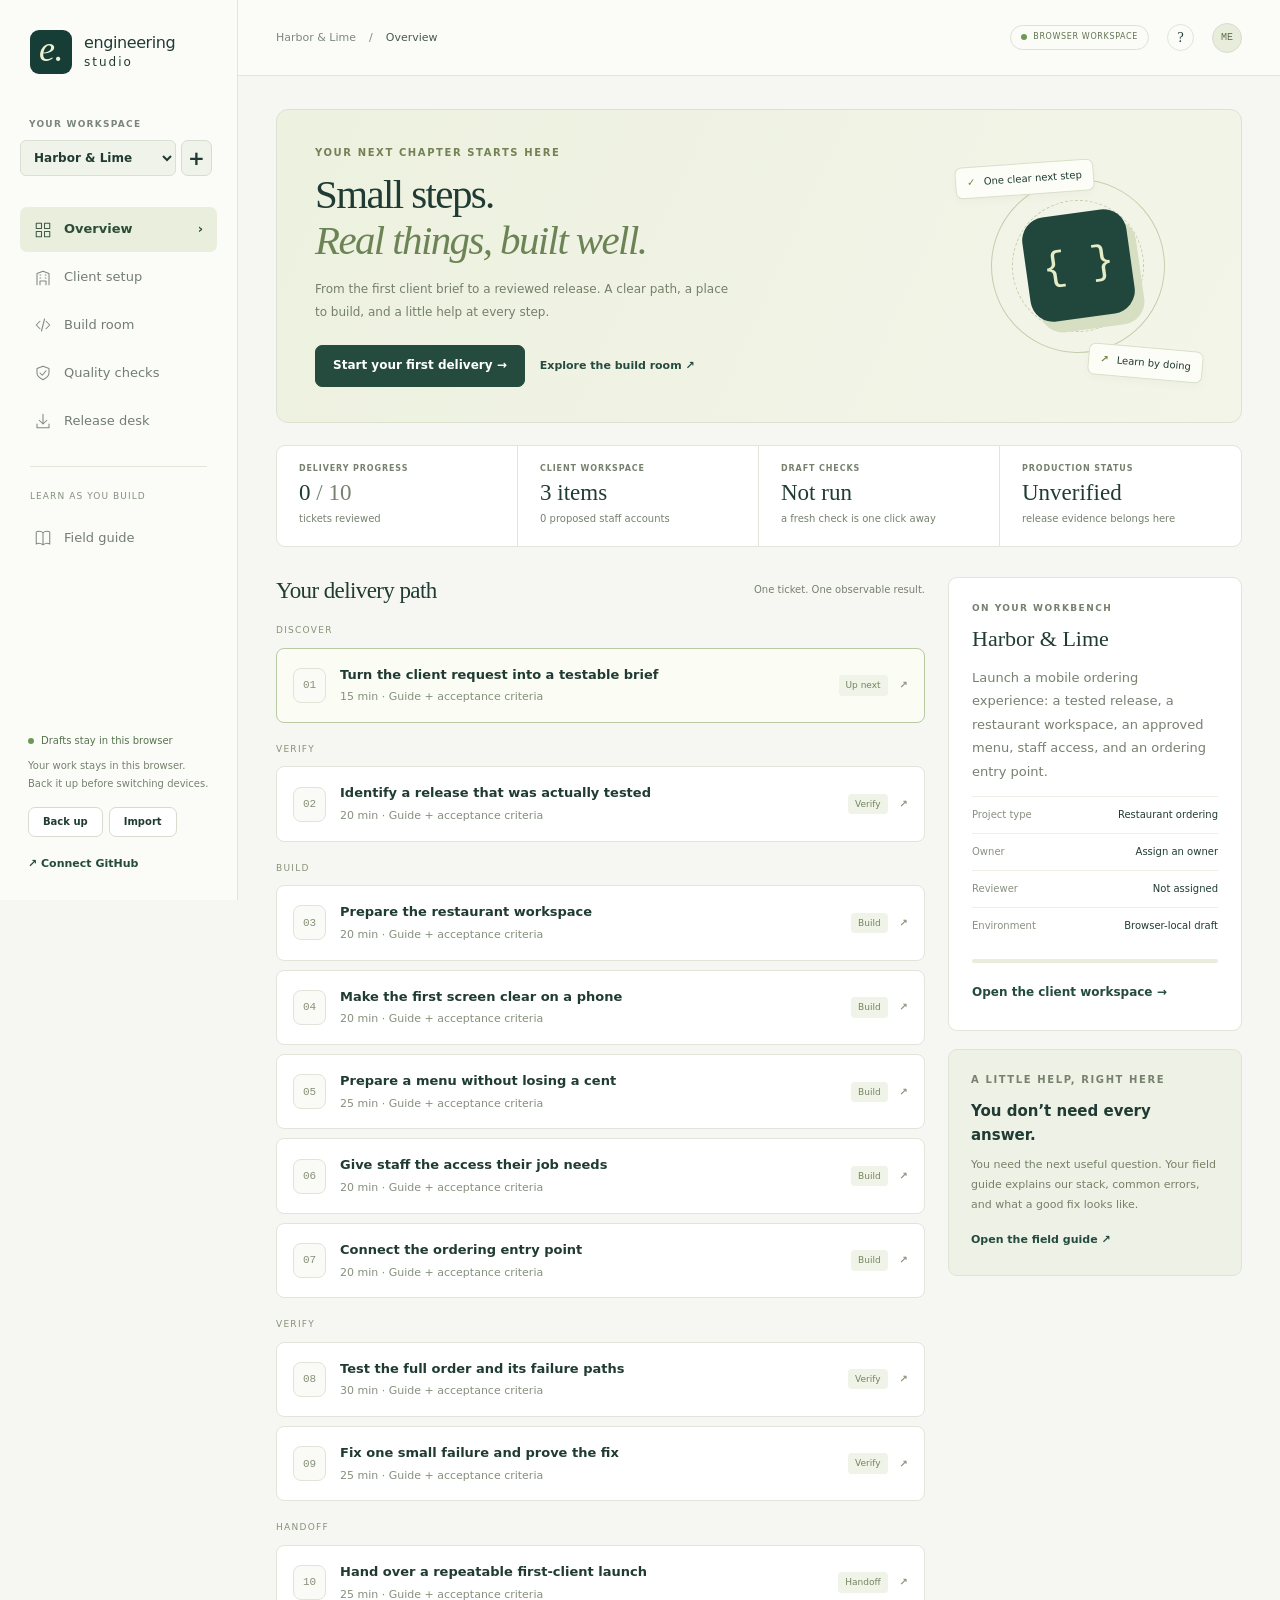
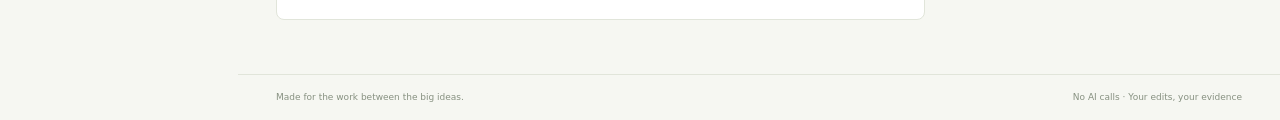
<file: engineering/index.html>
<!doctype html>
<html lang="en"><head>
<meta charset="utf-8"><meta name="viewport" content="width=device-width, initial-scale=1">
<meta http-equiv="Content-Security-Policy" content="default-src 'self'; script-src 'self' 'unsafe-inline'; style-src 'self' 'unsafe-inline'; img-src 'self' data: blob:; connect-src 'self' https://api.github.com; frame-src blob:; object-src 'none'; base-uri 'none'; form-action 'none'">
<meta name="robots" content="noindex,nofollow"><meta name="referrer" content="no-referrer"><meta name="theme-color" content="#173e36">
<title>Engineering Studio — A little structure. A lot of progress.</title>
<link rel="stylesheet" href="studio.css"><link rel="icon" href="data:,">
<script src="vendor/qrcode.js" defer></script><script src="core.js" defer></script><script src="github.js" defer></script><script src="studio.js" defer></script>
</head><body>
<a class="skip" href="#main">Skip to workspace</a>
<aside class="rail">
 <a class="brand" href="#overview"><span class="brand-mark">e.</span><span>engineering<br><strong>studio</strong></span></a>
 <label class="rail-label" for="project-switch">YOUR WORKSPACE</label>
 <div class="project-select"><select id="project-switch" aria-label="Current workspace"><option>Loading…</option></select><button id="new-project" aria-label="Create another workspace">+</button></div>
 <nav id="navigation" aria-label="Main navigation"></nav>
 <div class="rail-bottom"><div class="local-status"><span class="status-dot"></span><span id="save-state" role="status">Opening workspace…</span></div><p>Your work stays in this browser.<br>Back it up before switching devices.</p><div class="rail-actions"><button id="export-backup">Back up</button><button id="import-backup">Import</button></div><button class="quiet connection-link" id="connect-button">↗ Connect GitHub</button></div>
</aside>
<div class="app-shell"><header class="topbar"><div class="breadcrumb"><span id="project-breadcrumb">Your workspace</span><span>/</span><strong id="view-breadcrumb">Overview</strong></div><div class="top-actions"><span class="mode-pill"><span class="status-dot"></span> BROWSER WORKSPACE</span><button class="icon-button" id="help-button" aria-label="Open field guide">?</button><button class="avatar" id="identity-button" aria-label="Set your name">ME</button></div></header><div id="notice" class="notice" role="status" hidden></div><main id="main" tabindex="-1"><div class="loading-state"><span class="eyebrow">ENGINEERING STUDIO</span><h1>A little structure.<br>A lot of progress.</h1><p>Opening your workbench…</p></div></main><footer class="app-footer"><span>Made for the work between the big ideas.</span><span>No AI calls · Your edits, your evidence</span></footer></div>
<input id="backup-file" type="file" accept=".json,application/json" hidden><dialog id="modal" aria-labelledby="modal-title"><div class="modal-heading"><h2 id="modal-title"></h2><button id="modal-close" class="icon-button" aria-label="Close dialog">×</button></div><div id="modal-body"></div></dialog><div id="toast" role="status" hidden></div>
<noscript>This workspace needs JavaScript to edit files, save drafts, and run checks.</noscript></body></html>
</file>
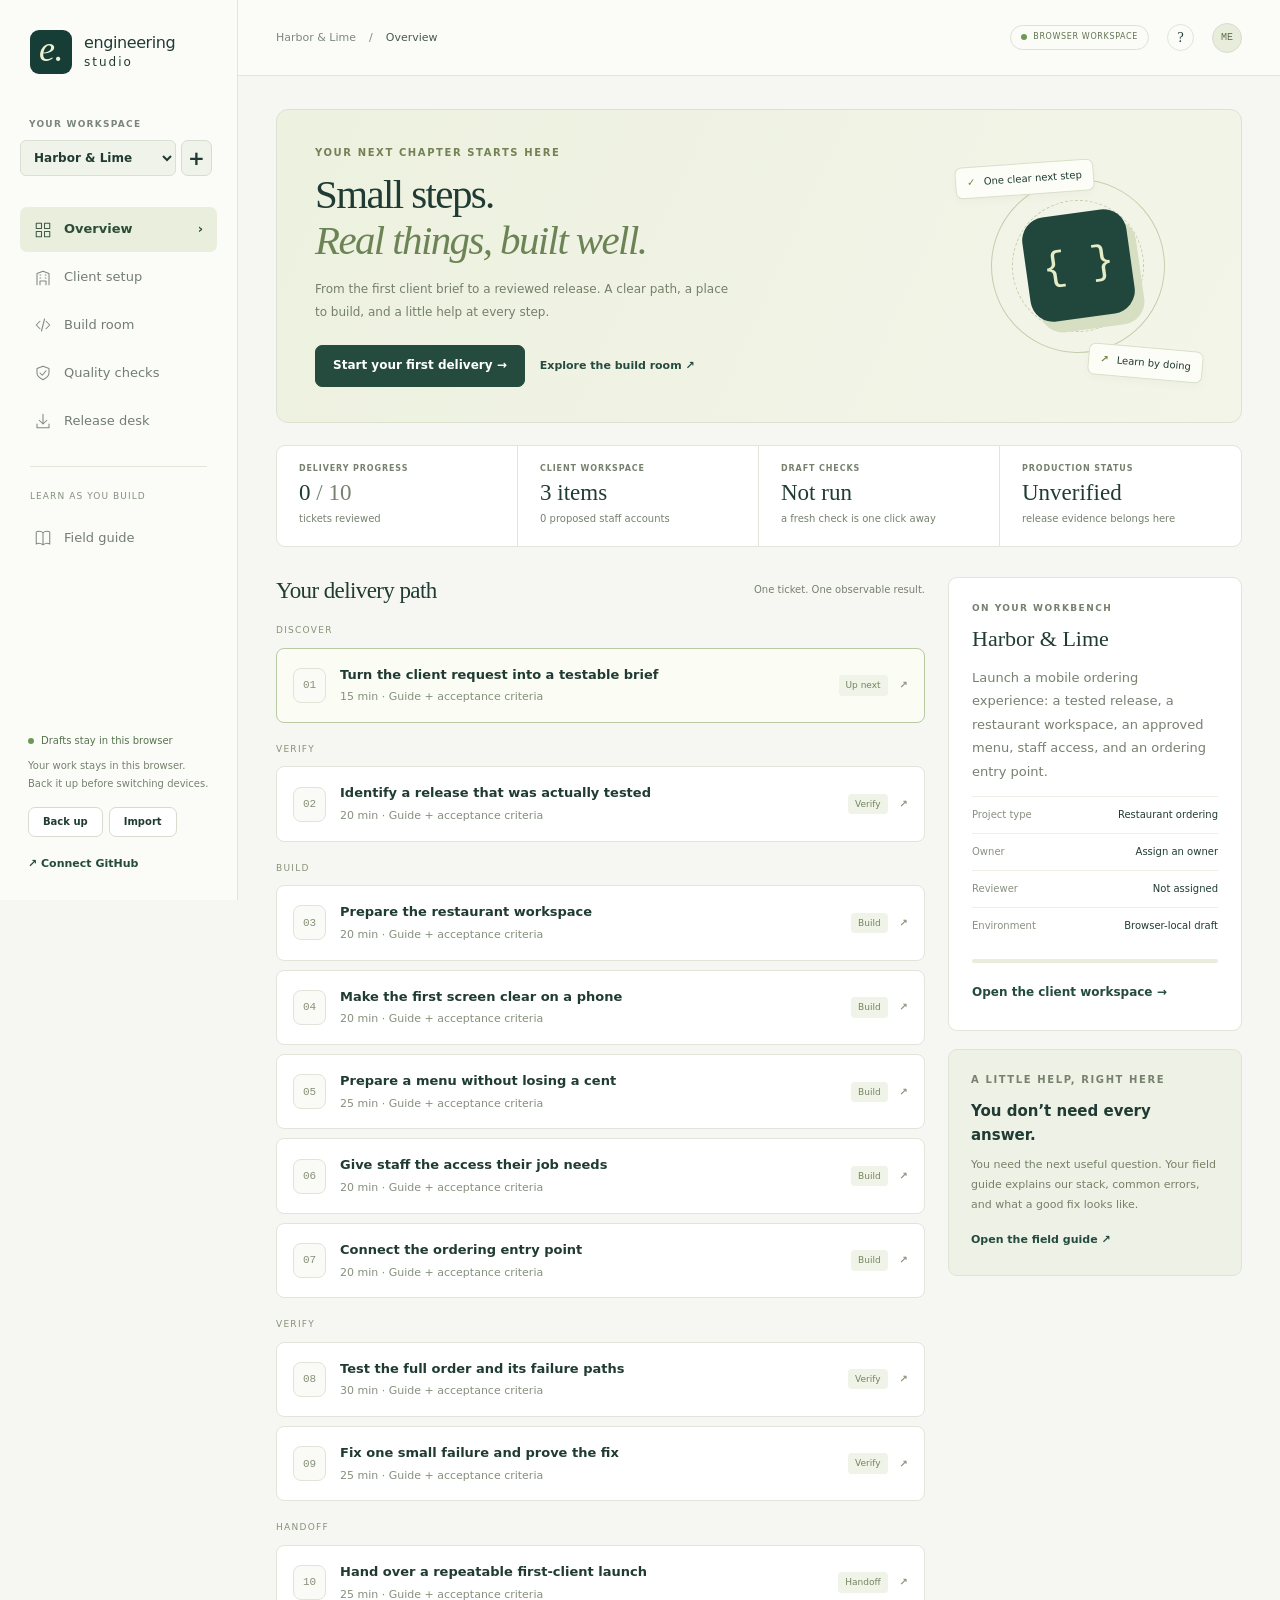
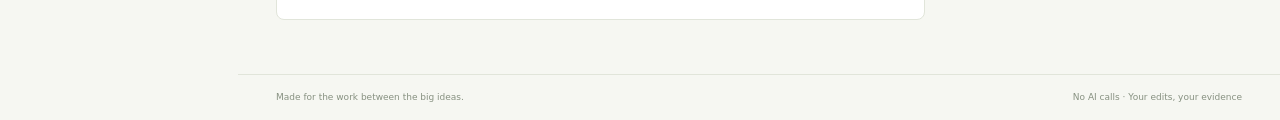
<file: Open Engineering Studio.html>
<!doctype html>
<html lang="en"><head>
<meta charset="utf-8"><meta name="viewport" content="width=device-width, initial-scale=1">
<meta http-equiv="Content-Security-Policy" content="default-src 'self'; script-src 'self' 'unsafe-inline'; style-src 'self' 'unsafe-inline'; img-src 'self' data: blob:; connect-src 'self' https://api.github.com; frame-src blob:; object-src 'none'; base-uri 'none'; form-action 'none'">
<meta name="robots" content="noindex,nofollow"><meta name="referrer" content="no-referrer"><meta name="theme-color" content="#173e36">
<title>Engineering Studio — A little structure. A lot of progress.</title>
<style>:root{color-scheme:light;--paper:#f6f7f2;--ink:#203b33;--muted:#76816f;--green:#244b3e;--deep:#173e36;--lime:#e5edb5;--line:#e1e5da;--soft:#edf0e5;--red:#a3473e;--mono:Consolas,'Courier New',monospace;--serif:Georgia,'Times New Roman',serif}*{box-sizing:border-box}body{margin:0;background:var(--paper);color:var(--ink);font:14px/1.6 'Segoe UI',system-ui,sans-serif}button,input,select,textarea{font:inherit;color:inherit}button{cursor:pointer;border:1px solid #d6dccf;background:white;padding:9px 15px;border-radius:7px;font-size:12px;font-weight:600;transition:background .16s}button:hover{background:#edf0e5}button:disabled{opacity:.48;cursor:not-allowed}a{color:var(--green);text-underline-offset:3px}button:focus-visible,a:focus-visible,summary:focus-visible{outline:3px solid #adbd66;outline-offset:3px}input:focus,select:focus,textarea:focus{outline:2px solid #829769;outline-offset:1px}input,select,textarea{border:1px solid #d9dfd2;border-radius:6px;background:white;padding:10px 12px;max-width:100%}textarea{resize:vertical}input[type=checkbox]{width:16px;height:16px;accent-color:var(--green);flex-shrink:0}input[type=color]{padding:3px;height:40px;width:60px}h1,h2,h3,p{margin-top:0}h1{font:400 clamp(32px,3.2vw,49px)/1.12 var(--serif);letter-spacing:-1.6px;margin-bottom:14px}h2{font:400 27px/1.2 var(--serif);letter-spacing:-.6px;margin-bottom:9px}h3{font-size:15px;margin-bottom:8px}p{color:var(--muted)}small{font-size:11px;color:var(--muted)}code{font:12px var(--mono);background:#edf0e7;padding:2px 4px;border-radius:3px;overflow-wrap:anywhere}pre{font:12px/1.7 var(--mono);white-space:pre-wrap;overflow-wrap:anywhere;border:1px solid var(--line);background:#f2f4ed;border-radius:7px;padding:16px;color:#354d42;max-height:320px;overflow:auto}hr{border:0;border-top:1px solid var(--line);margin:24px 0}[hidden]{display:none!important}.skip{position:fixed;left:15px;top:-100px;z-index:1000;background:white;padding:12px}.skip:focus{top:15px}.primary{background:var(--green);border-color:var(--green);color:white}.primary:hover{background:#173c2e}.soft{background:var(--soft)}.quiet{border:0;background:transparent;padding:5px 0;text-align:left;color:var(--green)}.danger{color:var(--red)}.small{font-size:11px;padding:5px 10px}.eyebrow{font-size:10px;font-weight:700;letter-spacing:.16em;color:var(--muted);display:block;margin-bottom:11px;text-transform:uppercase}.muted,.subtle{color:var(--muted)}.subtle{font-size:11px}.rail{width:238px;position:fixed;inset:0 auto 0 0;background:#fbfcf8;border-right:1px solid var(--line);padding:30px 20px 22px;display:flex;flex-direction:column;z-index:5}.brand{display:flex;align-items:center;gap:12px;color:var(--ink);text-decoration:none;line-height:1.15;font-size:16px;letter-spacing:-.4px;padding:0 10px;margin-bottom:43px}.brand strong{font-weight:500;letter-spacing:2px;font-size:12px}.brand-mark{width:42px;height:44px;background:var(--deep);color:#edf2d2;display:grid;place-content:center;border-radius:9px;font:italic 36px var(--serif);padding-bottom:7px}.rail-label{font-size:9px;letter-spacing:.14em;font-weight:700;color:#7a867c;padding:0 9px;margin-bottom:9px}.project-select{display:flex;gap:5px;margin-bottom:28px}.project-select select{width:156px;min-width:0;font-size:12px;font-weight:600;background:#f0f3e9;padding:9px}.project-select button{padding:0;width:31px;background:#f0f3e9;font-size:20px}.nav-link{display:flex;align-items:center;gap:12px;text-decoration:none;font-size:12px;color:#727d74;border-radius:7px;padding:12px 14px;margin:3px 0}.nav-link:hover{background:#f0f3e9}.nav-link.active{background:#e9eedd;color:#2d4c36;font-weight:650}.nav-icon{width:18px;height:18px;opacity:.9}.nav-arrow{margin-left:auto}.nav-divider{margin:23px 10px 12px;border-top:1px solid var(--line);padding-top:22px;font-size:9px;letter-spacing:.12em;color:#85907f}.rail-bottom{margin-top:auto;padding:24px 8px 0}.rail-bottom p{font-size:10px;line-height:1.8;margin:8px 0 14px}.local-status{display:flex;gap:7px;align-items:center;font-size:10px;color:#56734d}.status-dot{display:inline-block;width:6px;height:6px;border-radius:50%;background:#6f9757;flex-shrink:0}.rail-actions{display:flex;gap:6px}.rail-actions button{font-size:10px;padding:6px 14px}.connection-link{margin-top:13px;font-size:11px}.app-shell{margin-left:238px}.topbar{height:76px;background:#fbfcf8;border-bottom:1px solid var(--line);display:flex;align-items:center;justify-content:space-between;padding:0 38px;gap:20px}.breadcrumb{display:flex;gap:13px;align-items:center;font-size:11px;color:#7e887b}.breadcrumb strong{color:#485a4e;font-weight:500}.top-actions{display:flex;align-items:center;gap:18px}.mode-pill{border:1px solid #dde3d0;border-radius:20px;padding:5px 10px;font-size:8px;letter-spacing:.08em;display:flex;gap:6px;align-items:center;color:#627450}.icon-button{border:1px solid #dfe4d6;background:transparent;border-radius:50%;width:27px;height:27px;padding:0;font:14px var(--serif)}.avatar{border-radius:50%;width:30px;height:30px;padding:0;background:#e8eddb;color:#5f7050;font:10px var(--mono)}main{max-width:1650px;margin:auto;padding:33px 38px 45px;min-height:calc(100vh - 126px);outline:0}.page-heading{display:flex;justify-content:space-between;align-items:flex-start;gap:24px;margin:7px 0 27px}.page-heading p{max-width:580px;margin-bottom:0;font-size:12px;line-height:1.85}.page-heading h1{font-size:35px;letter-spacing:-1px}.actions{display:flex;align-items:center;gap:8px;flex-wrap:wrap}.hero{border:1px solid #dce2cf;border-radius:12px;background:linear-gradient(115deg,#edf1df,#f3f5e9);padding:35px 38px;display:grid;grid-template-columns:1fr 250px;gap:26px;overflow:hidden}.hero .eyebrow{color:#738155}.hero p{font-size:12px;line-height:1.9;max-width:425px;color:#748069;margin-bottom:22px}.hero h1 em{color:#6c8455;font-style:italic}.hero .primary{padding:10px 17px}.hero .quiet{font-size:11px;margin-left:7px}.hero-art{position:relative;min-height:165px;display:grid;place-items:center}.orbit{position:absolute;width:174px;height:174px;border:1px solid #c4cfac;border-radius:50%;transform:rotate(-20deg)}.orbit:before{content:'';position:absolute;inset:20px;border:1px dashed #c4cfac;border-radius:50%}.art-tile{width:105px;height:105px;background:#21473c;color:#e5edc8;border-radius:23px;display:grid;place-items:center;font:40px var(--mono);transform:rotate(-8deg);box-shadow:8px 12px 0 #d6dfc1}.art-chip{position:absolute;background:#fcfdf6;border:1px solid #d9e0c9;border-radius:7px;padding:7px 11px;font-size:10px;box-shadow:0 4px 10px #203b3306}.art-chip.one{left:2px;top:18px;transform:rotate(-4deg)}.art-chip.two{right:0;bottom:8px;transform:rotate(5deg)}.art-chip b{color:#718447;margin-right:5px}.stat-strip{display:grid;grid-template-columns:repeat(4,1fr);border:1px solid var(--line);border-radius:9px;background:#fff;margin:22px 0 30px}.stat{padding:17px 22px;border-right:1px solid var(--line)}.stat:last-child{border:0}.stat .eyebrow{font-size:8px;margin-bottom:5px;letter-spacing:.11em}.stat strong{font:23px var(--serif);display:block}.stat small{font-size:10px}.two-column{display:grid;grid-template-columns:minmax(0,1fr) 294px;gap:23px}.section-heading{display:flex;justify-content:space-between;align-items:center;gap:15px;margin:0 0 16px}.section-heading h2{font-size:23px;margin:0}.section-heading small{font-size:10px}.card{background:white;border:1px solid var(--line);border-radius:9px;padding:23px}.card+.card{margin-top:18px}.card .eyebrow{font-size:9px}.card p{font-size:12px;line-height:1.8}.mission{display:grid;grid-template-columns:34px 1fr auto;gap:13px;align-items:center;border:1px solid var(--line);background:white;border-radius:8px;padding:16px;margin-bottom:9px;text-align:left;width:100%}.mission:hover{border-color:#bbc9a5;background:#fcfdf8}.mission.next{border-color:#b8caa1;background:#fbfcf4}.mission-number{border:1px solid #dfe5d7;border-radius:8px;display:grid;place-items:center;width:33px;height:35px;font:11px var(--mono);color:#879078;background:#fafbf7}.mission.done .mission-number{background:#e6edda;color:#597447}.mission h3{font-size:12px;margin:0 0 3px}.mission p{font-size:10px;margin:0;color:#85907d;font-weight:400}.mission-end{font-size:10px;color:#8a947e;display:flex;align-items:center;gap:12px}.tag{font-size:9px;font-weight:500;border-radius:4px;padding:3px 7px;color:#74845f;background:#f0f3e7;white-space:nowrap}.tag.ok{background:#e8f0dc;color:#53753f}.tag.warn{background:#fbf1dc;color:#96732f}.tag.error{background:#fae7e3;color:#a04f41}.phase-label{font-size:9px;letter-spacing:.14em;color:#879277;margin:19px 0 10px}.brief-title{font:22px var(--serif);margin:5px 0 14px}.data-pair{display:flex;justify-content:space-between;gap:16px;border-top:1px solid #edf0e7;padding:10px 0;font-size:10px}.data-pair span{color:#889180}.data-pair b{font-weight:500;text-align:right;max-width:60%;overflow-wrap:anywhere}.info-card{background:#eef1e5;border:1px solid #dfe5d2;border-radius:9px;padding:22px;margin-top:18px}.info-card p{font-size:11px;color:#768168;line-height:1.8}.info-card .quiet{font-size:11px}.progress-track{height:4px;background:#e8eddc;border-radius:10px;margin:15px 0;overflow:hidden}.progress-track i{display:block;height:100%;background:#759259}.app-footer{border-top:1px solid var(--line);display:flex;justify-content:space-between;gap:20px;padding:15px 38px;color:#879181;font-size:9px}.notice{margin:18px 38px 0;padding:13px 17px;background:#fff4d8;border:1px solid #e3cf9b;border-radius:7px;color:#866927;font-size:12px}.notice button{margin-left:8px}.tabs{display:flex;gap:6px;border-bottom:1px solid var(--line);margin-bottom:26px;overflow-x:auto}.tab{border:0;border-radius:0;background:none;padding:11px 17px;color:#8b9482;white-space:nowrap}.tab.active{color:var(--green);box-shadow:inset 0 -2px var(--green);background:transparent}.form-grid{display:grid;grid-template-columns:1fr 1fr;gap:19px}.field{display:flex;flex-direction:column;gap:6px;font-size:11px;font-weight:600;min-width:0}.field input,.field textarea,.field select{width:100%;font-size:12px;font-weight:400}.field small{font-size:10px;line-height:1.7;font-weight:400}.span-2{grid-column:span 2}.form-actions{display:flex;justify-content:space-between;gap:15px;align-items:center;border-top:1px solid var(--line);padding-top:19px;margin-top:23px}.form-actions small{font-size:10px}.check-row{display:flex;align-items:flex-start;gap:10px;font-size:12px;margin:13px 0}.check-row label{line-height:1.7}.check-row small{display:block}.setup-grid{display:grid;grid-template-columns:minmax(0,1fr) 320px;gap:25px}.setup-preview{border:1px solid #dfe4d4;background:#e9ede1;border-radius:9px;padding:23px;align-self:start}.phone{border:5px solid #344b3a;border-radius:26px;background:#faf9f0;overflow:hidden;box-shadow:0 8px 15px #203b330c;max-width:290px;margin:auto;min-height:443px}.phone-status{display:flex;justify-content:space-between;padding:8px 18px;font-size:9px}.phone-content{padding:14px 18px}.phone-content h2{font-size:26px;margin-bottom:8px;line-height:1.1}.phone-content p{font-size:10px}.menu-preview-item{border-top:1px solid #e0e4d6;padding:13px 0;display:flex;gap:10px;align-items:center}.menu-tile{height:43px;width:44px;flex-shrink:0;background:#e7ebd9;border-radius:7px;color:#72805b;display:grid;place-items:center;font-size:21px}.menu-preview-item h3{font-size:11px;margin-bottom:2px}.menu-preview-item small{font-size:9px}.phone-bottom{background:#234b3e;color:white;padding:10px;margin:15px 0;border-radius:7px;text-align:center;font-size:10px}.draft-caption{font-size:10px;line-height:1.8;text-align:center;color:#869178;margin:18px 0 0}.table-wrap{width:100%;overflow:auto}table{width:100%;border-collapse:collapse;font-size:12px}th{text-align:left;font-size:9px;letter-spacing:.07em;color:#8a947e;font-weight:500;border-bottom:1px solid var(--line);padding:11px 12px;background:#fafbf6}td{padding:15px 12px;border-bottom:1px solid #ecf0e6}td small{display:block;font-size:10px}.empty{padding:32px 20px;text-align:center;color:#8a967f;font-size:12px}.plain-list{padding-left:19px;font-size:12px;line-height:1.9;color:#718167}.summary-banner{padding:21px 24px;background:#ecf1df;border:1px solid #d9e3c4;border-radius:8px;margin-bottom:22px;display:flex;align-items:center;justify-content:space-between;gap:18px}.summary-banner h2{font-size:22px;margin-bottom:5px}.summary-banner p{margin:0;font-size:11px}.check-result{display:grid;grid-template-columns:23px 1fr auto;align-items:start;gap:11px;padding:13px 0;border-bottom:1px solid var(--line)}.check-result>span:first-child{font-size:15px;color:#718a51}.check-result.fail>span:first-child{color:#ad6c4a}.check-result h3{font-size:12px;margin:0 0 3px}.check-result p{font-size:11px;margin:0}.test-date{font-size:10px;color:var(--muted)}.build-header{margin-bottom:15px}.build-layout{display:grid;grid-template-columns:263px minmax(0,1fr);gap:17px}.lesson-panel{background:#fff;border:1px solid var(--line);border-radius:8px;padding:19px;align-self:start}.lesson-panel h2{font-size:22px}.lesson-panel p,.lesson-panel li{font-size:11px;line-height:1.8}.lesson-panel ol{padding-left:18px;color:#78856b}.lesson-panel li{margin-bottom:10px}.lesson-panel select{width:100%;font-size:11px;margin:5px 0 17px}.lesson-panel details{border-top:1px solid var(--line);padding:12px 0;font-size:11px}.lesson-panel summary{cursor:pointer;font-weight:600}.lesson-panel pre{font-size:10px}.workbench{min-width:0}.editor-panel{background:#172d27;border:1px solid #294436;border-radius:8px;overflow:hidden;color:#e2e9db}.editor-toolbar{display:flex;justify-content:space-between;align-items:center;padding:0 13px;background:#1d342c;border-bottom:1px solid #344a3b;gap:10px}.file-tabs{display:flex;overflow:auto}.file-tab{border:0;border-bottom:2px solid transparent;background:transparent;color:#8faaa0;font:11px var(--mono);border-radius:0;padding:12px 13px}.file-tab.active{color:#ebf0d9;background:#213c30;border-bottom-color:#baca90}.editor-toolbar>small{font-size:9px;color:#86a193;white-space:nowrap}.editor-inner{display:grid;grid-template-columns:42px minmax(0,1fr);height:325px}.line-numbers{color:#688376;text-align:right;margin:0;overflow:hidden;user-select:none;padding:17px 9px 17px 0;line-height:22px;font-size:12px;background:#172d27;border:0;border-radius:0}.code-editor{width:100%;height:325px;resize:none;border:0;border-radius:0;padding:17px 15px 17px 5px;background:#172d27;color:#d9e6c9;font:12px/22px var(--mono);white-space:pre;overflow:auto;tab-size:2;outline:none!important}.editor-foot{display:flex;justify-content:space-between;padding:8px 15px;border-top:1px solid #304c3b;color:#7f9c8a;font-size:9px}.workbench-actions{display:flex;justify-content:space-between;align-items:center;gap:10px;padding:13px 0;flex-wrap:wrap}.result-panel{border:1px solid var(--line);border-radius:8px;background:#fff;overflow:hidden}.panel-bar{display:flex;justify-content:space-between;align-items:center;padding:11px 15px;border-bottom:1px solid var(--line);font-size:10px;color:#758368}.preview-holder{background:#edf1e7;padding:16px;height:330px;display:flex;justify-content:center}.preview-holder iframe{border:1px solid #d9e2d0;width:100%;height:100%;background:white;border-radius:5px}.preview-holder.phone-view iframe{width:320px;max-width:100%}.console{padding:13px 16px;max-height:180px;overflow:auto;background:#fafcf5;font:11px/1.8 var(--mono)}.console p{margin:3px 0;color:#7a8770;overflow-wrap:anywhere}.console .pass{color:#567d45}.console .fail{color:#a24f40}.build-notes{margin-top:16px}.build-notes textarea{width:100%;height:90px;font-size:11px}.token-note{background:#f4f6ed;border:1px solid var(--line);border-radius:7px;padding:14px;font-size:11px;margin:15px 0;color:#718166}.connection-card{border:1px solid var(--line);border-radius:8px;background:#fff;padding:22px}.connection-card input{width:100%}.remote-grid{display:grid;grid-template-columns:1fr 1fr 1fr;gap:13px}.run-card{border:1px solid var(--line);border-radius:7px;padding:13px 15px;display:flex;justify-content:space-between;gap:15px;margin-bottom:8px}.run-card h3{font-size:12px}.run-card p{font-size:10px;margin:0}.search-box{width:100%;font-size:13px;padding:13px 17px;margin-bottom:24px}.guide-grid{display:grid;grid-template-columns:repeat(3,minmax(0,1fr));gap:16px}.guide-card{padding:22px;min-height:140px;text-align:left;font-weight:400;display:flex;flex-direction:column;background:white}.guide-card .eyebrow{font-size:8px}.guide-card h3{font:21px var(--serif);margin-bottom:9px}.guide-card p{font-size:11px;line-height:1.8;margin-bottom:0}.guide-card>span:last-child{margin-top:auto;padding-top:13px;font-size:11px;color:#638149}.qr-box{text-align:center;background:white;border:1px dashed #cad5b9;border-radius:9px;padding:23px}.qr-box svg{max-width:100%;width:200px;height:200px}.qr-box p{font-size:11px;overflow-wrap:anywhere}.hint{background:#f2f5e9;border-left:3px solid #b7c890;padding:13px 16px;margin:17px 0;font-size:12px;color:#748268}.review-grid{display:grid;grid-template-columns:1fr 1fr;gap:18px}.release-gate{padding:19px;background:white;border:1px solid var(--line);border-radius:9px}.release-gate .eyebrow{font-size:9px}.release-gate h3{font:21px var(--serif)}.release-gate p{font-size:11px;line-height:1.8}.release-gate input{width:100%;margin-top:9px;font-size:11px}.release-gate .tag{display:inline-block;margin-bottom:10px}.loading-state{padding:75px 40px;text-align:center}.progress-list{counter-reset:step}.progress-list>div{display:grid;grid-template-columns:27px 1fr;gap:12px;margin:16px 0}.progress-list>div:before{counter-increment:step;content:counter(step,decimal-leading-zero);font:11px var(--mono);color:#8a9c6f;padding-top:3px}.progress-list h3{font-size:12px}.progress-list p{font-size:12px;color:#75806d;margin-bottom:0}.review-textarea{width:100%;height:100px;font-size:12px}.inline-error{color:#a34c3e;font-size:11px;margin-top:7px}dialog{border:1px solid #d4ddc6;border-radius:13px;padding:28px;max-width:740px;width:calc(100% - 30px);max-height:88vh;color:var(--ink);box-shadow:0 24px 90px #17352f30}dialog::backdrop{background:#142f2960;backdrop-filter:blur(3px)}.modal-heading{display:flex;align-items:start;justify-content:space-between;gap:20px;margin-bottom:20px}.modal-heading h2{font-size:27px;margin:0}.modal-heading button{flex-shrink:0}dialog p{font-size:12px;line-height:1.8}dialog .field{margin:12px 0}dialog .actions{margin-top:22px}dialog ul{font-size:12px;line-height:1.9;padding-left:18px}#toast{position:fixed;bottom:22px;left:calc(50% + 100px);transform:translateX(-50%);max-width:500px;background:#214535;color:#ecf3df;padding:12px 20px;border-radius:8px;box-shadow:0 5px 25px #173d2925;z-index:50;font-size:12px}.ticket-footer{position:sticky;bottom:-28px;background:white;border-top:1px solid var(--line);padding:15px 0 0;margin-top:23px;display:flex;justify-content:space-between;align-items:center;gap:14px}.ticket-footer small{font-size:10px}.diagram{display:grid;grid-template-columns:repeat(4,1fr);gap:12px;margin:20px 0}.diagram div{background:#eff3e5;border:1px solid var(--line);padding:13px;border-radius:7px;font-size:11px}.diagram small{display:block;font-size:9px;margin-top:4px}
@media(min-width:1500px){main{padding-left:52px;padding-right:52px}.hero{padding:43px}.hero-art{margin-right:40px}.two-column{grid-template-columns:1fr 325px}.build-layout{grid-template-columns:290px 1fr}.editor-inner,.code-editor{height:370px}.preview-holder{height:360px}}@media(max-width:1150px){.rail{width:205px;padding:25px 14px}.app-shell{margin-left:205px}.project-select select{width:145px}.brand{padding:0 6px}.topbar{padding:0 25px}main{padding:25px}.two-column{grid-template-columns:1fr 250px}.hero{grid-template-columns:1fr 190px;padding:29px}.hero-art{transform:scale(.88)}.setup-grid{grid-template-columns:minmax(0,1fr) 260px;gap:17px}.setup-preview{padding:15px}.build-layout{grid-template-columns:225px minmax(0,1fr)}.guide-grid{grid-template-columns:1fr 1fr}.stat{padding:15px}.remote-grid{grid-template-columns:1fr 1fr}.remote-grid>*:last-child{grid-column:span 2}}@media(max-width:900px){.two-column{grid-template-columns:1fr}.aside-stack{display:grid;grid-template-columns:1fr 1fr;gap:18px}.aside-stack .info-card{margin-top:0}.setup-grid{grid-template-columns:1fr}.setup-preview{display:none}.hero{grid-template-columns:1fr 150px}.hero-art{transform:scale(.72)}.build-layout{grid-template-columns:1fr}.lesson-panel{display:grid;grid-template-columns:1fr 1fr;gap:0 20px}.lesson-panel h2,.lesson-panel>select,.lesson-panel>.eyebrow{grid-column:span 2}.lesson-panel details{grid-column:span 2}.mode-pill{display:none}.review-grid{grid-template-columns:1fr}.stat-strip{grid-template-columns:1fr 1fr}.stat:nth-child(2){border-right:0}.stat:nth-child(-n+2){border-bottom:1px solid var(--line)}.top-actions{gap:10px}.diagram{grid-template-columns:1fr 1fr}}@media(max-width:650px){.rail{position:static;width:100%;padding:15px 16px;border-right:0;border-bottom:1px solid var(--line)}.brand{margin:0 0 16px;font-size:13px;gap:9px}.brand-mark{width:32px;height:34px;font-size:29px}.brand strong{font-size:10px}.rail-label,.rail-bottom p,.nav-divider{display:none}.project-select{position:absolute;right:15px;top:18px;margin:0}.project-select select{max-width:150px}.project-select button{width:29px}#navigation{display:flex;overflow-x:auto;gap:5px}.nav-link{white-space:nowrap;padding:8px 11px;gap:6px;font-size:10px;margin:0}.nav-link .nav-icon{width:14px;height:14px}.nav-arrow{display:none}.rail-bottom{padding:12px 2px 0;display:flex;justify-content:space-between;align-items:center;gap:8px}.rail-actions{margin-left:auto}.connection-link{margin:0;font-size:10px}.local-status{font-size:9px}.rail-actions button{padding:4px 7px;font-size:9px}.app-shell{margin-left:0}.topbar{height:52px;padding:0 18px}.breadcrumb{font-size:10px;gap:8px}.breadcrumb>span:first-child{max-width:160px;overflow:hidden;white-space:nowrap;text-overflow:ellipsis}.avatar{width:26px;height:26px;font-size:9px}main{padding:20px 16px}.hero{display:block;padding:26px 24px}.hero-art{display:none}.hero h1{font-size:37px}.hero p{font-size:11px}.hero .actions{gap:8px}.hero .quiet{margin:0}.stat-strip{margin:16px 0 25px}.stat{padding:14px 17px}.stat strong{font-size:21px}.stat .eyebrow{font-size:8px}.mission{padding:13px;gap:10px;grid-template-columns:29px 1fr auto}.mission-number{width:29px;height:32px}.mission h3{font-size:11px}.mission-end .tag{display:none}.section-heading h2{font-size:23px}.aside-stack{display:block}.aside-stack .info-card{margin-top:16px}.app-footer{padding:15px 18px;display:block;font-size:8px}.app-footer span{display:block}.page-heading{display:block;margin:4px 0 22px}.page-heading .actions{margin-top:16px}.page-heading h1{font-size:33px}.form-grid{grid-template-columns:1fr;gap:15px}.span-2{grid-column:auto}.card{padding:20px}.tabs{gap:0;margin-bottom:20px}.tab{padding:10px 12px;font-size:11px}.form-actions{align-items:start;flex-direction:column}.guide-grid{grid-template-columns:1fr}.guide-card{min-height:auto}.lesson-panel{display:block;padding:18px}.editor-inner{grid-template-columns:32px minmax(0,1fr)}.code-editor{font-size:11px}.line-numbers{font-size:11px;padding-right:6px}.editor-toolbar{padding:0 3px}.file-tab{padding:12px 10px;font-size:10px}.editor-toolbar>small{display:none}.workbench-actions{align-items:flex-start}.workbench-actions button{font-size:10px;padding:7px 10px}.preview-holder{height:365px;padding:10px}.summary-banner{display:block;padding:18px}.summary-banner .actions{margin-top:13px}.check-result{grid-template-columns:18px 1fr auto;gap:9px}.check-result .tag{font-size:8px}.remote-grid{grid-template-columns:1fr}.remote-grid>*:last-child{grid-column:auto}.notice{margin:13px 16px 0;font-size:11px}#toast{left:50%;max-width:calc(100vw - 25px);width:max-content;font-size:11px;bottom:14px}.ticket-footer{flex-wrap:wrap}.diagram{grid-template-columns:1fr 1fr}}
@media(prefers-reduced-motion:reduce){*{transition:none!important;scroll-behavior:auto!important}}
.nav-link{font-size:13px}.card p{font-size:13px}.lesson-panel p,.lesson-panel li{font-size:12px}.field{font-size:12px}.code-editor,.line-numbers{font-size:13px;line-height:23px}.editor-inner{height:345px}.code-editor{height:345px}.mission h3{font-size:13px}.mission p{font-size:11px}.table-wrap{font-size:13px}.workbench .quiet+.quiet{margin-left:12px}@media(max-width:650px){.nav-link{font-size:11px}.mission h3{font-size:12px}.mission p{font-size:10px}.code-editor,.line-numbers{font-size:12px}}
</style><link rel="icon" href="data:,">

</head><body>
<a class="skip" href="#main">Skip to workspace</a>
<aside class="rail">
 <a class="brand" href="#overview"><span class="brand-mark">e.</span><span>engineering<br><strong>studio</strong></span></a>
 <label class="rail-label" for="project-switch">YOUR WORKSPACE</label>
 <div class="project-select"><select id="project-switch" aria-label="Current workspace"><option>Loading…</option></select><button id="new-project" aria-label="Create another workspace">+</button></div>
 <nav id="navigation" aria-label="Main navigation"></nav>
 <div class="rail-bottom"><div class="local-status"><span class="status-dot"></span><span id="save-state" role="status">Opening workspace…</span></div><p>Your work stays in this browser.<br>Back it up before switching devices.</p><div class="rail-actions"><button id="export-backup">Back up</button><button id="import-backup">Import</button></div><button class="quiet connection-link" id="connect-button">↗ Connect GitHub</button></div>
</aside>
<div class="app-shell"><header class="topbar"><div class="breadcrumb"><span id="project-breadcrumb">Your workspace</span><span>/</span><strong id="view-breadcrumb">Overview</strong></div><div class="top-actions"><span class="mode-pill"><span class="status-dot"></span> BROWSER WORKSPACE</span><button class="icon-button" id="help-button" aria-label="Open field guide">?</button><button class="avatar" id="identity-button" aria-label="Set your name">ME</button></div></header><div id="notice" class="notice" role="status" hidden></div><main id="main" tabindex="-1"><div class="loading-state"><span class="eyebrow">ENGINEERING STUDIO</span><h1>A little structure.<br>A lot of progress.</h1><p>Opening your workbench…</p></div></main><footer class="app-footer"><span>Made for the work between the big ideas.</span><span>No AI calls · Your edits, your evidence</span></footer></div>
<input id="backup-file" type="file" accept=".json,application/json" hidden><dialog id="modal" aria-labelledby="modal-title"><div class="modal-heading"><h2 id="modal-title"></h2><button id="modal-close" class="icon-button" aria-label="Close dialog">×</button></div><div id="modal-body"></div></dialog><div id="toast" role="status" hidden></div>
<noscript>This workspace needs JavaScript to edit files, save drafts, and run checks.</noscript><script>globalThis.STUDIO_DATA={"practice":{"starter":{"html":"\u003cmain>\n  \u003cp class=\"eyebrow\">ST. PETE BEACH · PRACTICE BAR\u003c/p>\n  \u003ch1>My beach bar\u003c/h1>\n  \u003cp>A little sunshine, one order at a time.\u003c/p>\n  \u003carticle>\n    \u003cspan class=\"dish\">☀\u003c/span>\n    \u003ch2>Sunset fish tacos\u003c/h2>\n    \u003cp>Grilled fish, lime slaw, warm tortillas.\u003c/p>\n    \u003cstrong>$12.99\u003c/strong>\n    \u003cbutton id=\"add\">Add to order\u003c/button>\n  \u003c/article>\n  \u003csection class=\"cart\">\n    \u003ch2>Your order\u003c/h2>\n    \u003cp>\u003cspan id=\"quantity\">0\u003c/span> items · \u003cstrong id=\"total\">$0.00\u003c/strong>\u003c/p>\n    \u003clabel>Table number \u003cinput id=\"table\" maxlength=\"20\" placeholder=\"e.g. 4\">\u003c/label>\n    \u003cbutton id=\"checkout\">Place practice order\u003c/button>\n    \u003cp id=\"message\" role=\"status\">\u003c/p>\n  \u003c/section>\n  \u003csmall>Fictional practice order. No payment or restaurant connection.\u003c/small>\n\u003c/main>","css":":root { --accent: #087565; }\n* { box-sizing: border-box; }\nbody { margin: 0; background: #faf7ed; color: #193f38; font: 15px/1.6 system-ui; }\nmain { max-width: 560px; margin: auto; padding: 24px; }\nh1 { font: 34px/1.15 Georgia, serif; margin: 14px 0; }\nh2 { font-size: 18px; }\n.eyebrow { font-size: 10px; letter-spacing: .12em; color: var(--accent); }\narticle, .cart { background: white; padding: 20px; border: 1px solid #dde5d6; border-radius: 14px; margin: 20px 0; }\n.dish { display: grid; place-items: center; height: 80px; background: #f4dc9d; font-size: 45px; border-radius: 9px; }\nbutton { display: block; width: 100%; background: var(--accent); color: white; border: 0; border-radius: 9px; padding: 13px; margin-top: 12px; cursor: pointer; font: inherit; }\ninput { display: block; width: 100%; padding: 10px; border: 1px solid #a8bfb1; border-radius: 6px; font: inherit; }\nsmall { color: #60766c; }\n#message { font-weight: 650; }","js":"// Keep money in integer cents. This is a browser practice model.\nconst priceCents = 1299;\nlet quantity = 0;\nconst money = cents => '$' + (cents / 100).toFixed(2);\nfunction updateCart() {\n  document.querySelector('#quantity').textContent = quantity;\n  document.querySelector('#total').textContent = money(priceCents * quantity);\n}\ndocument.querySelector('#add').addEventListener('click', () => {\n  quantity += 1;\n  updateCart();\n  console.log('Cart now has ' + quantity + ' item(s).');\n});\ndocument.querySelector('#checkout').addEventListener('click', () => {\n  const table = document.querySelector('#table').value.trim();\n  const message = document.querySelector('#message');\n  if (quantity \u003c 1) {\n    message.textContent = 'Add an item first.';\n    return;\n  }\n  if (!table) {\n    message.textContent = 'Please enter a table number.';\n    return;\n  }\n  message.textContent = 'Practice order ready for Table ' + table + '.';\n  console.log('Practice order prepared. Nothing was sent to a restaurant.');\n});\nupdateCart();"},"lessons":[{"id":"page","title":"Give your app a home","minutes":10,"goal":"Change the title of your first ordering page, then see it in the preview.","explanation":"HTML is the structure: headings, menu cards, inputs and buttons. A small visible change is your first complete slice. The starter already works, so you can learn by changing one thing at a time.","steps":["Open index.html. Replace “My beach bar” inside the h1 with a fictional bar name.","Choose Run preview and look for your new heading.","Choose Run behavior checks. Write down which line changed the page."],"notebook":"A browser reads HTML as a tree. h1 is the page heading; an id gives one element a name JavaScript can find. Write: edit → run → observe → check.","sourcePaths":["TideCasa.Blazor/Components/Pages/RestaurantOrder.razor"]},{"id":"design","title":"Make it feel like your bar","minutes":15,"goal":"Restyle the same app and check it at a phone width.","explanation":"CSS changes presentation without changing the order calculation. Use the --accent variable to give your bar a color. A readable button and a usable phone layout matter more than decoration.","steps":["Open styles.css. Change --accent to #a54929, or choose your own color.","Run preview, then choose Phone. Keep the buttons and table field easy to read.","Check the layout and describe your design choice in your notes."],"notebook":"HTML is structure. CSS is appearance. JavaScript is browser behavior. A CSS variable such as --accent lets several controls share one value.","sourcePaths":["TideCasa.Blazor/wwwroot/app.css"]},{"id":"cart","title":"Follow an order through state","minutes":20,"goal":"Add two items and prove the subtotal is $25.98.","explanation":"State is the information the app remembers while it runs. Here it is quantity. The subtotal is derived from quantity × price. The live app asks its API for authoritative prices; this isolated example teaches the calculation.","steps":["Open app.js and find quantity, priceCents and updateCart.","Run preview. Press Add to order twice and inspect the total.","Run behavior checks, then try the debugging challenge below. Fix the operator and run the checks again."],"notebook":"1299 cents × 2 = 2598 cents = $25.98. The displayed total follows state. In production the server validates prices, quantities and menu availability.","sourcePaths":["TideCasa.Blazor/Components/Pages/RestaurantOrder.razor.cs","TideCasa.Api/Features/RestaurantOrdering/RestaurantOrderingStore.cs"]},{"id":"table","title":"Catch a missing table","minutes":15,"goal":"Explain why an order needs both an item and a table number.","explanation":"Validation gives the customer a clear way to recover. This practice button displays a message only; it does not save an order. Production repeats validation on the server because browser checks can be bypassed.","steps":["Run preview and try placing an order before adding an item.","Add an item. Leave the table blank, then try again. Enter 4 and retry.","Run behavior checks. Trace each early return in app.js and describe the error it prevents."],"notebook":"A useful error says what to fix. UI validation helps the person; server validation protects the records. Neither a clicked button nor a success message proves durable storage.","sourcePaths":["TideCasa.Contracts/RestaurantOrdering.cs","TideCasa.Api/Features/RestaurantOrdering/RestaurantOrderingEndpoints.cs"]}]},"csharp":{"lessons":[{"id":"money","title":"Add an order in cents","minutes":15,"goal":"Calculate a fictional lunch total without losing cents.","explanation":"An int stores whole cents. decimal handles the fractional tax calculation; rounding converts it back to cents. The m suffix makes a decimal literal. checked makes an arithmetic overflow fail visibly. The sample uses a fictional 7.5% tax and a stated rounding rule, not tax advice or a complete checkout implementation.","steps":["Read the Check calls before reading Quote. Predict the total on paper.","Trace 1,299 cents times 2, then round the sample tax once and add the 400-cent tip.","Download the C# project and run dotnet run locally. Match the output below.","Change AwayFromZero to ToEven. Run again and use the failing half-cent check to find the difference.","Restore the rounding rule, rerun, and record why the boundary case matters."],"notebook":"Prediction: 1299 × 2 = ____ cents.\nTax: 2598 × 750 / 10000 = ____ cents before rounding.\nTotal including 400-cent tip: ____ cents.\nBug observed:\nFix and evidence:","source":"using System;\n\n// Fictional Lantern Cafe: two lunches, a sample tax, and a tip.\nvar quote = Quote(1299, 2, 750, 400);\nCheck(quote.Subtotal == 2598, \"Two lunches cost 2598 cents.\");\nCheck(quote.Tax == 195, \"The sample tax rounds to 195 cents.\");\nCheck(quote.Total == 3193, \"Total includes subtotal, tax, and tip.\");\nCheck(Quote(10, 1, 500, 0).Tax == 1, \"Half a cent rounds away from zero.\");\nCheck(Quote(100, 1, 0, 0).Total == 100, \"Zero tax and tip add nothing.\");\n\nConsole.WriteLine($\"Subtotal: {quote.Subtotal} cents\");\nConsole.WriteLine($\"Tax: {quote.Tax} cents; tip: 400 cents\");\nConsole.WriteLine($\"Total: {quote.Total} cents\");\nConsole.WriteLine(\"PASS: money\");\n\nstatic (int Subtotal, int Tax, int Total) Quote(\n    int unitCents, int quantity, int taxBasisPoints, int tipCents)\n{\n    if (unitCents \u003c 0 || quantity is \u003c 1 or > 20 ||\n        taxBasisPoints is \u003c 0 or > 2500 || tipCents \u003c 0)\n        throw new ArgumentOutOfRangeException(\"Use valid sample inputs.\");\n    int subtotal = checked(unitCents * quantity);\n    int tax = checked((int)decimal.Round(\n        subtotal * (decimal)taxBasisPoints / 10000m,\n        0, MidpointRounding.AwayFromZero));\n    int total = checked(subtotal + tax + tipCents);\n    return (subtotal, tax, total);\n}\n\nstatic void Check(bool condition, string message)\n{\n    if (!condition) throw new Exception(\"FAIL: \" + message);\n}\n","expected":"Subtotal: 2598 cents\nTax: 195 cents; tip: 400 cents\nTotal: 3193 cents\nPASS: money","challenge":"Add a check that Quote(200, 3, 0, 50).Total is 650. Then add a delivery-fee parameter and a separate check for its effect. State whether your fictional tax includes that fee.","sourcePaths":["TideCasa.Contracts/RestaurantOrdering.cs","TideCasa.Api/Features/RestaurantOrdering/RestaurantOrderingStore.cs"]},{"id":"validation","title":"Stop an invalid order early","minutes":15,"goal":"Turn simple input rules into understandable validation messages.","explanation":"A method accepts inputs and returns a list of problems. string? means the name may be null. Trimming removes surrounding spaces before checking the sample name. The quantity rule includes both endpoints: 1 and 20. These are exercise rules, not all of the application’s validation rules.","steps":["Write down which cases should pass: quantity 0, 1, 20, and 21.","Read Validate and connect each if statement to its message.","Run the downloaded C# project locally and confirm all boundary checks pass.","Change quantity \u003c 1 to quantity \u003c 0. Rerun and read the zero-quantity failure.","Restore the rule and add your own check before extending validation."],"notebook":"Rule in plain English:\nAccepted boundary values:\nRejected boundary values:\nWhat happened with a blank name?\nBug, fix, and passing evidence:","source":"using System;\nusing System.Collections.Generic;\n\n// Fictional Harbor Kitchen pickup request; no order is saved.\nCheck(Validate(\"Avery\", 1).Count == 0, \"Quantity 1 is allowed.\");\nCheck(Validate(\"Avery\", 20).Count == 0, \"Quantity 20 is allowed.\");\nCheck(Validate(\"Avery\", 0).Contains(\"Choose 1 to 20 items.\"), \"Zero is rejected.\");\nCheck(Validate(\"Avery\", 21).Contains(\"Choose 1 to 20 items.\"), \"21 is rejected.\");\nCheck(Validate(null, 1).Count == 1, \"A missing name is rejected.\");\nCheck(Validate(\"   \", 1).Count == 1, \"A blank name is rejected.\");\nCheck(Validate(new string('x', 41), 1).Count == 1, \"A long name is rejected.\");\nCheck(Validate(\" Avery \", 2).Count == 0, \"Surrounding spaces are accepted.\");\nvar problems = Validate(\"\", 0);\nCheck(problems.Count == 2, \"Report both independent problems.\");\nforeach (string problem in problems) Console.WriteLine(problem);\nConsole.WriteLine(\"PASS: validation\");\n\nstatic List\u003cstring> Validate(string? name, int quantity)\n{\n    var problems = new List\u003cstring>();\n    string cleanedName = (name ?? \"\").Trim();\n    if (cleanedName.Length is \u003c 1 or > 40)\n        problems.Add(\"Enter a name from 1 to 40 characters.\");\n    if (quantity \u003c 1 || quantity > 20)\n        problems.Add(\"Choose 1 to 20 items.\");\n    return problems;\n}\n\nstatic void Check(bool condition, string message)\n{\n    if (!condition) throw new Exception(\"FAIL: \" + message);\n}\n","expected":"Enter a name from 1 to 40 characters.\nChoose 1 to 20 items.\nPASS: validation","challenge":"Add a check for exactly 40 name characters. Then reject control characters such as a newline with a new message and a matching check.","sourcePaths":["TideCasa.Api/Features/RestaurantOrdering/RestaurantOrderingStore.cs","TideCasa.Blazor/Features/Ordering/RestaurantOrderingFlow.cs"]},{"id":"records","title":"Change a copy, keep the original","minutes":15,"goal":"Use a C# record to describe a menu item and make a changed copy.","explanation":"A record groups named values and compares those values for equality. A with expression creates a copy with selected properties changed. The source record remains unchanged. This lesson uses only strings, integers, and booleans; with copies are shallow, so records containing mutable collections need more care.","steps":["Identify each value in the MenuItem record at the bottom of the file.","Predict which values change in weekend and which stay the same.","Run locally and confirm the original menu item still costs 900 cents.","Change the weekend price to 900. Rerun and use the price check to locate the bug.","Restore the price, then create a separate unavailable copy."],"notebook":"Original values:\nCopied values:\nWhy are sameValues and original equal?\nWhat does with leave unchanged?\nBug and evidence:","source":"using System;\n\n// Fictional Cove Diner menu snapshots, held only in memory.\nvar original = new MenuItem(\"soup\", \"Garden soup\", 900, true);\nvar weekend = original with { PriceCents = 950 };\nvar soldOut = weekend with { Available = false };\nvar sameValues = new MenuItem(\"soup\", \"Garden soup\", 900, true);\n\nCheck(original.PriceCents == 900, \"The original price stays unchanged.\");\nCheck(weekend.PriceCents == 950, \"The copied price is 950 cents.\");\nCheck(weekend.Id == original.Id, \"The item identity stays the same.\");\nCheck(weekend.Name == original.Name, \"The name is copied.\");\nCheck(original == sameValues, \"Records compare their values.\");\nCheck(original != weekend, \"A changed price makes unequal values.\");\nCheck(!ReferenceEquals(original, weekend), \"with creates a different object.\");\nCheck(!soldOut.Available && weekend.Available, \"Only the sold-out copy changes.\");\nCheck(soldOut.PriceCents == 950, \"A later copy keeps the changed price.\");\n\nConsole.WriteLine($\"Original: {original.Name}, {original.PriceCents} cents\");\nConsole.WriteLine($\"Weekend: {weekend.Name}, {weekend.PriceCents} cents\");\nConsole.WriteLine($\"Sold-out copy available: {soldOut.Available}\");\nConsole.WriteLine(\"PASS: records\");\n\nstatic void Check(bool condition, string message)\n{\n    if (!condition) throw new Exception(\"FAIL: \" + message);\n}\n\nsealed record MenuItem(string Id, string Name, int PriceCents, bool Available);\n","expected":"Original: Garden soup, 900 cents\nWeekend: Garden soup, 950 cents\nSold-out copy available: False\nPASS: records","challenge":"Make a renamed copy and verify that its name changes while the original name and price stay unchanged. Explain why a copied menu item would still need validation before saving.","sourcePaths":["TideCasa.Contracts/RestaurantOrdering.cs","TideCasa.Domain/CustomerRewards/RewardRule.cs"]},{"id":"tenants","title":"Keep each restaurant’s orders separate","minutes":20,"goal":"Look up an order using both a restaurant identifier and an order identifier.","explanation":"A tenant is one restaurant or business in a shared application. An order number alone may appear in several restaurants. The lookup must match both values. This is a data-filtering exercise, not authentication or authorization: real server code must first establish which tenant the signed-in person may access.","steps":["Notice that both fictional restaurants have an order named order-1.","Trace the two comparisons in FindOrder and predict each result.","Run locally. Confirm that an unknown restaurant receives no order.","Remove o.TenantId == tenantId && from the lookup. Run again to see the isolation check fail.","Restore the tenant comparison and write why a browser-supplied tenant alone is insufficient."],"notebook":"Tenant means:\nWhy can order-1 exist twice?\nWhat must the lookup match?\nWhat would a real server need to authorize first?\nBug and evidence:","source":"using System;\nusing System.Collections.Generic;\nusing System.Linq;\n\n// Fictional data only. The caller here is not authenticated.\nvar orders = new List\u003cOrder>\n{\n    new(\"lantern-cafe\", \"order-1\", 1200),\n    new(\"harbor-kitchen\", \"order-1\", 900)\n};\n\nvar lantern = FindOrder(orders, \"lantern-cafe\", \"order-1\");\nvar harbor = FindOrder(orders, \"harbor-kitchen\", \"order-1\");\nCheck(lantern?.TotalCents == 1200, \"Lantern receives its own order.\");\nCheck(harbor?.TotalCents == 900, \"Harbor receives its own order.\");\nCheck(FindOrder(orders, \"unknown-cafe\", \"order-1\") is null,\n    \"An unknown tenant receives no order.\");\nCheck(FindOrder(orders, \"lantern-cafe\", \"missing\") is null,\n    \"A missing order receives no result.\");\nCheck(FindOrder(orders, \"\", \"order-1\") is null,\n    \"A missing tenant cannot broaden the lookup.\");\n\nConsole.WriteLine($\"Lantern order: {lantern!.TotalCents} cents\");\nConsole.WriteLine($\"Harbor order: {harbor!.TotalCents} cents\");\nConsole.WriteLine(\"PASS: tenants\");\n\nstatic Order? FindOrder(IEnumerable\u003cOrder> orders, string tenantId, string orderId)\n{\n    if (string.IsNullOrWhiteSpace(tenantId) || string.IsNullOrWhiteSpace(orderId))\n        return null;\n    return orders.FirstOrDefault(o => o.TenantId == tenantId && o.Id == orderId);\n}\n\nstatic void Check(bool condition, string message)\n{\n    if (!condition) throw new Exception(\"FAIL: \" + message);\n}\n\nsealed record Order(string TenantId, string Id, int TotalCents);\n","expected":"Lantern order: 1200 cents\nHarbor order: 900 cents\nPASS: tenants","challenge":"Add a third restaurant with order-1 and a different total. Write a check proving its result is separate, and another proving a missing order is not replaced by a different restaurant’s order.","sourcePaths":["TideCasa.Api/Infrastructure/TenantStaffAccess.cs","TideCasa.Api/Features/RestaurantOrdering/RestaurantOrderingStore.cs"]},{"id":"retries","title":"Retry without a second order","minutes":25,"goal":"Reuse a receipt for an identical repeated request and reject conflicting reuse.","explanation":"A request key names one attempt to create an order. Repeating the same tenant, key, and payload returns the original receipt. Reusing that key with changed details fails. The in-memory dictionary demonstrates the idea only: production needs durable storage, transactions, uniqueness constraints, concurrency handling, and review before retrying side effects.","steps":["Find the dictionary key: it combines Tenant and Key.","Predict how many stored orders remain after an identical retry.","Run locally and confirm the retry returns the same receipt and a conflict adds nothing.","Change request with { Quantity = 2 } to request. Run again; the conflict check should fail because you no longer submitted changed details.","Restore the changed payload. Explain why a new request key would create a new order."],"notebook":"What identifies one attempted order?\nWhat is returned after an identical retry?\nWhat happens when its payload changes?\nWhy is an in-memory dictionary insufficient in production?\nBug and evidence:","source":"using System;\nusing System.Collections.Generic;\n\n// Fictional orders only. This single-process ledger is not durable.\nvar ledger = new Dictionary\u003c(string Tenant, string Key), (Request Body, Receipt Result)>();\nvar request = new Request(\"soup\", 1);\nvar first = Submit(\"lantern-cafe\", \"attempt-1\", request);\nvar retry = Submit(\"lantern-cafe\", \"attempt-1\", request);\nCheck(first == retry, \"An identical retry returns the original receipt.\");\nCheck(ledger.Count == 1, \"An identical retry does not create a second order.\");\n\nbool conflict = false;\ntry { Submit(\"lantern-cafe\", \"attempt-1\", request with { Quantity = 2 }); }\ncatch (InvalidOperationException) { conflict = true; }\nCheck(conflict, \"Changed details with the same key must be rejected.\");\nCheck(ledger.Count == 1, \"A rejected request creates no order.\");\nCheck(Submit(\"lantern-cafe\", \"attempt-1\", request) == first,\n    \"A conflict cannot overwrite the original receipt.\");\n\nvar other = Submit(\"harbor-kitchen\", \"attempt-1\", request);\nCheck(other != first, \"Another tenant has a separate request key.\");\nCheck(ledger.Count == 2, \"Exactly two fictional orders exist.\");\nConsole.WriteLine($\"First receipt: {first.OrderId}\");\nConsole.WriteLine($\"Retry receipt: {retry.OrderId}\");\nConsole.WriteLine($\"Stored orders: {ledger.Count}\");\nConsole.WriteLine(\"PASS: retries\");\n\nReceipt Submit(string tenant, string key, Request body)\n{\n    if (string.IsNullOrWhiteSpace(tenant) || string.IsNullOrWhiteSpace(key) ||\n        string.IsNullOrWhiteSpace(body.ItemId) || body.Quantity is \u003c 1 or > 20)\n        throw new ArgumentException(\"Use valid fictional order inputs.\");\n    if (ledger.TryGetValue((tenant, key), out var existing))\n    {\n        if (existing.Body != body)\n            throw new InvalidOperationException(\"Request key has different details.\");\n        return existing.Result;\n    }\n    var receipt = new Receipt($\"order-{ledger.Count + 1}\", tenant, body.Quantity);\n    ledger.Add((tenant, key), (body, receipt));\n    return receipt;\n}\n\nstatic void Check(bool condition, string message)\n{\n    if (!condition) throw new Exception(\"FAIL: \" + message);\n}\n\nsealed record Request(string ItemId, int Quantity);\nsealed record Receipt(string OrderId, string TenantId, int Quantity);\n","expected":"First receipt: order-1\nRetry receipt: order-1\nStored orders: 2\nPASS: retries","challenge":"Submit the same item with attempt-2 for Lantern Cafe. Add checks that a new receipt is created and there are now three orders. Then explain why changing the key is not a safe response to every uncertain result.","sourcePaths":["TideCasa.Contracts/RestaurantOrdering.cs","TideCasa.Api/Features/RestaurantOrdering/RestaurantOrderingStore.cs"]}]},"guide":{"client":{"name":"Harbor & Lime","brief":"An editable fictional first-client rehearsal for Tide Casa. Prepare a tested release, a restaurant workspace, a menu and staff access, then connect and test the customer ordering entry point. The owner wants guests to understand the menu on a phone and staff to handle orders without engineering help. Use the Studio for drafts, browser practice, checks and evidence. Actual provisioning, code builds, account invitations and deployment need configured, authorized integrations; a draft or completion mark does not perform them.","deadline":"Ready for a supervised acceptance review after all required evidence is recorded. The launch date must be agreed with the real client; none is assumed here.","scope":["Record a named client contact, delivery owner, reviewer and agreed ordering journey without inventing real contact details.","Identify the exact release commit and link its build, test and release evidence.","Prepare one restaurant workspace with a stable slug, agreed currency and documented environment.","Prepare menu categories, whole-cent prices and availability from an approved source.","Map staff duties to the minimum supported access and document how access is verified.","Configure the intended HTTPS ordering entry point through a configured integration, then test its QR destination on a phone.","Exercise the customer and staff flows with approved test data; record failures, fixes and reruns.","Deliver a reviewed handoff with known limitations, recovery owner and a menu-update walkthrough."],"outOfScope":["The fictional example is not an actual client, launch approval or production configuration.","The browser preview cannot create a live restaurant, send an order, invite staff, charge a card or deploy a release.","Payments, alcohol sales, tax policy, loyalty, inventory integrations and new production features are not part of this rehearsal.","Browser-local drafts are not team synchronization, durable order storage or a client database.","C# lesson editing and reference outputs are learning aids; they are not a C# build or production test result."],"acceptance":["The brief records the approved customer journey, environment, scope and who may approve launch.","The release SHA matches the tested revision; fresh build, test and deployment evidence is linked and the reviewer is named.","Workspace identity and slug are confirmed in the intended environment, with no access to another restaurant demonstrated for the test user.","Menu labels, categories, cents and availability agree with the approved menu; two 1299-cent practice items total 2598 cents before any separately specified additions.","Each staff test account can perform its agreed duties and is denied at least one action outside those duties.","The final HTTPS link and scanned QR reach the correct restaurant and ordering context on a phone.","An approved test order has matching customer confirmation and staff evidence; invalid input, unavailable items and retry behavior have recorded outcomes.","No unresolved blocking defect remains, and a reviewer accepts the handoff with recovery and support ownership."]},"missions":[{"id":"brief","title":"01 · Turn the client request into a testable brief","phase":"Discover","minutes":15,"summary":"Agree what the first client will be able to do before editing code or configuration.","file":null,"anchor":"","concept":"An acceptance criterion describes an observable result. A task describes work. “Make ordering work” is too vague; “scan the table link, submit one test order, see it in the staff queue” can be checked.","steps":[{"title":"Use the fictional rehearsal","body":"Keep Harbor & Lime marked as fictional until a real client brief is supplied. Record the delivery owner and reviewer as unassigned if unknown. Never invent a client approval, email address, deadline or production identifier."},{"title":"Trace one customer journey","body":"Write: guest scans the agreed entry point → sees the correct restaurant menu → selects available items → supplies the required ordering context → submits → receives confirmation. Then write what the staff member must see and do. Confirm whether the real journey uses tables, pickup or another supported mode."},{"title":"Decide the first release boundary","body":"For this rehearsal, use one restaurant, a small food and non-alcoholic menu, and supervised test orders. Record payment, tax, alcohol and new feature work as excluded unless a separate real requirement is approved."},{"title":"Write acceptance and ownership","body":"For each step, name the expected result and who can verify it. Record unknowns as open questions with an owner. A launch date stays undecided until the client and release owner agree it."}],"acceptance":["Fictional or real client status, environment, delivery owner, reviewer and ordering mode are explicitly recorded.","The brief has an observable customer journey and staff journey, with scope and exclusions.","Every unknown that could change the implementation has an owner; none is silently treated as an answer."],"hints":["Separate “we need a menu” into labels, prices, availability, ordering context and what staff receive.","A screenshot of a nice page does not prove that staff received an order.","If the brief requires unsupported behavior, create a development requirement before provisioning the restaurant."],"solution":{"explanation":"Use this as an editable brief. Blank evidence is honest; placeholder approval is not.","code":"Client: Harbor & Lime — FICTIONAL REHEARSAL\nEnvironment: browser draft\nOrdering mode: table ordering, pending real-client confirmation\nDelivery owner: unassigned\nReviewer / launch approver: unassigned\nJourney: menu → available item → table → confirmation → staff queue\nExcluded: payments, alcohol, tax policy, new integrations\nOpen question / owner: confirm production ordering mode / unassigned\nAcceptance evidence required: release run, configuration readback, phone order and staff outcome"},"manualCheck":"Read the brief without explaining it aloud. A second engineer should be able to say exactly what to test and what remains undecided.","view":"setup","setupTab":"basics"},{"id":"release","title":"02 · Identify a release that was actually tested","phase":"Verify","minutes":20,"summary":"Tie every release claim to a revision, an environment and a fresh result.","file":null,"anchor":"","concept":"A commit SHA names a revision of code. A passing check proves something about that revision and its test inputs. It does not automatically prove what is currently deployed.","steps":[{"title":"Record the candidate revision","body":"Use a configured repository or release integration, such as the project’s connected GitHub workflow, to select the intended revision. Copy its commit SHA and source link into the evidence record. GitHub checks and product administration require actual connections; a label or saved link does not establish one. If no integration is configured, leave this ticket awaiting integration; the Studio cannot infer or manufacture a release SHA."},{"title":"Read the required checks","body":"Record the build and test checks required by the repository. Capture the run link, tested SHA, result and time. Read failed output before retrying. An old green check on another revision is not evidence for this candidate."},{"title":"Connect tests to deployment","body":"Through the authorized release process, obtain the target environment and the deployed revision or artifact identity. Match it to the tested candidate. Do not describe a browser preview or ZIP export as deployed code."},{"title":"Set the decision","body":"Mark release evidence ready only when the required checks pass for this revision and deployment identity is known. Record unresolved blockers and the release reviewer. A launch decision belongs to the named approver."}],"acceptance":["The candidate SHA, repository link and required check results are recorded without placeholders presented as real evidence.","The deployed revision or artifact matches the tested release, or the mismatch is an explicit blocker.","Any missing integration, failed check or unknown deployment is recorded as awaiting evidence."],"hints":["“It worked yesterday” needs a revision and run link before it can support a release.","A successful build checks compilation; product behavior still needs acceptance tests.","If a small fix changes the revision, repeat the affected checks and refresh the evidence."],"solution":{"explanation":"This record is a gate, not a command to deploy. Populate it from the configured tools and actual run results.","code":"Candidate SHA:\nRepository / revision link:\nBuild run / result / time:\nTest run / result / time:\nTarget environment:\nDeployed SHA or artifact:\nMatches tested revision: yes / no / unknown\nBlocking failure:\nRelease reviewer:\nDecision: awaiting evidence / ready for review / blocked"},"manualCheck":"Open the run evidence in the configured workflow and compare its revision to the deployment evidence character by character. Do not accept a green badge with an unknown revision.","view":"release"},{"id":"workspace","title":"03 · Prepare the restaurant workspace","phase":"Build","minutes":20,"summary":"Give the client a stable identity and confirm the environment before configuring its menu.","file":null,"anchor":"","concept":"A display name is for people. A slug is a readable route identifier. A tenant or restaurant identifier separates records. A slug does not grant access and must not be used as an authorization check.","steps":[{"title":"Draft identity fields","body":"Use Harbor & Lime as the fictional display name and harbor-and-lime as the proposed slug. Record the agreed currency, ordering mode and environment. Treat the slug as a proposal until uniqueness and supported format are checked in the real product."},{"title":"Confirm the supported creation route","body":"Use the configured product integration or authorized administration workflow to create or select the restaurant. If the Studio has no configured connection for this action, retain the draft and record the owner who must connect it. Do not guess an API endpoint or paste a database command."},{"title":"Read back the result","body":"After actual configuration, record the returned restaurant identifier, final slug and environment. Reopen the restaurant through the authorized workflow and compare each field with the brief. A local draft passing validation does not count as creation."},{"title":"Check the boundary","body":"With approved test accounts and test restaurants, verify the user sees only their permitted restaurant. Record a denied access result for an unrelated test restaurant. Avoid testing against an actual unrelated client."}],"acceptance":["The display name, proposed slug, currency, ordering mode and environment are recorded.","Actual creation has readback evidence and a restaurant identifier, or remains clearly awaiting integration.","A permitted-access and denied-access result are recorded for approved test identities before the workspace is accepted."],"hints":["Renaming a display label should not silently rename a URL already printed on table cards.","The C# tenants lesson demonstrates filtering by two identifiers; real authorization also requires an authenticated identity and an access decision.","Never put passwords, tokens, customer records or real invitation secrets into your Studio notes."],"solution":{"explanation":"This is a configuration proposal. Replace proposed values with verified readback only after the authorized action succeeds.","code":"Display name: Harbor & Lime\nProposed slug: harbor-and-lime\nEnvironment: draft\nCurrency: USD, fictional rehearsal only\nOrdering mode: table, pending confirmation\nRestaurant ID: not created\nCreation / selection evidence:\nReadback matches approved brief:\nPermitted test account / outcome:\nUnrelated test restaurant denied / evidence:\nIntegration owner if blocked:"},"manualCheck":"Ask another engineer to identify the environment and restaurant from the evidence alone. If either is ambiguous, do not proceed with real configuration.","view":"setup","setupTab":"basics"},{"id":"brand","title":"04 · Make the first screen clear on a phone","phase":"Build","minutes":20,"summary":"Practice a visible, accessible change without breaking the ordering controls.","file":"index.html","anchor":"\u003ch1>","concept":"HTML defines meaning and structure, CSS defines presentation, and JavaScript changes behavior. In the real Blazor UI, .razor components and C# event handlers take on much of the HTML and JavaScript role. A browser prototype is a design draft to adapt and review.","steps":[{"title":"Change one visible label","body":"In index.html, replace the main h1 text with Harbor & Lime and use a short welcome sentence. Keep the existing IDs used by JavaScript, including add, quantity, total, table, checkout and message. Run the preview and confirm the heading changed."},{"title":"Make the action easy to understand","body":"Keep the Add to order and Place practice order controls visibly distinct. Keep the table field labelled. The preview should continue to say that it is a practice order; do not imply a live restaurant connection."},{"title":"Check phone and keyboard use","body":"Select the phone preview. Check that text is readable, the page does not scroll sideways, the table input fits, and action controls are easy to tap. Use Tab to move through the controls and verify a visible focus indicator."},{"title":"Record the production handoff","body":"Record which labels or styles should be adapted into the real ordering component and which source area needs review. Do not claim that changing index.html updates TideCasa.Blazor or publishes the restaurant page."}],"acceptance":["The preview shows the fictional client name, a clear menu action and an explicit practice notice.","Required element IDs and the table label remain present; existing behavior checks still pass.","Phone layout and keyboard focus have actual observations recorded, including any defect."],"hints":["Change the words between \u003ch1> and \u003c/h1>, not the tag itself.","If a button suddenly stops working, check whether its id changed before rewriting its click handler.","Color alone should not communicate an error or an unavailable item; include text."],"solution":{"explanation":"Replace the heading and supporting text in the HTML draft. This snippet is a fragment, not a replacement for the whole file.","code":"\u003ch1>Harbor &amp; Lime\u003c/h1>\n\u003cp>Fresh plates. A clear order. More time together.\u003c/p>\n\u003c!-- Keep the existing menu, cart, labels and element IDs below. -->"},"manualCheck":"Preview the page at phone width, tab to every interactive control, add two items and try submitting with an empty table. Record what you saw.","view":"build"},{"id":"menu","title":"05 · Prepare a menu without losing a cent","phase":"Build","minutes":25,"summary":"Separate approved menu data from display formatting and verify price and availability rules.","file":"app.js","anchor":"priceCents","concept":"1299 cents is the stored value for $12.99. Formatting changes how money looks; it must not change the calculation. Production order totals must use authoritative server prices and availability, not values supplied by a browser.","steps":[{"title":"Draft a small approved menu","body":"Use fictional rehearsal rows: Sunset fish tacos, Food, 1299 cents, available; Lime soda, Drinks, 450 cents, available; Citrus bowl, Food, 950 cents, unavailable. These are proposed client configuration rows, not items already implemented in the one-item practice preview. Record a source or approval for every real menu later."},{"title":"Trace the practice subtotal","body":"In app.js, find priceCents, quantity and updateCart. For the existing taco item keep priceCents at 1299. Add the item twice in the preview: the result should be 2 items and $25.98. Formatting divides by 100 only when displaying money."},{"title":"Check the authoritative rules","body":"For a configured test environment, verify approved names, categories, prices and availability after saving. Try ordering an unavailable test item and an invalid quantity through the supported test workflow. Record the actual rejection. A disabled browser button alone does not prove server validation."},{"title":"Keep additions explicit","body":"Do not invent tax, service charge, discount or tip rules. The practice subtotal excludes them. If the real product applies additions, record their agreed policy and compare a separately calculated example to the server result."},{"title":"Record the menu readback","body":"Capture the restaurant, environment, menu source, reviewer and readback evidence. If configuration is not connected, record the rows as a draft with an assigned integration owner."}],"acceptance":["Each draft menu row has a name, category, integer cents and explicit availability; the source or fictional status is stated.","The original browser exercise shows two 1299-cent items as 2598 cents / $25.98.","Actual menu configuration and unavailable-item rejection have evidence, or are clearly awaiting integration.","Any tax or fee policy is explicit; the rehearsal subtotal is not presented as a production payable total."],"hints":["1299 * 2 is 2598. 1299 + 2 is 1301: this is the cart debugging challenge.","The one-item preview teaches the total. Do not replace its entire JavaScript file with a menu-data example.","The C# money lesson adds a fictional tax and a boundary check. Its sample tax rate is not a client configuration recommendation."],"solution":{"explanation":"This fragment shows the calculation already used by the browser practice model. The separate menu rows belong in the configuration draft.","code":"const priceCents = 1299;\nconst quantity = 2;\nconst subtotalCents = priceCents * quantity; // 2598\nconst label = \"$\" + (subtotalCents / 100).toFixed(2); // \"$25.98\"\n// Production rechecks price, quantity and availability on the server."},"manualCheck":"Calculate the two-item subtotal without the application, then compare the preview. For live acceptance, repeat with a supported test order and compare the persisted staff order to the approved menu.","view":"setup","setupTab":"menu"},{"id":"staff","title":"06 · Give staff the access their job needs","phase":"Build","minutes":20,"summary":"Map duties to supported roles and prove both allowed and denied behavior.","file":null,"anchor":"","concept":"Authentication answers “who is this?” Authorization answers “may this person perform this action for this restaurant?” Hiding a button is not authorization; the server must check the action.","steps":[{"title":"List duties before choosing roles","body":"Write what the shift operator needs to do, such as view and progress orders, and what a manager needs to do, such as maintain the menu. These are duties, not assumed product role names. Match them to the roles actually supported by the configured product."},{"title":"Use individual test identities","body":"For the rehearsal, write labels such as Test shift operator and Test menu manager. Do not invent or invite email addresses. Real invitations require the client-provided identity and the authorized configured workflow. Never store a password or invite token in Studio."},{"title":"Check permitted actions","body":"Using the approved test identity, record that the assigned person can perform each agreed duty for the intended restaurant. Include environment, actual role, action and outcome."},{"title":"Check denied actions","body":"Verify a documented action outside the role is denied by the product, and access to another approved test restaurant is denied. Do not widen the role just to make a failing check pass; confirm whether the requirement or role mapping is wrong."},{"title":"Record access ownership","body":"Name who can grant and revoke access, and how a departing staff member is removed. Leave the ticket awaiting integration until actual account and authorization evidence exists."}],"acceptance":["A duty-to-supported-role mapping exists without assumed role names or invented identities.","Allowed duties and at least one denied action are verified for the intended restaurant using approved test accounts.","Access grant and removal ownership is documented; secret values are absent from the evidence."],"hints":["Start with the smallest supported role that covers the duties; do not default every worker to administrator.","A 401 generally points to missing or invalid authentication. A 403 generally points to a denied permission; neither should be fixed by disabling access checks.","If the product cannot express the required restriction, record a gap for review instead of claiming least privilege."],"solution":{"explanation":"Fill one record per supported role and approved test identity. Keep contact details in the appropriate client system.","code":"Test identity label:\nRestaurant / environment:\nRequired duties:\nActual supported role:\nAllowed action / observed result / evidence:\nDenied action / observed result / evidence:\nOther test restaurant denied / evidence:\nAccess grant owner:\nAccess removal process:\nStatus: draft / awaiting integration / verified"},"manualCheck":"Have the reviewer read the denied-action result as carefully as the successful one. Both must identify the same test account, restaurant and environment.","view":"setup","setupTab":"team"},{"id":"entry-point","title":"07 · Connect the ordering entry point","phase":"Build","minutes":20,"summary":"Make the printed or shared link land in the correct restaurant and ordering context.","file":null,"anchor":"","concept":"A QR code only encodes a destination. It does not create a restaurant route, validate a table or provide access control. The destination must exist and be tested before signage is accepted.","steps":[{"title":"Get the supported destination","body":"Obtain the exact approved HTTPS customer ordering URL from the configured product or verified release. Do not derive a path from the slug or guess query parameter names. Record whether the link is restaurant-wide or includes table context."},{"title":"Verify context explicitly","body":"Open the destination on a phone in a fresh customer session. Confirm the restaurant name, current menu and intended table or ordering mode. If the flow asks for a table, verify the expected prompt; if it encodes one, verify the correct value is shown or used."},{"title":"Prepare and scan the QR","body":"Generate or obtain a QR for the approved URL using the available QR tool. Generating the image does not configure the destination. Scan the final artifact with a phone camera and compare the resolved destination to the approved URL. A placeholder QR, screenshot of a link, or preview URL is not final evidence."},{"title":"Check recovery and printed text","body":"Put the readable restaurant name and a supported fallback instruction next to the QR. Test the real scan at intended print size and lighting. Record the artifact revision so a later URL change does not leave stale table cards."},{"title":"Keep the release boundary visible","body":"Changing this Studio draft does not update hosting, DNS, routing or a printed QR. Record any unconfigured integration and the owner required to complete it."}],"acceptance":["The exact HTTPS destination comes from verified product configuration and matches the intended restaurant and context.","The final QR artifact is scanned successfully on a phone, with resolved URL and visible result recorded.","The artifact revision, fallback instruction and owner for replacement are documented."],"hints":["A localhost or preview address cannot serve customers at the bar.","HTTPS describes the connection; it does not by itself prove that the correct restaurant or table is selected.","Never accept a QR solely because the image looks like a QR. Scan it."],"solution":{"explanation":"Keep the URL blank until the real product supplies it. This template deliberately contains no fabricated endpoint.","code":"Approved customer HTTPS URL:\nSource configuration / release evidence:\nRestaurant / environment:\nOrdering context: restaurant-wide / table-specific / other supported mode\nQR artifact revision:\nPhone / browser / scan time:\nResolved URL after scan:\nObserved restaurant / table / menu:\nFallback instruction:\nResult / defect / owner:"},"manualCheck":"Scan the final artifact using a device that has not already opened an authenticated staff session. Confirm the public customer flow and record what happened.","view":"setup","setupTab":"ordering"},{"id":"acceptance","title":"08 · Test the full order and its failure paths","phase":"Verify","minutes":30,"summary":"Prove customer and staff outcomes, then test mistakes and retries with approved test data.","file":null,"anchor":"","concept":"A test has a setup, action, expected result and observed result. Cross-screen evidence connects one customer attempt to one staff record. A preview success message proves only the preview behavior.","steps":[{"title":"Prepare the test record","body":"Record environment, release SHA, restaurant, approved test identity and menu version. Agree how to label and clean up test orders so staff do not fulfil them as real orders. Use the actual supported workflow; do not assume there is a test-mode switch."},{"title":"Run the happy path","body":"On the verified customer entry point, choose known available items, supply valid ordering context and submit once. Record the confirmation and corresponding staff order identifier, lines, quantities and total. Confirm that the staff member can follow the supported status flow. Use the actual product status names."},{"title":"Run recoverable mistakes","body":"Test an empty order, missing or invalid ordering context, a documented quantity boundary and an unavailable item. State the expected rule from the approved requirements, then record the actual message and whether a staff order was created. Avoid assuming the lesson quantity range is the production rule."},{"title":"Test retry behavior deliberately","body":"In the approved test workflow, simulate the documented retry case. The same logical attempt should not create an extra order if that is the production contract. If the product uses idempotency keys, repeat the same key and payload, then check how a changed payload is handled. A second intentional new order may correctly create a new record."},{"title":"Test role and restaurant boundaries","body":"Confirm the test staff identity sees this restaurant’s order and cannot access another approved test restaurant’s orders. Keep access-denial evidence with the role ticket."},{"title":"Make the result useful","body":"For each failure, record the smallest reproduction, expected result, actual result, evidence reference and owner. Mark unexecuted cases as not run, never pass. The browser practice checks are a separate evidence category."}],"acceptance":["A customer confirmation and matching staff record identify the same test order, items and total.","Required invalid-input, unavailable-item, retry and access-boundary cases have actual outcomes.","Each result names the tested environment and revision; blocked and not-run cases remain visible.","Blocking defects have owners and prevent acceptance until fixed and rerun."],"hints":["A receipt shown only in the customer page cannot prove durable storage or staff delivery.","If a timed-out request might have succeeded, inspect the existing result before submitting a different order.","Retry and multi-tenant C# lessons illustrate rules using memory. They do not prove concurrent or durable production behavior."],"solution":{"explanation":"Duplicate this compact record for each test case. Evidence should come from the actual environment under review.","code":"Case ID / rule:\nEnvironment / release SHA / menu version:\nSetup and approved test data:\nActions:\nExpected customer result:\nExpected staff result:\nActual customer result:\nActual staff result / order ID:\nEvidence reference / time:\nResult: pass / fail / blocked / not run\nDefect / owner / rerun reference:"},"manualCheck":"A reviewer should be able to follow one order from the entry point to the staff outcome, and one rejected attempt to evidence that no unintended order was created.","view":"quality"},{"id":"debug","title":"09 · Fix one small failure and prove the fix","phase":"Verify","minutes":25,"summary":"Use a repeatable debugging loop for browser code and read C# errors without guessing.","file":"Program.cs","anchor":"Check(","concept":"Debugging narrows a symptom to one cause. A regression check must fail before the fix for the intended reason and pass afterward. Expected lesson output is a reference, not execution evidence.","steps":[{"title":"Start with the smallest failure","body":"For a browser exercise, use the cart bug challenge: two 1299-cent items must total 2598 cents. Record the steps and failing output before changing anything. For a real defect, name the exact environment, revision and affected action."},{"title":"Trace the data","body":"Ask where the wrong value first appears: input, browser state, request, server decision, stored record or rendered output. In the browser model, compare quantity, priceCents and their use in updateCart. Change one suspected cause at a time."},{"title":"Read the C# boundary","body":"In the money Program.cs lesson, locate Check calls and Quote. Read the test before the implementation and work out 1299 × 2 = 2598 independently. The lesson’s sample tax calculation is separate from the browser subtotal. Reading or editing C# here does not compile it."},{"title":"Use the error guide","body":"For a browser error, match the message to the diagnostics and inspect the first relevant line. For a C# build error supplied by a configured build workflow, record its code, file and line, then make the smallest draft fix. Do not mark C# as passed without real compiler and execution output for that draft."},{"title":"Rerun the original and nearby cases","body":"After a browser fix, rerun the same failing case and existing practice checks. For a production fix, use the configured review/build workflow and rerun affected acceptance cases on the new revision. Retain the before and after evidence."},{"title":"Escalate a concrete question","body":"If the cause is still uncertain, hand the reviewer a reproducible case, relevant small code excerpt and one tested hypothesis. Record what decision is needed. This supports a useful code review without needing ChatGPT during the task."}],"acceptance":["The defect has a repeatable reproduction and a recorded expected-versus-actual result.","The proposed fix is tied to one cause, with before and after evidence for the original case.","Nearby behavior still passes or is explicitly not run; a C# draft has no invented compile result."],"hints":["Fix the first compiler error first: one missing character can produce several later messages.","Change the calculation, not the expected answer, when the approved requirement says two items cost 2598 cents.","If the code is correct but configuration is wrong, record a configuration correction instead of editing unrelated source."],"solution":{"explanation":"The browser cart subtotal uses multiplication. This C# check expresses the same independently calculated requirement inside the money lesson; it is a draft until genuinely executed.","code":"Check(Quote(1299, 2, 0, 0).Total == 2598,\n    \"Two items cost 2598 cents with zero tax and tip.\");\n// Quote and Check are defined in the money lesson Program.cs.\n// A printed reference PASS is not proof that this draft ran."},"manualCheck":"Reproduce the original wrong subtotal, apply the smallest fix and rerun. Your record should show the failing case, changed line, passing case and limits of the evidence.","view":"build"},{"id":"handoff","title":"10 · Hand over a repeatable first-client launch","phase":"Handoff","minutes":25,"summary":"Give the reviewer and shift team enough evidence and instructions to operate without your narration.","file":null,"anchor":"","concept":"Done means the agreed behavior is proven and ownership is clear. A checklist, browser save or exported bundle is a record of work; release acceptance needs the named reviewer and actual environment evidence.","steps":[{"title":"Assemble the delivery packet","body":"Export the Studio project and evidence. Include the approved brief, release revision, check runs, verified workspace identity, approved menu, role tests, entry-point and QR evidence, acceptance results and unresolved issues. Label browser exercises separately from product results."},{"title":"Write the operator walkthrough","body":"Use the real supported screens and names to explain how staff open their restaurant, find an order, move it through its supported statuses and report a problem. Add the supported menu availability update procedure and who is allowed to use it. Do not invent buttons or role names."},{"title":"Record recovery ownership","body":"Name the release owner and the approved recovery or rollback procedure. Record which artifacts or configuration must be restored and how success is checked. A rollback plan needs actual repository and hosting support; do not claim that restoring a browser draft rolls back production."},{"title":"Have someone else rehearse it","body":"The reviewer should follow the operator walkthrough using an approved test account and the final entry point. Have them record what was unclear. Correct the guide and rerun any affected test."},{"title":"Record the decision and stop conditions","body":"Ask the named approver to record accepted, changes requested or blocked with a date and evidence reference. Record the client-approved launch window separately. Keep blockers visible and do not label an unfinished integration as delivered."},{"title":"Save the next engineer’s starting point","body":"Export a final backup after review. Record the release SHA, current environment, last passing test, known limitations and next task so another engineer can continue with no conversation history."}],"acceptance":["The packet has real evidence for each required acceptance item and identifies remaining limitations.","A second person can follow the operator walkthrough and records the result.","Recovery, access management and support have named owners.","The reviewer’s actual decision and any authorized launch window are recorded; no local checkmark substitutes for approval."],"hints":["“No known defects” is different from “all possible behavior tested.” List the cases and limits.","A shared export gives another engineer a copy; it does not create live collaboration or merge simultaneous edits.","If any required integration is missing, deliver a reviewable draft and list the exact blocked actions."],"solution":{"explanation":"This is the final reviewer-facing record. Fill it from the ticket evidence, not from memory.","code":"Client / environment:\nApproved scope:\nRelease SHA / build / tests / deployment evidence:\nRestaurant ID / slug / menu source:\nStaff role and access checks:\nCustomer URL / QR artifact evidence:\nCustomer-to-staff order test:\nRejected-input and retry tests:\nKnown limitations / open blockers:\nOperator walkthrough / rehearsal result:\nRecovery owner / procedure reference:\nSupport and access removal owner:\nReviewer / decision / date / evidence:\nClient-approved launch window:\nBackup filename / next task:"},"manualCheck":"Give the packet to a reviewer without a spoken explanation. If they cannot find the exact deployed revision, ordering link, last passing order test or recovery owner, complete those gaps before acceptance.","view":"release"}],"handbook":[{"id":"layer-map","title":"Where a change belongs","category":"Our stack","body":"The preserved Tide Casa guide describes a Blazor UI, C# contracts, an ASP.NET API and domain/storage logic. The Studio preview uses HTML, CSS and JavaScript to teach a small interaction. It does not compile Razor or modify the real repository. Adapt and review a prototype in the appropriate application layer; never assume the exported preview is a complete Blazor application.","example":"Label or layout → UI component / style\nRequest or response shape → contract\nWho can act → authentication and authorization boundary\nPrice, availability, tenancy or retry decision → server rule\nPersistence and concurrency → storage boundary\nStudio HTML/CSS/JS → isolated practice draft"},{"id":"request-flow","title":"Follow one order through the stack","category":"Our stack","body":"The browser collects an intent: which items, how many and the supported ordering context. The server verifies identity where required, restaurant access, request shape and business rules, then records an accepted order according to the product’s storage contract. The response updates the UI. To diagnose a defect, find the first boundary where observed data differs from the expected rule. Do not invent endpoint names from this diagram.","example":"Customer input → UI state → request contract → API validation\n→ authoritative menu / business decision → stored order\n→ response contract → customer confirmation and staff view\nEvidence: connect the customer result and staff record with the same order identifier."},{"id":"csharp-basics","title":"Read a small C# method","category":"C# essentials","body":"A type describes a value. int holds whole numbers; string holds text; bool holds true or false. A method takes parameters and returns a declared type. Semicolons finish most statements; braces group a block. The expression == compares values, while = assigns one. This example explains syntax; it is not a complete order validator.","example":"static int Subtotal(int unitCents, int quantity)\n{\n    if (unitCents \u003c 0 || quantity \u003c 1)\n        throw new ArgumentOutOfRangeException();\n    return checked(unitCents * quantity);\n}\n// Subtotal(1299, 2) returns 2598."},{"id":"money","title":"Use cents; state rounding rules","category":"C# essentials","body":"Keep the money representation consistent with the contract. The lessons use integer cents and decimal for fractional calculations. Decimal literals use the m suffix. checked makes arithmetic overflow visible. Round once at the documented boundary using the agreed rule; do not guess a client tax policy from a lesson. Formatting $12.99 belongs at the display boundary.","example":"int subtotalCents = checked(1299 * 2); // 2598\ndecimal dollars = subtotalCents / 100m; // 25.98\n// In the money lesson only: the sample tax and rounding\n// rules are fictional and explicitly tested."},{"id":"null-validation","title":"Null, blank and invalid are different","category":"C# essentials","body":"string? says a value may be null. An empty string has no characters; whitespace contains spaces or similar characters. Validate the intended rule before using the input. Browser validation helps the person correct a mistake; server validation still protects the records because a caller can bypass the browser.","example":"static string? ValidateName(string? name)\n{\n    return string.IsNullOrWhiteSpace(name)\n        ? \"Enter a name.\"\n        : null;\n}\n// null here means “no validation error”, not an empty name."},{"id":"records","title":"Records, copies and mutable state","category":"C# essentials","body":"A record is useful for a value-shaped message or snapshot. Value equality compares its members, and a with expression creates a copy with selected changes. A record containing a mutable list still shares that list in a shallow copy. Keep state changes explicit; do not assume the word record makes a nested object immutable.","example":"public record MenuItem(string Name, int PriceCents);\nvar original = new MenuItem(\"Tacos\", 1299);\nvar revised = original with { PriceCents = 1399 };\n// original.PriceCents is still 1299.\n// A List\u003cT> member would require additional care or copying."},{"id":"linq","title":"Read a LINQ query left to right","category":"C# essentials","body":"LINQ expresses operations over a sequence. Where keeps matching items; Select transforms each item; Any asks whether a match exists; SingleOrDefault requires at most one match and throws if several match. Many queries execute when enumerated, so materialize a snapshot deliberately when needed. Filtering by a tenant identifier is useful but does not replace an authorization decision.","example":"var availableNames = menu\n    .Where(item => item.Available)\n    .Select(item => item.Name)\n    .ToArray();\n// Keep available rows → choose names → make a snapshot."},{"id":"async","title":"Await work before using its result","category":"C# essentials","body":"Task\u003cT> represents asynchronous work that will produce T. await resumes after the operation completes and propagates its failure. Async is not a promise that every operation runs in parallel. Avoid fire-and-forget work for an order that must succeed or fail visibly, and do not block an async flow with .Result just to access a value.","example":"static async Task\u003cstring> ReadNoteAsync(string path)\n{\n    string text = await File.ReadAllTextAsync(path);\n    return text.Trim();\n}\n// Handle failures at a boundary where a useful outcome\n// can be shown or logged. This is an illustration, not Studio execution."},{"id":"errors","title":"Validation errors and unexpected failures","category":"Debugging","body":"A rejected input is an expected outcome: explain what the user can correct. A compiler error prevents the build and points to code. An unexpected server failure requires diagnostic evidence and a safe response, not a guessed retry or a swallowed exception. Preserve the first useful error, environment, revision and correlation identifier if the product provides one. Keep secrets and personal data out of notes.","example":"Record: action → expected result → actual result\nThen: first relevant error → file / line or request reference\nThen: one hypothesis → smallest change → rerun\nDo not replace an exception with “success” to quiet the screen."},{"id":"retries","title":"One retry is not a second intended order","category":"Reliability","body":"An idempotency key can identify one logical attempt. Repeating that key with the same meaningful payload should follow the product’s documented duplicate-handling contract; changing the payload under the same key should not silently reuse an unrelated receipt. A new deliberate order is a new attempt. The C# lesson demonstrates this with in-memory state; it does not prove durability, race handling or a production API contract.","example":"Attempt A + key K + payload P → record the result\nRetry A + key K + payload P → verify no unintended duplicate\nKey K + changed payload Q → verify the documented conflict\nNew deliberate order B → its own attempt / key"},{"id":"browser-tools","title":"Read a browser failure calmly","category":"Debugging","body":"Start with the Studio console for preview errors and behavior checks. Preserve element IDs that the code selects. A null selector often means the element is missing or the script ran before it existed. The isolated preview intentionally blocks network calls and origin storage; a blocked fetch there is not evidence of a production API outage. Use configured product evidence for real request failures.","example":"HTML: \u003cbutton id=\"add\">Add to order\u003c/button>\nJS: document.querySelector(\"#add\")\nThe # means “find this id”.\nIf the HTML id becomes add-item, the old selector finds null."},{"id":"git-review","title":"Make a change another engineer can review","category":"Team delivery","body":"A branch groups proposed changes; a commit records a revision; a pull request presents a change for review. Studio backups preserve drafts but do not create commits, push branches or open reviews. Use the configured repository workflow. Describe the observed problem, resulting behavior, smallest relevant change and evidence. If multiple people work from exports, agree an owner and reconcile the copies before claiming one accepted version.","example":"Problem: two items displayed the wrong subtotal.\nChange: multiply unit cents by quantity.\nEvidence: 1299 × 2 = 2598; original failure now passes.\nRegression: empty-cart and missing-table checks pass.\nRevision: actual reviewed SHA, supplied by repository workflow.\nRemaining limits: browser exercise only / actual product checks as recorded."},{"id":"evidence","title":"Choose the right kind of evidence","category":"Team delivery","body":"A source check can confirm text exists. A browser check can exercise a preview. A compiler run can prove code compiled for that revision. An integration test can exercise collaborating parts. A product acceptance test can verify a user journey in an environment. None automatically proves every other layer. Completion records should say what ran, where, against which revision and what remained untested.","example":"Draft saved ≠ repository updated\nPreview passed ≠ C# compiled\nC# compiled ≠ order delivered\nTest passed on SHA A ≠ SHA B tested\nQR generated ≠ QR scanned\nChecklist complete ≠ reviewer approved"},{"id":"deployment","title":"Keep a precise deployment boundary","category":"Team delivery","body":"The Studio prepares drafts, preview behavior and evidence. Production provisioning, invitations, builds, review and deployment require configured authorized tools. If an action is unavailable, record awaiting integration with the required action and owner. Do not replace the missing action with a simulated success. A rollback uses the real release and data/configuration process; restoring local browser work is only draft recovery.","example":"Ready for review: draft + expected outcome + required checks\nReady for acceptance: actual environment evidence + resolved blockers\nLaunch: named approver + authorized release process + agreed window\nBlocked action: exact capability / owner / evidence still required"}],"diagnostics":[{"code":"CS1002","title":"A statement is missing its semicolon","meaning":"The C# compiler expected a semicolon. The useful location may be the line just before the reported location.","steps":["Read the first CS1002, not the whole cascade of later errors.","Inspect the end of the statement and the preceding line; check quotes and parentheses as well as semicolons.","Make the smallest draft correction, then obtain a new compile result through the configured workflow."],"example":"Before: int cents = 1299\nAfter:  int cents = 1299;"},{"code":"CS0103","title":"A name is not available here","meaning":"The identifier cannot be resolved in the current scope. C# names are case-sensitive, and a local variable exists only inside its scope.","steps":["Compare spelling and capitalization to the declaration.","Check whether the variable was declared inside a different method or block.","Pass required data as a parameter or use the intended accessible member; do not create an unrelated second variable simply to remove the error."],"example":"int priceCents = 1299;\n// pricecents is a different, undeclared name.\nConsole.WriteLine(priceCents);"},{"code":"CS0029","title":"The value has a different type","meaning":"The assignment needs a conversion the compiler cannot perform implicitly. Fix the input boundary or use the correct type instead of forcing a misleading cast.","steps":["Read both types in the compiler message.","Find where the value became text, a number, a task or a nullable value.","For user text, parse and handle failure explicitly. For money, preserve the agreed cents representation."],"example":"string input = \"2\";\nif (!int.TryParse(input, out int quantity))\n    throw new ArgumentException(\"Enter a whole quantity.\");\n// int quantity = input; would not compile."},{"code":"CS1061","title":"That type has no matching member","meaning":"The property or method is absent from the type being used, or a needed extension method is not in scope.","steps":["Inspect the actual type of the expression before the dot.","Check the member spelling and the real contract; do not guess a property name.","If the value is Task\u003cT>, await it in an async method before accessing T. If using LINQ, confirm the intended sequence type and namespace."],"example":"public record Receipt(int TotalCents);\nvar receipt = new Receipt(2598);\nConsole.WriteLine(receipt.TotalCents);\n// receipt.Total is not declared by this record."},{"code":"CS0246","title":"A type or namespace cannot be found","meaning":"The compiler cannot resolve a named type or namespace. Possible causes include spelling, a missing using, or a missing project reference.","steps":["Check the exact type name and where the repository defines it.","Compare namespaces and project references with a working nearby file.","Do not install a package at random. Keep teaching examples within their declared dependencies and get a fresh build after the targeted correction."],"example":"using System.Collections.Generic;\nList\u003cstring> problems = new();\n// If the missing type is an application contract, inspect\n// its namespace and project reference rather than inventing it."},{"code":"HTTP 400","title":"The request was rejected as invalid","meaning":"The server could not accept the request as sent. Read its actual validation response; a 400 alone does not identify the broken field.","steps":["Record the action, environment, revision and sanitized response message.","Compare the supplied fields and types with the documented contract and approved validation rules.","Correct the input, retry deliberately, and confirm no unintended order was created by the rejected attempt."],"example":"Expected case: missing required ordering context.\nRecord: actual response message + no unintended staff record.\nDo not label every 400 a missing-table error without evidence."},{"code":"HTTP 401","title":"The session is not authenticated","meaning":"The endpoint requires valid authentication and the supplied session or credentials were not accepted.","steps":["Confirm you are using the intended environment and supported sign-in flow.","Check whether the approved test session expired and sign in again through the supported workflow.","Do not paste tokens into notes or remove authentication to make the request pass."],"example":"Record the test identity label and sign-in outcome.\nKeep passwords, cookies and tokens out of the evidence."},{"code":"HTTP 403","title":"The identity does not have permission","meaning":"The server refused the action for the authenticated identity or current access policy.","steps":["Compare the action, restaurant and supported role with the agreed duties.","If this is the intended denied-action test, record the result as evidence.","If it should be allowed, ask the access owner to verify the role mapping; do not grant administrator automatically."],"example":"Test shift operator → unsupported menu-management action\nExpected: denied according to the approved role mapping."},{"code":"HTTP 404","title":"The requested resource was not found","meaning":"The URL or resource could not be found, or the service deliberately did not disclose it. This does not by itself prove that a restaurant was deleted.","steps":["Compare the complete URL and environment with the approved entry point.","Check the configured slug and route from readback evidence; do not invent an alternate endpoint.","If the QR points to an old location, record and replace the final artifact through the authorized workflow, then scan again."],"example":"Record the scanned destination and the verified destination.\nA draft slug is not proof that a matching route exists."},{"code":"HTTP 409","title":"The request conflicts with current state","meaning":"The server detected a conflict. It might involve an idempotency key, an existing record or a state transition; use the actual response to decide.","steps":["Read the conflict detail and capture a safe request reference if available.","For an idempotency conflict, compare the logical attempt and meaningful payload; do not reuse one key for a different order.","Refresh authoritative state or resolve the conflict according to the product contract. Avoid repeated blind submissions."],"example":"Same attempt key + changed quantity may conflict if the\nproduct contract enforces payload identity. Verify that\ncontract and actual response before diagnosing the cause."},{"code":"HTTP 500","title":"An unexpected server error occurred","meaning":"The server failed while handling the request. The browser cannot establish the cause from this status alone.","steps":["Record the time, environment, release SHA, action and safe correlation identifier if supplied.","Determine through the authorized workflow whether the order was recorded before attempting another submission.","Have the responsible engineer inspect server evidence, fix the cause, and rerun the reproduction and affected tests on the new revision."],"example":"Expected: one accepted test order.\nObserved: 500 after submit.\nUnknown: whether an order persisted.\nNext: inspect matching server/staff evidence before retry."},{"code":"JS: null selector","title":"The script cannot find an element","meaning":"A DOM lookup returned null, so reading a property or attaching a handler failed. The HTML identifier may have changed or the script may run too early.","steps":["Read the first relevant JavaScript error in the Studio console.","Compare the selector with the exact HTML id, including capitalization.","Restore the agreed id or update every intended reference, then rerun preview and behavior checks."],"example":"document.querySelector(\"#add\").addEventListener(...)\nrequires an element with id=\"add\" in the preview HTML."},{"code":"JS: SyntaxError","title":"The browser could not read the script","meaning":"A missing quote, bracket, comma or other syntax problem stopped JavaScript from being parsed.","steps":["Read the first syntax error and inspect the nearby line and the previous one.","Pair quotes, parentheses and braces; undo only the last small edit if that isolates the mistake.","Run a fresh preview after the correction. A script that failed to parse did not run its behavior checks."],"example":"Before: const money = cents => \"$\" + (cents / 100.toFixed(2);\nAfter:  const money = cents => \"$\" + (cents / 100).toFixed(2);"},{"code":"Preview: network blocked","title":"The sandbox blocks external connections","meaning":"The practice preview is intentionally isolated from network services and the Studio’s origin storage. A blocked fetch here is not a live API test.","steps":["Keep browser practice data inside the preview model.","Use the configured product test workflow for actual API and persistence evidence.","Record the preview limitation rather than disabling isolation or claiming a remote test passed."],"example":"fetch(\"https://example.invalid/...\") is not a supported\nway to connect the isolated preview to a restaurant."},{"code":"Save: another tab changed this draft","title":"A newer browser draft needs reconciliation","meaning":"Another tab or imported workspace may contain newer work. Browser-local drafts are copies, not collaborative editing.","steps":["Export the current tab’s work before reloading or importing anything.","Open the latest saved version and compare the relevant changes.","Choose one owner to reconcile the copies and export the accepted result; do not assume a last save merged both versions."],"example":"Record: your backup filename + accepted backup filename\n+ which changes were retained. Never discard the only\ncopy of a teammate’s unsaved work."},{"code":"GitHub Actions: job was not started / billing / spending limit","title":"The cloud compiler could not start","meaning":"GitHub blocked the runner before compilation. This does not establish a code failure or a passing build.","steps":["Open the exact GitHub run and read its annotation to confirm whether billing, the included allowance, or a repository policy blocked it.","Ask the account owner to review Settings → Billing & plans. Keep the agreed spending ceiling; increasing it or buying a plan is not an automatic fix.","After Actions access is restored, rerun the same source and refresh the completed result. Browser practice, drafts and exports remain available while cloud builds are blocked."],"example":"Result: BLOCKED — runner never started.\nSource revision: record the exact SHA.\nNext check: owner resolves account access, then rerun."}]}};</script>
<script>//---------------------------------------------------------------------
//
// QR Code Generator for JavaScript
//
// Copyright (c) 2009 Kazuhiko Arase
//
// URL: http://www.d-project.com/
//
// Licensed under the MIT license:
//  http://www.opensource.org/licenses/mit-license.php
//
// The word 'QR Code' is registered trademark of
// DENSO WAVE INCORPORATED
//  http://www.denso-wave.com/qrcode/faqpatent-e.html
//
//---------------------------------------------------------------------

var qrcode = function() {

  //---------------------------------------------------------------------
  // qrcode
  //---------------------------------------------------------------------

  /**
   * qrcode
   * @param typeNumber 1 to 40
   * @param errorCorrectionLevel 'L','M','Q','H'
   */
  var qrcode = function(typeNumber, errorCorrectionLevel) {

    var PAD0 = 0xEC;
    var PAD1 = 0x11;

    var _typeNumber = typeNumber;
    var _errorCorrectionLevel = QRErrorCorrectionLevel[errorCorrectionLevel];
    var _modules = null;
    var _moduleCount = 0;
    var _dataCache = null;
    var _dataList = [];

    var _this = {};

    var makeImpl = function(test, maskPattern) {

      _moduleCount = _typeNumber * 4 + 17;
      _modules = function(moduleCount) {
        var modules = new Array(moduleCount);
        for (var row = 0; row < moduleCount; row += 1) {
          modules[row] = new Array(moduleCount);
          for (var col = 0; col < moduleCount; col += 1) {
            modules[row][col] = null;
          }
        }
        return modules;
      }(_moduleCount);

      setupPositionProbePattern(0, 0);
      setupPositionProbePattern(_moduleCount - 7, 0);
      setupPositionProbePattern(0, _moduleCount - 7);
      setupPositionAdjustPattern();
      setupTimingPattern();
      setupTypeInfo(test, maskPattern);

      if (_typeNumber >= 7) {
        setupTypeNumber(test);
      }

      if (_dataCache == null) {
        _dataCache = createData(_typeNumber, _errorCorrectionLevel, _dataList);
      }

      mapData(_dataCache, maskPattern);
    };

    var setupPositionProbePattern = function(row, col) {

      for (var r = -1; r <= 7; r += 1) {

        if (row + r <= -1 || _moduleCount <= row + r) continue;

        for (var c = -1; c <= 7; c += 1) {

          if (col + c <= -1 || _moduleCount <= col + c) continue;

          if ( (0 <= r && r <= 6 && (c == 0 || c == 6) )
              || (0 <= c && c <= 6 && (r == 0 || r == 6) )
              || (2 <= r && r <= 4 && 2 <= c && c <= 4) ) {
            _modules[row + r][col + c] = true;
          } else {
            _modules[row + r][col + c] = false;
          }
        }
      }
    };

    var getBestMaskPattern = function() {

      var minLostPoint = 0;
      var pattern = 0;

      for (var i = 0; i < 8; i += 1) {

        makeImpl(true, i);

        var lostPoint = QRUtil.getLostPoint(_this);

        if (i == 0 || minLostPoint > lostPoint) {
          minLostPoint = lostPoint;
          pattern = i;
        }
      }

      return pattern;
    };

    var setupTimingPattern = function() {

      for (var r = 8; r < _moduleCount - 8; r += 1) {
        if (_modules[r][6] != null) {
          continue;
        }
        _modules[r][6] = (r % 2 == 0);
      }

      for (var c = 8; c < _moduleCount - 8; c += 1) {
        if (_modules[6][c] != null) {
          continue;
        }
        _modules[6][c] = (c % 2 == 0);
      }
    };

    var setupPositionAdjustPattern = function() {

      var pos = QRUtil.getPatternPosition(_typeNumber);

      for (var i = 0; i < pos.length; i += 1) {

        for (var j = 0; j < pos.length; j += 1) {

          var row = pos[i];
          var col = pos[j];

          if (_modules[row][col] != null) {
            continue;
          }

          for (var r = -2; r <= 2; r += 1) {

            for (var c = -2; c <= 2; c += 1) {

              if (r == -2 || r == 2 || c == -2 || c == 2
                  || (r == 0 && c == 0) ) {
                _modules[row + r][col + c] = true;
              } else {
                _modules[row + r][col + c] = false;
              }
            }
          }
        }
      }
    };

    var setupTypeNumber = function(test) {

      var bits = QRUtil.getBCHTypeNumber(_typeNumber);

      for (var i = 0; i < 18; i += 1) {
        var mod = (!test && ( (bits >> i) & 1) == 1);
        _modules[Math.floor(i / 3)][i % 3 + _moduleCount - 8 - 3] = mod;
      }

      for (var i = 0; i < 18; i += 1) {
        var mod = (!test && ( (bits >> i) & 1) == 1);
        _modules[i % 3 + _moduleCount - 8 - 3][Math.floor(i / 3)] = mod;
      }
    };

    var setupTypeInfo = function(test, maskPattern) {

      var data = (_errorCorrectionLevel << 3) | maskPattern;
      var bits = QRUtil.getBCHTypeInfo(data);

      // vertical
      for (var i = 0; i < 15; i += 1) {

        var mod = (!test && ( (bits >> i) & 1) == 1);

        if (i < 6) {
          _modules[i][8] = mod;
        } else if (i < 8) {
          _modules[i + 1][8] = mod;
        } else {
          _modules[_moduleCount - 15 + i][8] = mod;
        }
      }

      // horizontal
      for (var i = 0; i < 15; i += 1) {

        var mod = (!test && ( (bits >> i) & 1) == 1);

        if (i < 8) {
          _modules[8][_moduleCount - i - 1] = mod;
        } else if (i < 9) {
          _modules[8][15 - i - 1 + 1] = mod;
        } else {
          _modules[8][15 - i - 1] = mod;
        }
      }

      // fixed module
      _modules[_moduleCount - 8][8] = (!test);
    };

    var mapData = function(data, maskPattern) {

      var inc = -1;
      var row = _moduleCount - 1;
      var bitIndex = 7;
      var byteIndex = 0;
      var maskFunc = QRUtil.getMaskFunction(maskPattern);

      for (var col = _moduleCount - 1; col > 0; col -= 2) {

        if (col == 6) col -= 1;

        while (true) {

          for (var c = 0; c < 2; c += 1) {

            if (_modules[row][col - c] == null) {

              var dark = false;

              if (byteIndex < data.length) {
                dark = ( ( (data[byteIndex] >>> bitIndex) & 1) == 1);
              }

              var mask = maskFunc(row, col - c);

              if (mask) {
                dark = !dark;
              }

              _modules[row][col - c] = dark;
              bitIndex -= 1;

              if (bitIndex == -1) {
                byteIndex += 1;
                bitIndex = 7;
              }
            }
          }

          row += inc;

          if (row < 0 || _moduleCount <= row) {
            row -= inc;
            inc = -inc;
            break;
          }
        }
      }
    };

    var createBytes = function(buffer, rsBlocks) {

      var offset = 0;

      var maxDcCount = 0;
      var maxEcCount = 0;

      var dcdata = new Array(rsBlocks.length);
      var ecdata = new Array(rsBlocks.length);

      for (var r = 0; r < rsBlocks.length; r += 1) {

        var dcCount = rsBlocks[r].dataCount;
        var ecCount = rsBlocks[r].totalCount - dcCount;

        maxDcCount = Math.max(maxDcCount, dcCount);
        maxEcCount = Math.max(maxEcCount, ecCount);

        dcdata[r] = new Array(dcCount);

        for (var i = 0; i < dcdata[r].length; i += 1) {
          dcdata[r][i] = 0xff & buffer.getBuffer()[i + offset];
        }
        offset += dcCount;

        var rsPoly = QRUtil.getErrorCorrectPolynomial(ecCount);
        var rawPoly = qrPolynomial(dcdata[r], rsPoly.getLength() - 1);

        var modPoly = rawPoly.mod(rsPoly);
        ecdata[r] = new Array(rsPoly.getLength() - 1);
        for (var i = 0; i < ecdata[r].length; i += 1) {
          var modIndex = i + modPoly.getLength() - ecdata[r].length;
          ecdata[r][i] = (modIndex >= 0)? modPoly.getAt(modIndex) : 0;
        }
      }

      var totalCodeCount = 0;
      for (var i = 0; i < rsBlocks.length; i += 1) {
        totalCodeCount += rsBlocks[i].totalCount;
      }

      var data = new Array(totalCodeCount);
      var index = 0;

      for (var i = 0; i < maxDcCount; i += 1) {
        for (var r = 0; r < rsBlocks.length; r += 1) {
          if (i < dcdata[r].length) {
            data[index] = dcdata[r][i];
            index += 1;
          }
        }
      }

      for (var i = 0; i < maxEcCount; i += 1) {
        for (var r = 0; r < rsBlocks.length; r += 1) {
          if (i < ecdata[r].length) {
            data[index] = ecdata[r][i];
            index += 1;
          }
        }
      }

      return data;
    };

    var createData = function(typeNumber, errorCorrectionLevel, dataList) {

      var rsBlocks = QRRSBlock.getRSBlocks(typeNumber, errorCorrectionLevel);

      var buffer = qrBitBuffer();

      for (var i = 0; i < dataList.length; i += 1) {
        var data = dataList[i];
        buffer.put(data.getMode(), 4);
        buffer.put(data.getLength(), QRUtil.getLengthInBits(data.getMode(), typeNumber) );
        data.write(buffer);
      }

      // calc num max data.
      var totalDataCount = 0;
      for (var i = 0; i < rsBlocks.length; i += 1) {
        totalDataCount += rsBlocks[i].dataCount;
      }

      if (buffer.getLengthInBits() > totalDataCount * 8) {
        throw 'code length overflow. ('
          + buffer.getLengthInBits()
          + '>'
          + totalDataCount * 8
          + ')';
      }

      // end code
      if (buffer.getLengthInBits() + 4 <= totalDataCount * 8) {
        buffer.put(0, 4);
      }

      // padding
      while (buffer.getLengthInBits() % 8 != 0) {
        buffer.putBit(false);
      }

      // padding
      while (true) {

        if (buffer.getLengthInBits() >= totalDataCount * 8) {
          break;
        }
        buffer.put(PAD0, 8);

        if (buffer.getLengthInBits() >= totalDataCount * 8) {
          break;
        }
        buffer.put(PAD1, 8);
      }

      return createBytes(buffer, rsBlocks);
    };

    _this.addData = function(data, mode) {

      mode = mode || 'Byte';

      var newData = null;

      switch(mode) {
      case 'Numeric' :
        newData = qrNumber(data);
        break;
      case 'Alphanumeric' :
        newData = qrAlphaNum(data);
        break;
      case 'Byte' :
        newData = qr8BitByte(data);
        break;
      case 'Kanji' :
        newData = qrKanji(data);
        break;
      default :
        throw 'mode:' + mode;
      }

      _dataList.push(newData);
      _dataCache = null;
    };

    _this.isDark = function(row, col) {
      if (row < 0 || _moduleCount <= row || col < 0 || _moduleCount <= col) {
        throw row + ',' + col;
      }
      return _modules[row][col];
    };

    _this.getModuleCount = function() {
      return _moduleCount;
    };

    _this.make = function() {
      if (_typeNumber < 1) {
        var typeNumber = 1;

        for (; typeNumber < 40; typeNumber++) {
          var rsBlocks = QRRSBlock.getRSBlocks(typeNumber, _errorCorrectionLevel);
          var buffer = qrBitBuffer();

          for (var i = 0; i < _dataList.length; i++) {
            var data = _dataList[i];
            buffer.put(data.getMode(), 4);
            buffer.put(data.getLength(), QRUtil.getLengthInBits(data.getMode(), typeNumber) );
            data.write(buffer);
          }

          var totalDataCount = 0;
          for (var i = 0; i < rsBlocks.length; i++) {
            totalDataCount += rsBlocks[i].dataCount;
          }

          if (buffer.getLengthInBits() <= totalDataCount * 8) {
            break;
          }
        }

        _typeNumber = typeNumber;
      }

      makeImpl(false, getBestMaskPattern() );
    };

    _this.createTableTag = function(cellSize, margin) {

      cellSize = cellSize || 2;
      margin = (typeof margin == 'undefined')? cellSize * 4 : margin;

      var qrHtml = '';

      qrHtml += '<table style="';
      qrHtml += ' border-width: 0px; border-style: none;';
      qrHtml += ' border-collapse: collapse;';
      qrHtml += ' padding: 0px; margin: ' + margin + 'px;';
      qrHtml += '">';
      qrHtml += '<tbody>';

      for (var r = 0; r < _this.getModuleCount(); r += 1) {

        qrHtml += '<tr>';

        for (var c = 0; c < _this.getModuleCount(); c += 1) {
          qrHtml += '<td style="';
          qrHtml += ' border-width: 0px; border-style: none;';
          qrHtml += ' border-collapse: collapse;';
          qrHtml += ' padding: 0px; margin: 0px;';
          qrHtml += ' width: ' + cellSize + 'px;';
          qrHtml += ' height: ' + cellSize + 'px;';
          qrHtml += ' background-color: ';
          qrHtml += _this.isDark(r, c)? '#000000' : '#ffffff';
          qrHtml += ';';
          qrHtml += '"/>';
        }

        qrHtml += '</tr>';
      }

      qrHtml += '</tbody>';
      qrHtml += '</table>';

      return qrHtml;
    };

    _this.createSvgTag = function(cellSize, margin, alt, title) {

      var opts = {};
      if (typeof arguments[0] == 'object') {
        // Called by options.
        opts = arguments[0];
        // overwrite cellSize and margin.
        cellSize = opts.cellSize;
        margin = opts.margin;
        alt = opts.alt;
        title = opts.title;
      }

      cellSize = cellSize || 2;
      margin = (typeof margin == 'undefined')? cellSize * 4 : margin;

      // Compose alt property surrogate
      alt = (typeof alt === 'string') ? {text: alt} : alt || {};
      alt.text = alt.text || null;
      alt.id = (alt.text) ? alt.id || 'qrcode-description' : null;

      // Compose title property surrogate
      title = (typeof title === 'string') ? {text: title} : title || {};
      title.text = title.text || null;
      title.id = (title.text) ? title.id || 'qrcode-title' : null;

      var size = _this.getModuleCount() * cellSize + margin * 2;
      var c, mc, r, mr, qrSvg='', rect;

      rect = 'l' + cellSize + ',0 0,' + cellSize +
        ' -' + cellSize + ',0 0,-' + cellSize + 'z ';

      qrSvg += '<svg version="1.1" xmlns="http://www.w3.org/2000/svg"';
      qrSvg += !opts.scalable ? ' width="' + size + 'px" height="' + size + 'px"' : '';
      qrSvg += ' viewBox="0 0 ' + size + ' ' + size + '" ';
      qrSvg += ' preserveAspectRatio="xMinYMin meet"';
      qrSvg += (title.text || alt.text) ? ' role="img" aria-labelledby="' +
          escapeXml([title.id, alt.id].join(' ').trim() ) + '"' : '';
      qrSvg += '>';
      qrSvg += (title.text) ? '<title id="' + escapeXml(title.id) + '">' +
          escapeXml(title.text) + '</title>' : '';
      qrSvg += (alt.text) ? '<description id="' + escapeXml(alt.id) + '">' +
          escapeXml(alt.text) + '</description>' : '';
      qrSvg += '<rect width="100%" height="100%" fill="white" cx="0" cy="0"/>';
      qrSvg += '<path d="';

      for (r = 0; r < _this.getModuleCount(); r += 1) {
        mr = r * cellSize + margin;
        for (c = 0; c < _this.getModuleCount(); c += 1) {
          if (_this.isDark(r, c) ) {
            mc = c*cellSize+margin;
            qrSvg += 'M' + mc + ',' + mr + rect;
          }
        }
      }

      qrSvg += '" stroke="transparent" fill="black"/>';
      qrSvg += '</svg>';

      return qrSvg;
    };

    _this.createDataURL = function(cellSize, margin) {

      cellSize = cellSize || 2;
      margin = (typeof margin == 'undefined')? cellSize * 4 : margin;

      var size = _this.getModuleCount() * cellSize + margin * 2;
      var min = margin;
      var max = size - margin;

      return createDataURL(size, size, function(x, y) {
        if (min <= x && x < max && min <= y && y < max) {
          var c = Math.floor( (x - min) / cellSize);
          var r = Math.floor( (y - min) / cellSize);
          return _this.isDark(r, c)? 0 : 1;
        } else {
          return 1;
        }
      } );
    };

    _this.createImgTag = function(cellSize, margin, alt) {

      cellSize = cellSize || 2;
      margin = (typeof margin == 'undefined')? cellSize * 4 : margin;

      var size = _this.getModuleCount() * cellSize + margin * 2;

      var img = '';
      img += '<img';
      img += '\u0020src="';
      img += _this.createDataURL(cellSize, margin);
      img += '"';
      img += '\u0020width="';
      img += size;
      img += '"';
      img += '\u0020height="';
      img += size;
      img += '"';
      if (alt) {
        img += '\u0020alt="';
        img += escapeXml(alt);
        img += '"';
      }
      img += '/>';

      return img;
    };

    var escapeXml = function(s) {
      var escaped = '';
      for (var i = 0; i < s.length; i += 1) {
        var c = s.charAt(i);
        switch(c) {
        case '<': escaped += '&lt;'; break;
        case '>': escaped += '&gt;'; break;
        case '&': escaped += '&amp;'; break;
        case '"': escaped += '&quot;'; break;
        default : escaped += c; break;
        }
      }
      return escaped;
    };

    var _createHalfASCII = function(margin) {
      var cellSize = 1;
      margin = (typeof margin == 'undefined')? cellSize * 2 : margin;

      var size = _this.getModuleCount() * cellSize + margin * 2;
      var min = margin;
      var max = size - margin;

      var y, x, r1, r2, p;

      var blocks = {
        '██': '█',
        '█ ': '▀',
        ' █': '▄',
        '  ': ' '
      };

      var blocksLastLineNoMargin = {
        '██': '▀',
        '█ ': '▀',
        ' █': ' ',
        '  ': ' '
      };

      var ascii = '';
      for (y = 0; y < size; y += 2) {
        r1 = Math.floor((y - min) / cellSize);
        r2 = Math.floor((y + 1 - min) / cellSize);
        for (x = 0; x < size; x += 1) {
          p = '█';

          if (min <= x && x < max && min <= y && y < max && _this.isDark(r1, Math.floor((x - min) / cellSize))) {
            p = ' ';
          }

          if (min <= x && x < max && min <= y+1 && y+1 < max && _this.isDark(r2, Math.floor((x - min) / cellSize))) {
            p += ' ';
          }
          else {
            p += '█';
          }

          // Output 2 characters per pixel, to create full square. 1 character per pixels gives only half width of square.
          ascii += (margin < 1 && y+1 >= max) ? blocksLastLineNoMargin[p] : blocks[p];
        }

        ascii += '\n';
      }

      if (size % 2 && margin > 0) {
        return ascii.substring(0, ascii.length - size - 1) + Array(size+1).join('▀');
      }

      return ascii.substring(0, ascii.length-1);
    };

    _this.createASCII = function(cellSize, margin) {
      cellSize = cellSize || 1;

      if (cellSize < 2) {
        return _createHalfASCII(margin);
      }

      cellSize -= 1;
      margin = (typeof margin == 'undefined')? cellSize * 2 : margin;

      var size = _this.getModuleCount() * cellSize + margin * 2;
      var min = margin;
      var max = size - margin;

      var y, x, r, p;

      var white = Array(cellSize+1).join('██');
      var black = Array(cellSize+1).join('  ');

      var ascii = '';
      var line = '';
      for (y = 0; y < size; y += 1) {
        r = Math.floor( (y - min) / cellSize);
        line = '';
        for (x = 0; x < size; x += 1) {
          p = 1;

          if (min <= x && x < max && min <= y && y < max && _this.isDark(r, Math.floor((x - min) / cellSize))) {
            p = 0;
          }

          // Output 2 characters per pixel, to create full square. 1 character per pixels gives only half width of square.
          line += p ? white : black;
        }

        for (r = 0; r < cellSize; r += 1) {
          ascii += line + '\n';
        }
      }

      return ascii.substring(0, ascii.length-1);
    };

    _this.renderTo2dContext = function(context, cellSize) {
      cellSize = cellSize || 2;
      var length = _this.getModuleCount();
      for (var row = 0; row < length; row++) {
        for (var col = 0; col < length; col++) {
          context.fillStyle = _this.isDark(row, col) ? 'black' : 'white';
          context.fillRect(col * cellSize, row * cellSize, cellSize, cellSize);
        }
      }
    }

    return _this;
  };

  //---------------------------------------------------------------------
  // qrcode.stringToBytes
  //---------------------------------------------------------------------

  qrcode.stringToBytesFuncs = {
    'default' : function(s) {
      var bytes = [];
      for (var i = 0; i < s.length; i += 1) {
        var c = s.charCodeAt(i);
        bytes.push(c & 0xff);
      }
      return bytes;
    }
  };

  qrcode.stringToBytes = qrcode.stringToBytesFuncs['default'];

  //---------------------------------------------------------------------
  // qrcode.createStringToBytes
  //---------------------------------------------------------------------

  /**
   * @param unicodeData base64 string of byte array.
   * [16bit Unicode],[16bit Bytes], ...
   * @param numChars
   */
  qrcode.createStringToBytes = function(unicodeData, numChars) {

    // create conversion map.

    var unicodeMap = function() {

      var bin = base64DecodeInputStream(unicodeData);
      var read = function() {
        var b = bin.read();
        if (b == -1) throw 'eof';
        return b;
      };

      var count = 0;
      var unicodeMap = {};
      while (true) {
        var b0 = bin.read();
        if (b0 == -1) break;
        var b1 = read();
        var b2 = read();
        var b3 = read();
        var k = String.fromCharCode( (b0 << 8) | b1);
        var v = (b2 << 8) | b3;
        unicodeMap[k] = v;
        count += 1;
      }
      if (count != numChars) {
        throw count + ' != ' + numChars;
      }

      return unicodeMap;
    }();

    var unknownChar = '?'.charCodeAt(0);

    return function(s) {
      var bytes = [];
      for (var i = 0; i < s.length; i += 1) {
        var c = s.charCodeAt(i);
        if (c < 128) {
          bytes.push(c);
        } else {
          var b = unicodeMap[s.charAt(i)];
          if (typeof b == 'number') {
            if ( (b & 0xff) == b) {
              // 1byte
              bytes.push(b);
            } else {
              // 2bytes
              bytes.push(b >>> 8);
              bytes.push(b & 0xff);
            }
          } else {
            bytes.push(unknownChar);
          }
        }
      }
      return bytes;
    };
  };

  //---------------------------------------------------------------------
  // QRMode
  //---------------------------------------------------------------------

  var QRMode = {
    MODE_NUMBER :    1 << 0,
    MODE_ALPHA_NUM : 1 << 1,
    MODE_8BIT_BYTE : 1 << 2,
    MODE_KANJI :     1 << 3
  };

  //---------------------------------------------------------------------
  // QRErrorCorrectionLevel
  //---------------------------------------------------------------------

  var QRErrorCorrectionLevel = {
    L : 1,
    M : 0,
    Q : 3,
    H : 2
  };

  //---------------------------------------------------------------------
  // QRMaskPattern
  //---------------------------------------------------------------------

  var QRMaskPattern = {
    PATTERN000 : 0,
    PATTERN001 : 1,
    PATTERN010 : 2,
    PATTERN011 : 3,
    PATTERN100 : 4,
    PATTERN101 : 5,
    PATTERN110 : 6,
    PATTERN111 : 7
  };

  //---------------------------------------------------------------------
  // QRUtil
  //---------------------------------------------------------------------

  var QRUtil = function() {

    var PATTERN_POSITION_TABLE = [
      [],
      [6, 18],
      [6, 22],
      [6, 26],
      [6, 30],
      [6, 34],
      [6, 22, 38],
      [6, 24, 42],
      [6, 26, 46],
      [6, 28, 50],
      [6, 30, 54],
      [6, 32, 58],
      [6, 34, 62],
      [6, 26, 46, 66],
      [6, 26, 48, 70],
      [6, 26, 50, 74],
      [6, 30, 54, 78],
      [6, 30, 56, 82],
      [6, 30, 58, 86],
      [6, 34, 62, 90],
      [6, 28, 50, 72, 94],
      [6, 26, 50, 74, 98],
      [6, 30, 54, 78, 102],
      [6, 28, 54, 80, 106],
      [6, 32, 58, 84, 110],
      [6, 30, 58, 86, 114],
      [6, 34, 62, 90, 118],
      [6, 26, 50, 74, 98, 122],
      [6, 30, 54, 78, 102, 126],
      [6, 26, 52, 78, 104, 130],
      [6, 30, 56, 82, 108, 134],
      [6, 34, 60, 86, 112, 138],
      [6, 30, 58, 86, 114, 142],
      [6, 34, 62, 90, 118, 146],
      [6, 30, 54, 78, 102, 126, 150],
      [6, 24, 50, 76, 102, 128, 154],
      [6, 28, 54, 80, 106, 132, 158],
      [6, 32, 58, 84, 110, 136, 162],
      [6, 26, 54, 82, 110, 138, 166],
      [6, 30, 58, 86, 114, 142, 170]
    ];
    var G15 = (1 << 10) | (1 << 8) | (1 << 5) | (1 << 4) | (1 << 2) | (1 << 1) | (1 << 0);
    var G18 = (1 << 12) | (1 << 11) | (1 << 10) | (1 << 9) | (1 << 8) | (1 << 5) | (1 << 2) | (1 << 0);
    var G15_MASK = (1 << 14) | (1 << 12) | (1 << 10) | (1 << 4) | (1 << 1);

    var _this = {};

    var getBCHDigit = function(data) {
      var digit = 0;
      while (data != 0) {
        digit += 1;
        data >>>= 1;
      }
      return digit;
    };

    _this.getBCHTypeInfo = function(data) {
      var d = data << 10;
      while (getBCHDigit(d) - getBCHDigit(G15) >= 0) {
        d ^= (G15 << (getBCHDigit(d) - getBCHDigit(G15) ) );
      }
      return ( (data << 10) | d) ^ G15_MASK;
    };

    _this.getBCHTypeNumber = function(data) {
      var d = data << 12;
      while (getBCHDigit(d) - getBCHDigit(G18) >= 0) {
        d ^= (G18 << (getBCHDigit(d) - getBCHDigit(G18) ) );
      }
      return (data << 12) | d;
    };

    _this.getPatternPosition = function(typeNumber) {
      return PATTERN_POSITION_TABLE[typeNumber - 1];
    };

    _this.getMaskFunction = function(maskPattern) {

      switch (maskPattern) {

      case QRMaskPattern.PATTERN000 :
        return function(i, j) { return (i + j) % 2 == 0; };
      case QRMaskPattern.PATTERN001 :
        return function(i, j) { return i % 2 == 0; };
      case QRMaskPattern.PATTERN010 :
        return function(i, j) { return j % 3 == 0; };
      case QRMaskPattern.PATTERN011 :
        return function(i, j) { return (i + j) % 3 == 0; };
      case QRMaskPattern.PATTERN100 :
        return function(i, j) { return (Math.floor(i / 2) + Math.floor(j / 3) ) % 2 == 0; };
      case QRMaskPattern.PATTERN101 :
        return function(i, j) { return (i * j) % 2 + (i * j) % 3 == 0; };
      case QRMaskPattern.PATTERN110 :
        return function(i, j) { return ( (i * j) % 2 + (i * j) % 3) % 2 == 0; };
      case QRMaskPattern.PATTERN111 :
        return function(i, j) { return ( (i * j) % 3 + (i + j) % 2) % 2 == 0; };

      default :
        throw 'bad maskPattern:' + maskPattern;
      }
    };

    _this.getErrorCorrectPolynomial = function(errorCorrectLength) {
      var a = qrPolynomial([1], 0);
      for (var i = 0; i < errorCorrectLength; i += 1) {
        a = a.multiply(qrPolynomial([1, QRMath.gexp(i)], 0) );
      }
      return a;
    };

    _this.getLengthInBits = function(mode, type) {

      if (1 <= type && type < 10) {

        // 1 - 9

        switch(mode) {
        case QRMode.MODE_NUMBER    : return 10;
        case QRMode.MODE_ALPHA_NUM : return 9;
        case QRMode.MODE_8BIT_BYTE : return 8;
        case QRMode.MODE_KANJI     : return 8;
        default :
          throw 'mode:' + mode;
        }

      } else if (type < 27) {

        // 10 - 26

        switch(mode) {
        case QRMode.MODE_NUMBER    : return 12;
        case QRMode.MODE_ALPHA_NUM : return 11;
        case QRMode.MODE_8BIT_BYTE : return 16;
        case QRMode.MODE_KANJI     : return 10;
        default :
          throw 'mode:' + mode;
        }

      } else if (type < 41) {

        // 27 - 40

        switch(mode) {
        case QRMode.MODE_NUMBER    : return 14;
        case QRMode.MODE_ALPHA_NUM : return 13;
        case QRMode.MODE_8BIT_BYTE : return 16;
        case QRMode.MODE_KANJI     : return 12;
        default :
          throw 'mode:' + mode;
        }

      } else {
        throw 'type:' + type;
      }
    };

    _this.getLostPoint = function(qrcode) {

      var moduleCount = qrcode.getModuleCount();

      var lostPoint = 0;

      // LEVEL1

      for (var row = 0; row < moduleCount; row += 1) {
        for (var col = 0; col < moduleCount; col += 1) {

          var sameCount = 0;
          var dark = qrcode.isDark(row, col);

          for (var r = -1; r <= 1; r += 1) {

            if (row + r < 0 || moduleCount <= row + r) {
              continue;
            }

            for (var c = -1; c <= 1; c += 1) {

              if (col + c < 0 || moduleCount <= col + c) {
                continue;
              }

              if (r == 0 && c == 0) {
                continue;
              }

              if (dark == qrcode.isDark(row + r, col + c) ) {
                sameCount += 1;
              }
            }
          }

          if (sameCount > 5) {
            lostPoint += (3 + sameCount - 5);
          }
        }
      };

      // LEVEL2

      for (var row = 0; row < moduleCount - 1; row += 1) {
        for (var col = 0; col < moduleCount - 1; col += 1) {
          var count = 0;
          if (qrcode.isDark(row, col) ) count += 1;
          if (qrcode.isDark(row + 1, col) ) count += 1;
          if (qrcode.isDark(row, col + 1) ) count += 1;
          if (qrcode.isDark(row + 1, col + 1) ) count += 1;
          if (count == 0 || count == 4) {
            lostPoint += 3;
          }
        }
      }

      // LEVEL3

      for (var row = 0; row < moduleCount; row += 1) {
        for (var col = 0; col < moduleCount - 6; col += 1) {
          if (qrcode.isDark(row, col)
              && !qrcode.isDark(row, col + 1)
              &&  qrcode.isDark(row, col + 2)
              &&  qrcode.isDark(row, col + 3)
              &&  qrcode.isDark(row, col + 4)
              && !qrcode.isDark(row, col + 5)
              &&  qrcode.isDark(row, col + 6) ) {
            lostPoint += 40;
          }
        }
      }

      for (var col = 0; col < moduleCount; col += 1) {
        for (var row = 0; row < moduleCount - 6; row += 1) {
          if (qrcode.isDark(row, col)
              && !qrcode.isDark(row + 1, col)
              &&  qrcode.isDark(row + 2, col)
              &&  qrcode.isDark(row + 3, col)
              &&  qrcode.isDark(row + 4, col)
              && !qrcode.isDark(row + 5, col)
              &&  qrcode.isDark(row + 6, col) ) {
            lostPoint += 40;
          }
        }
      }

      // LEVEL4

      var darkCount = 0;

      for (var col = 0; col < moduleCount; col += 1) {
        for (var row = 0; row < moduleCount; row += 1) {
          if (qrcode.isDark(row, col) ) {
            darkCount += 1;
          }
        }
      }

      var ratio = Math.abs(100 * darkCount / moduleCount / moduleCount - 50) / 5;
      lostPoint += ratio * 10;

      return lostPoint;
    };

    return _this;
  }();

  //---------------------------------------------------------------------
  // QRMath
  //---------------------------------------------------------------------

  var QRMath = function() {

    var EXP_TABLE = new Array(256);
    var LOG_TABLE = new Array(256);

    // initialize tables
    for (var i = 0; i < 8; i += 1) {
      EXP_TABLE[i] = 1 << i;
    }
    for (var i = 8; i < 256; i += 1) {
      EXP_TABLE[i] = EXP_TABLE[i - 4]
        ^ EXP_TABLE[i - 5]
        ^ EXP_TABLE[i - 6]
        ^ EXP_TABLE[i - 8];
    }
    for (var i = 0; i < 255; i += 1) {
      LOG_TABLE[EXP_TABLE[i] ] = i;
    }

    var _this = {};

    _this.glog = function(n) {

      if (n < 1) {
        throw 'glog(' + n + ')';
      }

      return LOG_TABLE[n];
    };

    _this.gexp = function(n) {

      while (n < 0) {
        n += 255;
      }

      while (n >= 256) {
        n -= 255;
      }

      return EXP_TABLE[n];
    };

    return _this;
  }();

  //---------------------------------------------------------------------
  // qrPolynomial
  //---------------------------------------------------------------------

  function qrPolynomial(num, shift) {

    if (typeof num.length == 'undefined') {
      throw num.length + '/' + shift;
    }

    var _num = function() {
      var offset = 0;
      while (offset < num.length && num[offset] == 0) {
        offset += 1;
      }
      var _num = new Array(num.length - offset + shift);
      for (var i = 0; i < num.length - offset; i += 1) {
        _num[i] = num[i + offset];
      }
      return _num;
    }();

    var _this = {};

    _this.getAt = function(index) {
      return _num[index];
    };

    _this.getLength = function() {
      return _num.length;
    };

    _this.multiply = function(e) {

      var num = new Array(_this.getLength() + e.getLength() - 1);

      for (var i = 0; i < _this.getLength(); i += 1) {
        for (var j = 0; j < e.getLength(); j += 1) {
          num[i + j] ^= QRMath.gexp(QRMath.glog(_this.getAt(i) ) + QRMath.glog(e.getAt(j) ) );
        }
      }

      return qrPolynomial(num, 0);
    };

    _this.mod = function(e) {

      if (_this.getLength() - e.getLength() < 0) {
        return _this;
      }

      var ratio = QRMath.glog(_this.getAt(0) ) - QRMath.glog(e.getAt(0) );

      var num = new Array(_this.getLength() );
      for (var i = 0; i < _this.getLength(); i += 1) {
        num[i] = _this.getAt(i);
      }

      for (var i = 0; i < e.getLength(); i += 1) {
        num[i] ^= QRMath.gexp(QRMath.glog(e.getAt(i) ) + ratio);
      }

      // recursive call
      return qrPolynomial(num, 0).mod(e);
    };

    return _this;
  };

  //---------------------------------------------------------------------
  // QRRSBlock
  //---------------------------------------------------------------------

  var QRRSBlock = function() {

    var RS_BLOCK_TABLE = [

      // L
      // M
      // Q
      // H

      // 1
      [1, 26, 19],
      [1, 26, 16],
      [1, 26, 13],
      [1, 26, 9],

      // 2
      [1, 44, 34],
      [1, 44, 28],
      [1, 44, 22],
      [1, 44, 16],

      // 3
      [1, 70, 55],
      [1, 70, 44],
      [2, 35, 17],
      [2, 35, 13],

      // 4
      [1, 100, 80],
      [2, 50, 32],
      [2, 50, 24],
      [4, 25, 9],

      // 5
      [1, 134, 108],
      [2, 67, 43],
      [2, 33, 15, 2, 34, 16],
      [2, 33, 11, 2, 34, 12],

      // 6
      [2, 86, 68],
      [4, 43, 27],
      [4, 43, 19],
      [4, 43, 15],

      // 7
      [2, 98, 78],
      [4, 49, 31],
      [2, 32, 14, 4, 33, 15],
      [4, 39, 13, 1, 40, 14],

      // 8
      [2, 121, 97],
      [2, 60, 38, 2, 61, 39],
      [4, 40, 18, 2, 41, 19],
      [4, 40, 14, 2, 41, 15],

      // 9
      [2, 146, 116],
      [3, 58, 36, 2, 59, 37],
      [4, 36, 16, 4, 37, 17],
      [4, 36, 12, 4, 37, 13],

      // 10
      [2, 86, 68, 2, 87, 69],
      [4, 69, 43, 1, 70, 44],
      [6, 43, 19, 2, 44, 20],
      [6, 43, 15, 2, 44, 16],

      // 11
      [4, 101, 81],
      [1, 80, 50, 4, 81, 51],
      [4, 50, 22, 4, 51, 23],
      [3, 36, 12, 8, 37, 13],

      // 12
      [2, 116, 92, 2, 117, 93],
      [6, 58, 36, 2, 59, 37],
      [4, 46, 20, 6, 47, 21],
      [7, 42, 14, 4, 43, 15],

      // 13
      [4, 133, 107],
      [8, 59, 37, 1, 60, 38],
      [8, 44, 20, 4, 45, 21],
      [12, 33, 11, 4, 34, 12],

      // 14
      [3, 145, 115, 1, 146, 116],
      [4, 64, 40, 5, 65, 41],
      [11, 36, 16, 5, 37, 17],
      [11, 36, 12, 5, 37, 13],

      // 15
      [5, 109, 87, 1, 110, 88],
      [5, 65, 41, 5, 66, 42],
      [5, 54, 24, 7, 55, 25],
      [11, 36, 12, 7, 37, 13],

      // 16
      [5, 122, 98, 1, 123, 99],
      [7, 73, 45, 3, 74, 46],
      [15, 43, 19, 2, 44, 20],
      [3, 45, 15, 13, 46, 16],

      // 17
      [1, 135, 107, 5, 136, 108],
      [10, 74, 46, 1, 75, 47],
      [1, 50, 22, 15, 51, 23],
      [2, 42, 14, 17, 43, 15],

      // 18
      [5, 150, 120, 1, 151, 121],
      [9, 69, 43, 4, 70, 44],
      [17, 50, 22, 1, 51, 23],
      [2, 42, 14, 19, 43, 15],

      // 19
      [3, 141, 113, 4, 142, 114],
      [3, 70, 44, 11, 71, 45],
      [17, 47, 21, 4, 48, 22],
      [9, 39, 13, 16, 40, 14],

      // 20
      [3, 135, 107, 5, 136, 108],
      [3, 67, 41, 13, 68, 42],
      [15, 54, 24, 5, 55, 25],
      [15, 43, 15, 10, 44, 16],

      // 21
      [4, 144, 116, 4, 145, 117],
      [17, 68, 42],
      [17, 50, 22, 6, 51, 23],
      [19, 46, 16, 6, 47, 17],

      // 22
      [2, 139, 111, 7, 140, 112],
      [17, 74, 46],
      [7, 54, 24, 16, 55, 25],
      [34, 37, 13],

      // 23
      [4, 151, 121, 5, 152, 122],
      [4, 75, 47, 14, 76, 48],
      [11, 54, 24, 14, 55, 25],
      [16, 45, 15, 14, 46, 16],

      // 24
      [6, 147, 117, 4, 148, 118],
      [6, 73, 45, 14, 74, 46],
      [11, 54, 24, 16, 55, 25],
      [30, 46, 16, 2, 47, 17],

      // 25
      [8, 132, 106, 4, 133, 107],
      [8, 75, 47, 13, 76, 48],
      [7, 54, 24, 22, 55, 25],
      [22, 45, 15, 13, 46, 16],

      // 26
      [10, 142, 114, 2, 143, 115],
      [19, 74, 46, 4, 75, 47],
      [28, 50, 22, 6, 51, 23],
      [33, 46, 16, 4, 47, 17],

      // 27
      [8, 152, 122, 4, 153, 123],
      [22, 73, 45, 3, 74, 46],
      [8, 53, 23, 26, 54, 24],
      [12, 45, 15, 28, 46, 16],

      // 28
      [3, 147, 117, 10, 148, 118],
      [3, 73, 45, 23, 74, 46],
      [4, 54, 24, 31, 55, 25],
      [11, 45, 15, 31, 46, 16],

      // 29
      [7, 146, 116, 7, 147, 117],
      [21, 73, 45, 7, 74, 46],
      [1, 53, 23, 37, 54, 24],
      [19, 45, 15, 26, 46, 16],

      // 30
      [5, 145, 115, 10, 146, 116],
      [19, 75, 47, 10, 76, 48],
      [15, 54, 24, 25, 55, 25],
      [23, 45, 15, 25, 46, 16],

      // 31
      [13, 145, 115, 3, 146, 116],
      [2, 74, 46, 29, 75, 47],
      [42, 54, 24, 1, 55, 25],
      [23, 45, 15, 28, 46, 16],

      // 32
      [17, 145, 115],
      [10, 74, 46, 23, 75, 47],
      [10, 54, 24, 35, 55, 25],
      [19, 45, 15, 35, 46, 16],

      // 33
      [17, 145, 115, 1, 146, 116],
      [14, 74, 46, 21, 75, 47],
      [29, 54, 24, 19, 55, 25],
      [11, 45, 15, 46, 46, 16],

      // 34
      [13, 145, 115, 6, 146, 116],
      [14, 74, 46, 23, 75, 47],
      [44, 54, 24, 7, 55, 25],
      [59, 46, 16, 1, 47, 17],

      // 35
      [12, 151, 121, 7, 152, 122],
      [12, 75, 47, 26, 76, 48],
      [39, 54, 24, 14, 55, 25],
      [22, 45, 15, 41, 46, 16],

      // 36
      [6, 151, 121, 14, 152, 122],
      [6, 75, 47, 34, 76, 48],
      [46, 54, 24, 10, 55, 25],
      [2, 45, 15, 64, 46, 16],

      // 37
      [17, 152, 122, 4, 153, 123],
      [29, 74, 46, 14, 75, 47],
      [49, 54, 24, 10, 55, 25],
      [24, 45, 15, 46, 46, 16],

      // 38
      [4, 152, 122, 18, 153, 123],
      [13, 74, 46, 32, 75, 47],
      [48, 54, 24, 14, 55, 25],
      [42, 45, 15, 32, 46, 16],

      // 39
      [20, 147, 117, 4, 148, 118],
      [40, 75, 47, 7, 76, 48],
      [43, 54, 24, 22, 55, 25],
      [10, 45, 15, 67, 46, 16],

      // 40
      [19, 148, 118, 6, 149, 119],
      [18, 75, 47, 31, 76, 48],
      [34, 54, 24, 34, 55, 25],
      [20, 45, 15, 61, 46, 16]
    ];

    var qrRSBlock = function(totalCount, dataCount) {
      var _this = {};
      _this.totalCount = totalCount;
      _this.dataCount = dataCount;
      return _this;
    };

    var _this = {};

    var getRsBlockTable = function(typeNumber, errorCorrectionLevel) {

      switch(errorCorrectionLevel) {
      case QRErrorCorrectionLevel.L :
        return RS_BLOCK_TABLE[(typeNumber - 1) * 4 + 0];
      case QRErrorCorrectionLevel.M :
        return RS_BLOCK_TABLE[(typeNumber - 1) * 4 + 1];
      case QRErrorCorrectionLevel.Q :
        return RS_BLOCK_TABLE[(typeNumber - 1) * 4 + 2];
      case QRErrorCorrectionLevel.H :
        return RS_BLOCK_TABLE[(typeNumber - 1) * 4 + 3];
      default :
        return undefined;
      }
    };

    _this.getRSBlocks = function(typeNumber, errorCorrectionLevel) {

      var rsBlock = getRsBlockTable(typeNumber, errorCorrectionLevel);

      if (typeof rsBlock == 'undefined') {
        throw 'bad rs block @ typeNumber:' + typeNumber +
            '/errorCorrectionLevel:' + errorCorrectionLevel;
      }

      var length = rsBlock.length / 3;

      var list = [];

      for (var i = 0; i < length; i += 1) {

        var count = rsBlock[i * 3 + 0];
        var totalCount = rsBlock[i * 3 + 1];
        var dataCount = rsBlock[i * 3 + 2];

        for (var j = 0; j < count; j += 1) {
          list.push(qrRSBlock(totalCount, dataCount) );
        }
      }

      return list;
    };

    return _this;
  }();

  //---------------------------------------------------------------------
  // qrBitBuffer
  //---------------------------------------------------------------------

  var qrBitBuffer = function() {

    var _buffer = [];
    var _length = 0;

    var _this = {};

    _this.getBuffer = function() {
      return _buffer;
    };

    _this.getAt = function(index) {
      var bufIndex = Math.floor(index / 8);
      return ( (_buffer[bufIndex] >>> (7 - index % 8) ) & 1) == 1;
    };

    _this.put = function(num, length) {
      for (var i = 0; i < length; i += 1) {
        _this.putBit( ( (num >>> (length - i - 1) ) & 1) == 1);
      }
    };

    _this.getLengthInBits = function() {
      return _length;
    };

    _this.putBit = function(bit) {

      var bufIndex = Math.floor(_length / 8);
      if (_buffer.length <= bufIndex) {
        _buffer.push(0);
      }

      if (bit) {
        _buffer[bufIndex] |= (0x80 >>> (_length % 8) );
      }

      _length += 1;
    };

    return _this;
  };

  //---------------------------------------------------------------------
  // qrNumber
  //---------------------------------------------------------------------

  var qrNumber = function(data) {

    var _mode = QRMode.MODE_NUMBER;
    var _data = data;

    var _this = {};

    _this.getMode = function() {
      return _mode;
    };

    _this.getLength = function(buffer) {
      return _data.length;
    };

    _this.write = function(buffer) {

      var data = _data;

      var i = 0;

      while (i + 2 < data.length) {
        buffer.put(strToNum(data.substring(i, i + 3) ), 10);
        i += 3;
      }

      if (i < data.length) {
        if (data.length - i == 1) {
          buffer.put(strToNum(data.substring(i, i + 1) ), 4);
        } else if (data.length - i == 2) {
          buffer.put(strToNum(data.substring(i, i + 2) ), 7);
        }
      }
    };

    var strToNum = function(s) {
      var num = 0;
      for (var i = 0; i < s.length; i += 1) {
        num = num * 10 + chatToNum(s.charAt(i) );
      }
      return num;
    };

    var chatToNum = function(c) {
      if ('0' <= c && c <= '9') {
        return c.charCodeAt(0) - '0'.charCodeAt(0);
      }
      throw 'illegal char :' + c;
    };

    return _this;
  };

  //---------------------------------------------------------------------
  // qrAlphaNum
  //---------------------------------------------------------------------

  var qrAlphaNum = function(data) {

    var _mode = QRMode.MODE_ALPHA_NUM;
    var _data = data;

    var _this = {};

    _this.getMode = function() {
      return _mode;
    };

    _this.getLength = function(buffer) {
      return _data.length;
    };

    _this.write = function(buffer) {

      var s = _data;

      var i = 0;

      while (i + 1 < s.length) {
        buffer.put(
          getCode(s.charAt(i) ) * 45 +
          getCode(s.charAt(i + 1) ), 11);
        i += 2;
      }

      if (i < s.length) {
        buffer.put(getCode(s.charAt(i) ), 6);
      }
    };

    var getCode = function(c) {

      if ('0' <= c && c <= '9') {
        return c.charCodeAt(0) - '0'.charCodeAt(0);
      } else if ('A' <= c && c <= 'Z') {
        return c.charCodeAt(0) - 'A'.charCodeAt(0) + 10;
      } else {
        switch (c) {
        case ' ' : return 36;
        case '$' : return 37;
        case '%' : return 38;
        case '*' : return 39;
        case '+' : return 40;
        case '-' : return 41;
        case '.' : return 42;
        case '/' : return 43;
        case ':' : return 44;
        default :
          throw 'illegal char :' + c;
        }
      }
    };

    return _this;
  };

  //---------------------------------------------------------------------
  // qr8BitByte
  //---------------------------------------------------------------------

  var qr8BitByte = function(data) {

    var _mode = QRMode.MODE_8BIT_BYTE;
    var _data = data;
    var _bytes = qrcode.stringToBytes(data);

    var _this = {};

    _this.getMode = function() {
      return _mode;
    };

    _this.getLength = function(buffer) {
      return _bytes.length;
    };

    _this.write = function(buffer) {
      for (var i = 0; i < _bytes.length; i += 1) {
        buffer.put(_bytes[i], 8);
      }
    };

    return _this;
  };

  //---------------------------------------------------------------------
  // qrKanji
  //---------------------------------------------------------------------

  var qrKanji = function(data) {

    var _mode = QRMode.MODE_KANJI;
    var _data = data;

    var stringToBytes = qrcode.stringToBytesFuncs['SJIS'];
    if (!stringToBytes) {
      throw 'sjis not supported.';
    }
    !function(c, code) {
      // self test for sjis support.
      var test = stringToBytes(c);
      if (test.length != 2 || ( (test[0] << 8) | test[1]) != code) {
        throw 'sjis not supported.';
      }
    }('\u53cb', 0x9746);

    var _bytes = stringToBytes(data);

    var _this = {};

    _this.getMode = function() {
      return _mode;
    };

    _this.getLength = function(buffer) {
      return ~~(_bytes.length / 2);
    };

    _this.write = function(buffer) {

      var data = _bytes;

      var i = 0;

      while (i + 1 < data.length) {

        var c = ( (0xff & data[i]) << 8) | (0xff & data[i + 1]);

        if (0x8140 <= c && c <= 0x9FFC) {
          c -= 0x8140;
        } else if (0xE040 <= c && c <= 0xEBBF) {
          c -= 0xC140;
        } else {
          throw 'illegal char at ' + (i + 1) + '/' + c;
        }

        c = ( (c >>> 8) & 0xff) * 0xC0 + (c & 0xff);

        buffer.put(c, 13);

        i += 2;
      }

      if (i < data.length) {
        throw 'illegal char at ' + (i + 1);
      }
    };

    return _this;
  };

  //=====================================================================
  // GIF Support etc.
  //

  //---------------------------------------------------------------------
  // byteArrayOutputStream
  //---------------------------------------------------------------------

  var byteArrayOutputStream = function() {

    var _bytes = [];

    var _this = {};

    _this.writeByte = function(b) {
      _bytes.push(b & 0xff);
    };

    _this.writeShort = function(i) {
      _this.writeByte(i);
      _this.writeByte(i >>> 8);
    };

    _this.writeBytes = function(b, off, len) {
      off = off || 0;
      len = len || b.length;
      for (var i = 0; i < len; i += 1) {
        _this.writeByte(b[i + off]);
      }
    };

    _this.writeString = function(s) {
      for (var i = 0; i < s.length; i += 1) {
        _this.writeByte(s.charCodeAt(i) );
      }
    };

    _this.toByteArray = function() {
      return _bytes;
    };

    _this.toString = function() {
      var s = '';
      s += '[';
      for (var i = 0; i < _bytes.length; i += 1) {
        if (i > 0) {
          s += ',';
        }
        s += _bytes[i];
      }
      s += ']';
      return s;
    };

    return _this;
  };

  //---------------------------------------------------------------------
  // base64EncodeOutputStream
  //---------------------------------------------------------------------

  var base64EncodeOutputStream = function() {

    var _buffer = 0;
    var _buflen = 0;
    var _length = 0;
    var _base64 = '';

    var _this = {};

    var writeEncoded = function(b) {
      _base64 += String.fromCharCode(encode(b & 0x3f) );
    };

    var encode = function(n) {
      if (n < 0) {
        // error.
      } else if (n < 26) {
        return 0x41 + n;
      } else if (n < 52) {
        return 0x61 + (n - 26);
      } else if (n < 62) {
        return 0x30 + (n - 52);
      } else if (n == 62) {
        return 0x2b;
      } else if (n == 63) {
        return 0x2f;
      }
      throw 'n:' + n;
    };

    _this.writeByte = function(n) {

      _buffer = (_buffer << 8) | (n & 0xff);
      _buflen += 8;
      _length += 1;

      while (_buflen >= 6) {
        writeEncoded(_buffer >>> (_buflen - 6) );
        _buflen -= 6;
      }
    };

    _this.flush = function() {

      if (_buflen > 0) {
        writeEncoded(_buffer << (6 - _buflen) );
        _buffer = 0;
        _buflen = 0;
      }

      if (_length % 3 != 0) {
        // padding
        var padlen = 3 - _length % 3;
        for (var i = 0; i < padlen; i += 1) {
          _base64 += '=';
        }
      }
    };

    _this.toString = function() {
      return _base64;
    };

    return _this;
  };

  //---------------------------------------------------------------------
  // base64DecodeInputStream
  //---------------------------------------------------------------------

  var base64DecodeInputStream = function(str) {

    var _str = str;
    var _pos = 0;
    var _buffer = 0;
    var _buflen = 0;

    var _this = {};

    _this.read = function() {

      while (_buflen < 8) {

        if (_pos >= _str.length) {
          if (_buflen == 0) {
            return -1;
          }
          throw 'unexpected end of file./' + _buflen;
        }

        var c = _str.charAt(_pos);
        _pos += 1;

        if (c == '=') {
          _buflen = 0;
          return -1;
        } else if (c.match(/^\s$/) ) {
          // ignore if whitespace.
          continue;
        }

        _buffer = (_buffer << 6) | decode(c.charCodeAt(0) );
        _buflen += 6;
      }

      var n = (_buffer >>> (_buflen - 8) ) & 0xff;
      _buflen -= 8;
      return n;
    };

    var decode = function(c) {
      if (0x41 <= c && c <= 0x5a) {
        return c - 0x41;
      } else if (0x61 <= c && c <= 0x7a) {
        return c - 0x61 + 26;
      } else if (0x30 <= c && c <= 0x39) {
        return c - 0x30 + 52;
      } else if (c == 0x2b) {
        return 62;
      } else if (c == 0x2f) {
        return 63;
      } else {
        throw 'c:' + c;
      }
    };

    return _this;
  };

  //---------------------------------------------------------------------
  // gifImage (B/W)
  //---------------------------------------------------------------------

  var gifImage = function(width, height) {

    var _width = width;
    var _height = height;
    var _data = new Array(width * height);

    var _this = {};

    _this.setPixel = function(x, y, pixel) {
      _data[y * _width + x] = pixel;
    };

    _this.write = function(out) {

      //---------------------------------
      // GIF Signature

      out.writeString('GIF87a');

      //---------------------------------
      // Screen Descriptor

      out.writeShort(_width);
      out.writeShort(_height);

      out.writeByte(0x80); // 2bit
      out.writeByte(0);
      out.writeByte(0);

      //---------------------------------
      // Global Color Map

      // black
      out.writeByte(0x00);
      out.writeByte(0x00);
      out.writeByte(0x00);

      // white
      out.writeByte(0xff);
      out.writeByte(0xff);
      out.writeByte(0xff);

      //---------------------------------
      // Image Descriptor

      out.writeString(',');
      out.writeShort(0);
      out.writeShort(0);
      out.writeShort(_width);
      out.writeShort(_height);
      out.writeByte(0);

      //---------------------------------
      // Local Color Map

      //---------------------------------
      // Raster Data

      var lzwMinCodeSize = 2;
      var raster = getLZWRaster(lzwMinCodeSize);

      out.writeByte(lzwMinCodeSize);

      var offset = 0;

      while (raster.length - offset > 255) {
        out.writeByte(255);
        out.writeBytes(raster, offset, 255);
        offset += 255;
      }

      out.writeByte(raster.length - offset);
      out.writeBytes(raster, offset, raster.length - offset);
      out.writeByte(0x00);

      //---------------------------------
      // GIF Terminator
      out.writeString(';');
    };

    var bitOutputStream = function(out) {

      var _out = out;
      var _bitLength = 0;
      var _bitBuffer = 0;

      var _this = {};

      _this.write = function(data, length) {

        if ( (data >>> length) != 0) {
          throw 'length over';
        }

        while (_bitLength + length >= 8) {
          _out.writeByte(0xff & ( (data << _bitLength) | _bitBuffer) );
          length -= (8 - _bitLength);
          data >>>= (8 - _bitLength);
          _bitBuffer = 0;
          _bitLength = 0;
        }

        _bitBuffer = (data << _bitLength) | _bitBuffer;
        _bitLength = _bitLength + length;
      };

      _this.flush = function() {
        if (_bitLength > 0) {
          _out.writeByte(_bitBuffer);
        }
      };

      return _this;
    };

    var getLZWRaster = function(lzwMinCodeSize) {

      var clearCode = 1 << lzwMinCodeSize;
      var endCode = (1 << lzwMinCodeSize) + 1;
      var bitLength = lzwMinCodeSize + 1;

      // Setup LZWTable
      var table = lzwTable();

      for (var i = 0; i < clearCode; i += 1) {
        table.add(String.fromCharCode(i) );
      }
      table.add(String.fromCharCode(clearCode) );
      table.add(String.fromCharCode(endCode) );

      var byteOut = byteArrayOutputStream();
      var bitOut = bitOutputStream(byteOut);

      // clear code
      bitOut.write(clearCode, bitLength);

      var dataIndex = 0;

      var s = String.fromCharCode(_data[dataIndex]);
      dataIndex += 1;

      while (dataIndex < _data.length) {

        var c = String.fromCharCode(_data[dataIndex]);
        dataIndex += 1;

        if (table.contains(s + c) ) {

          s = s + c;

        } else {

          bitOut.write(table.indexOf(s), bitLength);

          if (table.size() < 0xfff) {

            if (table.size() == (1 << bitLength) ) {
              bitLength += 1;
            }

            table.add(s + c);
          }

          s = c;
        }
      }

      bitOut.write(table.indexOf(s), bitLength);

      // end code
      bitOut.write(endCode, bitLength);

      bitOut.flush();

      return byteOut.toByteArray();
    };

    var lzwTable = function() {

      var _map = {};
      var _size = 0;

      var _this = {};

      _this.add = function(key) {
        if (_this.contains(key) ) {
          throw 'dup key:' + key;
        }
        _map[key] = _size;
        _size += 1;
      };

      _this.size = function() {
        return _size;
      };

      _this.indexOf = function(key) {
        return _map[key];
      };

      _this.contains = function(key) {
        return typeof _map[key] != 'undefined';
      };

      return _this;
    };

    return _this;
  };

  var createDataURL = function(width, height, getPixel) {
    var gif = gifImage(width, height);
    for (var y = 0; y < height; y += 1) {
      for (var x = 0; x < width; x += 1) {
        gif.setPixel(x, y, getPixel(x, y) );
      }
    }

    var b = byteArrayOutputStream();
    gif.write(b);

    var base64 = base64EncodeOutputStream();
    var bytes = b.toByteArray();
    for (var i = 0; i < bytes.length; i += 1) {
      base64.writeByte(bytes[i]);
    }
    base64.flush();

    return 'data:image/gif;base64,' + base64;
  };

  //---------------------------------------------------------------------
  // returns qrcode function.

  return qrcode;
}();

// multibyte support
!function() {

  qrcode.stringToBytesFuncs['UTF-8'] = function(s) {
    // http://stackoverflow.com/questions/18729405/how-to-convert-utf8-string-to-byte-array
    function toUTF8Array(str) {
      var utf8 = [];
      for (var i=0; i < str.length; i++) {
        var charcode = str.charCodeAt(i);
        if (charcode < 0x80) utf8.push(charcode);
        else if (charcode < 0x800) {
          utf8.push(0xc0 | (charcode >> 6),
              0x80 | (charcode & 0x3f));
        }
        else if (charcode < 0xd800 || charcode >= 0xe000) {
          utf8.push(0xe0 | (charcode >> 12),
              0x80 | ((charcode>>6) & 0x3f),
              0x80 | (charcode & 0x3f));
        }
        // surrogate pair
        else {
          i++;
          // UTF-16 encodes 0x10000-0x10FFFF by
          // subtracting 0x10000 and splitting the
          // 20 bits of 0x0-0xFFFFF into two halves
          charcode = 0x10000 + (((charcode & 0x3ff)<<10)
            | (str.charCodeAt(i) & 0x3ff));
          utf8.push(0xf0 | (charcode >>18),
              0x80 | ((charcode>>12) & 0x3f),
              0x80 | ((charcode>>6) & 0x3f),
              0x80 | (charcode & 0x3f));
        }
      }
      return utf8;
    }
    return toUTF8Array(s);
  };

}();

(function (factory) {
  if (typeof define === 'function' && define.amd) {
      define([], factory);
  } else if (typeof exports === 'object') {
      module.exports = factory();
  }
}(function () {
    return qrcode;
}));
</script>
<script>/* Pure workspace rules shared by the interface and regression checks. */
(() => {
  'use strict';
  const text = (value, max = 8000) => typeof value === 'string' ? value.slice(0, max) : '';
  const uid = () => crypto.randomUUID();
  const clone = value => JSON.parse(JSON.stringify(value));
  function https(value) {
    try { const u = new URL(value); return u.protocol === 'https:' && !u.username && !u.password && !!u.hostname && u.hostname.includes('.'); }
    catch { return false; }
  }
  const repository = value => /^[A-Za-z0-9][A-Za-z0-9-]{0,38}\/[A-Za-z0-9_.-]{1,100}$/.test(value) && !value.endsWith('/..') && !value.endsWith('/.');
  const sha = value => /^[a-f0-9]{40}$/i.test(value);
  function money(value) { return new Intl.NumberFormat('en-US', { style: 'currency', currency: 'USD' }).format(value / 100); }
  function cents(value) {
    if (!/^\d{1,5}(\.\d{1,2})?$/.test(String(value).trim())) return null;
    const [whole, fraction = ''] = String(value).trim().split('.');
    const result = Number(whole) * 100 + Number(fraction.padEnd(2, '0'));
    return Number.isSafeInteger(result) && result > 0 ? result : null;
  }
  // A UI freshness marker, never a signature, authentication or release certification.
  function fingerprint(value) {
    const s = JSON.stringify(value); let h = 2166136261;
    for (let i = 0; i < s.length; i++) h = Math.imul(h ^ s.charCodeAt(i), 16777619);
    return (h >>> 0).toString(16) + ':' + s.length;
  }
  function createProject(name, starter, demo = false) {
    return {
      id: uid(), name: name || 'Untitled workspace', created: new Date().toISOString(),
      client: { name: demo ? 'Harbor & Lime' : '', slug: demo ? 'harbor-and-lime' : '', contact: '', owner: '', reviewer: '', location: demo ? 'St. Pete Beach, Florida' : '', currency: 'USD', color: '#244b3e', brief: demo ? 'Launch a mobile ordering experience: a tested release, a restaurant workspace, an approved menu, staff access, and an ordering entry point.' : '', acceptance: '', orderingUrl: '', table: '4', adminUrl: '' },
      menu: demo ? [{ id: uid(), name: 'Sunset fish tacos', category: 'From the kitchen', priceCents: 1299, available: true, description: 'Grilled fish, lime slaw, warm tortillas.', allergens: 'Fish, wheat' }, { id: uid(), name: 'Crispy lime potatoes', category: 'From the kitchen', priceCents: 650, available: true, description: 'Sea salt, fresh lime, herb dip.', allergens: 'Milk' }, { id: uid(), name: 'House lemonade', category: 'Something refreshing', priceCents: 450, available: true, description: 'Lemon, cane sugar, sparkling water.', allergens: '' }] : [],
      team: [], tickets: {}, manual: {},
      release: { repository: '', branch: 'main', workflow: '', testedSha: '', productionSha: '', buildUrl: '', deploymentUrl: '', rollback: '', reviewer: '', notes: '' },
      practice: { selected: 'page', file: 'html', files: clone(starter), csharp: {}, notes: {}, results: {}, snapshots: [] },
      remote: { repository: '', path: '', branch: '', sha: '', commitSha: '', content: '', loadedContent: '' },
      checks: null, buildEvidence: null, activity: []
    };
  }
  function validate(p) {
    const rows = [], add = (id, title, pass, detail) => rows.push({ id, title, pass: !!pass, detail });
    add('name', 'Restaurant identity', p.client.name.trim().length >= 2, 'Use the client-approved restaurant name.');
    add('slug', 'Stable workspace slug', /^[a-z0-9]+(?:-[a-z0-9]+)*$/.test(p.client.slug) && p.client.slug.length <= 60, 'Lowercase words separated by hyphens; uniqueness must be checked in the real admin system.');
    add('brief', 'Scope and acceptance agreed', p.client.brief.trim().length >= 20 && p.client.acceptance.trim().length >= 20, 'Describe the delivery and the observable result the client will accept.');
    add('people', 'Delivery owner and reviewer', !!p.client.owner.trim() && !!p.client.reviewer.trim() && p.client.owner.trim().toLowerCase() !== p.client.reviewer.trim().toLowerCase(), 'Record a delivery owner and a different reviewer. These are names, not permissions.');
    add('menu', 'At least one available item', p.menu.some(item => item.available), 'A customer needs an available item to order.');
    add('prices', 'Prices use positive whole cents', p.menu.length > 0 && p.menu.every(item => Number.isInteger(item.priceCents) && item.priceCents > 0 && item.priceCents <= 9999999), 'For example, $12.99 is stored as 1299 cents. Currency for this first-client template is USD.');
    add('menu-labels', 'Menu names and categories', p.menu.length > 0 && p.menu.every(item => item.name.trim() && item.category.trim()), 'Each item needs a readable name and category.');
    add('duplicates', 'Distinct menu items', p.menu.length > 0 && new Set(p.menu.map(item => item.id)).size === p.menu.length && new Set(p.menu.map(item => JSON.stringify([item.category.trim().toLowerCase(),item.name.trim().toLowerCase()]))).size === p.menu.length, 'Repeated item names in the same category can confuse ordering.');
    add('staff', 'Staff access plan', p.team.length > 0 && p.team.every(person => person.name.trim() && /^[^\s@]+@[^\s@]+\.[^\s@]+$/.test(person.email) && ['owner', 'manager', 'kitchen'].includes(person.role)), 'These are proposed accounts. Nothing sends invitations or grants live access.');
    add('staff-duplicates', 'Unique staff email addresses', p.team.length > 0 && new Set(p.team.map(person => person.email.trim().toLowerCase())).size === p.team.length, 'Each proposed account should appear once.');
    add('owner-role', 'Exactly one designated owner', p.team.filter(person => person.role === 'owner').length === 1, 'Name a responsible owner. Map these role intentions to the product’s actual supported permissions.');
    add('ordering', 'HTTPS ordering destination', https(p.client.orderingUrl), 'Paste the real approved customer link. The studio cannot infer the live restaurant route.');
    add('table', 'Known table context', /^\d{1,3}$/.test(p.client.table) && Number(p.client.table) > 0, 'Record the table you will use for the phone acceptance test; it must exist in the client setup.');
    add('repository', 'Product repository identified', repository(p.release.repository), 'Use owner/repository for the product being delivered, not a different client’s repository.');
    add('sha', 'Exact tested revision recorded', sha(p.release.testedSha), 'A full 40-character commit identifies the code under review. Recording it alone does not verify its tests.');
    add('rollback', 'Recovery plan written', p.release.rollback.trim().length >= 20, 'Record the previous release, recovery owner and how to verify rollback.');
    return rows;
  }
  function draftFingerprint(p) { return fingerprint({ client: p.client, menu: p.menu, team: p.team, release: p.release }); }
  function ticketFingerprint(p, id) {
    const scopes = { brief: [p.client.brief, p.client.acceptance, p.client.contact, p.client.owner, p.client.reviewer], release: p.release, workspace: [p.client.name,p.client.slug,p.client.location], brand: [p.client.color,p.practice.files.html,p.practice.files.css], menu: p.menu, staff: p.team, 'entry-point': [p.client.orderingUrl,p.client.table], acceptance: [p.client,p.menu,p.team,p.manual,p.release.repository,p.release.testedSha,p.release.productionSha], debug: [p.practice.files,p.practice.csharp], handoff: [p.client,p.menu,p.team,p.release,p.manual] };
    return fingerprint(scopes[id] || [p.client,p.menu,p.team]);
  }
  function recordStrings(value, max, allowedKeys, rejectOversize = false) {
    const result = {};
    if (!value || typeof value !== 'object' || Array.isArray(value)) return result;
    for (const key of allowedKeys || Object.keys(value).slice(0, 100)) {
      if (key === '__proto__' || key === 'constructor' || key === 'prototype') continue;
      if (typeof value[key] === 'string') {
        if (rejectOversize && value[key].length > max) throw Error('A C# code file is too large to import without data loss.');
        result[key] = text(value[key], max);
      }
    }
    return result;
  }
  function importProject(raw, starter, lessons, restoreEvidence = false) {
    if (!raw || typeof raw !== 'object' || typeof raw.name !== 'string') throw Error('The backup is missing a workspace name.');
    const p = createProject(text(raw.name,80), starter);
    p.id = typeof raw.id === 'string' && /^[A-Za-z0-9-]{1,80}$/.test(raw.id) ? raw.id : uid();
    p.created = text(raw.created,40) || p.created;
    for (const key of Object.keys(p.client)) if (typeof raw.client?.[key] === 'string') p.client[key] = text(raw.client[key], key === 'brief' || key === 'acceptance' ? 8000 : 1000);
    p.client.currency = 'USD';
    if (!/^#[a-f\d]{6}$/i.test(p.client.color)) p.client.color = '#244b3e';
    if(Array.isArray(raw.menu)&&raw.menu.length>300)throw Error('This workspace exceeds 300 menu items. Import was stopped without discarding any items.');
    if(Array.isArray(raw.team)&&raw.team.length>100)throw Error('This workspace exceeds 100 staff entries. Import was stopped without discarding anyone.');
    p.menu = (Array.isArray(raw.menu) ? raw.menu : []).map(item => ({ id: text(item.id,80) || uid(), name: text(item.name,120), category: text(item.category,80), priceCents: Number.isInteger(item.priceCents) ? item.priceCents : 0, available: item.available === true, description: text(item.description,1000), allergens: text(item.allergens,500) }));
    p.team = (Array.isArray(raw.team) ? raw.team : []).slice(0,100).map(person => ({ id: text(person.id,80) || uid(), name: text(person.name,100), email: text(person.email,254), role: text(person.role,100) }));
    for (const key of Object.keys(p.release)) if (typeof raw.release?.[key] === 'string') p.release[key] = text(raw.release[key],8000);
    for (const key of ['html','css','js']) { if (typeof raw.practice?.files?.[key] !== 'string' || raw.practice.files[key].length > 120000) throw Error('Each browser code file must be text under 120,000 characters.'); p.practice.files[key] = raw.practice.files[key]; }
    p.practice.csharp = recordStrings(raw.practice?.csharp,120000,lessons.map(l=>l.id),true);
    p.practice.notes = recordStrings(raw.practice?.notes,8000);
    p.practice.selected = lessons.some(l=>l.id===raw.practice?.selected) ? raw.practice.selected : 'page';
    p.practice.file = ['html','css','js','cs'].includes(raw.practice?.file) ? raw.practice.file : 'html';
    p.practice.snapshots = (Array.isArray(raw.practice?.snapshots) ? raw.practice.snapshots : []).slice(0,5).map(snapshot => {
      const files = {};
      for (const key of ['html','css','js']) {
        if(typeof snapshot.files?.[key] !== 'string' || snapshot.files[key].length>120000) throw Error('A checkpoint contains an invalid code file.');
        files[key] = snapshot.files[key];
      }
      return {id:text(snapshot.id,80)||uid(),at:text(snapshot.at,40),label:text(snapshot.label,100),files,csharp:recordStrings(snapshot.csharp,120000,lessons.map(l=>l.id),true)};
    });
    if(restoreEvidence) {
      for(const l of lessons) { const result=raw.practice?.results?.[l.id]; if(result&&typeof result==='object')p.practice.results[l.id]={fingerprint:text(result.fingerprint,80),summary:text(result.summary,1000),passed:result.passed===true,at:text(result.at,40)}; }
    }
    for (const [id, ticket] of Object.entries(raw.tickets || {}).slice(0,50)) {
      if (!/^[a-z-]{1,40}$/.test(id) || ['__proto__','constructor','prototype'].includes(id) || !ticket || typeof ticket !== 'object') continue;
      p.tickets[id] = { note: text(ticket.note), owner: text(ticket.owner,100), checked: Array.isArray(ticket.checked) ? ticket.checked.filter(x=>Number.isInteger(x)&&x>=0&&x<50) : [], done: !!ticket.done, at: text(ticket.at,40), fingerprint: text(ticket.fingerprint,80) };
    }
    for (const [id, result] of Object.entries(raw.manual || {}).slice(0,30)) {
      if (!/^[a-z-]{1,40}$/.test(id) || ['__proto__','constructor','prototype'].includes(id) || !result || typeof result !== 'object') continue;
      p.manual[id] = { passed: result.passed === true, note: text(result.note), at: text(result.at,40), fingerprint: text(result.fingerprint,80) };
    }
    // Imported build/check evidence is intentionally rechecked; tokens and unknown fields are discarded.
    for (const key of Object.keys(p.remote)) {
      const limit=key.includes('ontent')?1048576:1000;
      if(typeof raw.remote?.[key]==='string'&&raw.remote[key].length>limit)throw Error('A repository draft is too large to import without data loss.');
      p.remote[key]=text(raw.remote?.[key],limit);
    }
    if(restoreEvidence && raw.checks?.fingerprint===draftFingerprint(p))p.checks={fingerprint:draftFingerprint(p),at:text(raw.checks.at,40),rows:validate(p)};
    if(restoreEvidence && raw.buildEvidence && repository(raw.buildEvidence.repository) && sha(raw.buildEvidence.sha) && /^https:\/\/github\.com\//.test(raw.buildEvidence.url||''))p.buildEvidence={repository:raw.buildEvidence.repository,workflow:text(raw.buildEvidence.workflow,200),sha:raw.buildEvidence.sha,url:text(raw.buildEvidence.url,1000),conclusion:text(raw.buildEvidence.conclusion,40),at:text(raw.buildEvidence.at,40),id:Number(raw.buildEvidence.id)||0};
    p.activity = (Array.isArray(raw.activity)?raw.activity:[]).slice(0,40).map(x=>({at:text(x.at,40),text:text(x.text,300)}));
    return p;
  }
  function importBackup(raw, starter, lessons, options={}) {
    if (raw?.format === 'tide-casa-studio' && raw.version === 1) {
      const p = createProject(text(raw.name,80) || 'Recovered practice',starter);
      p.practice.files = {};
      for (const key of ['html','css','js']) { if (typeof raw.files?.[key] !== 'string' || raw.files[key].length > 120000) throw Error('Invalid legacy code files.'); p.practice.files[key] = raw.files[key]; }
      p.practice.csharp = recordStrings(raw.csharp,120000,lessons.map(l=>l.id),true); p.practice.notes = recordStrings(raw.notes,8000); p.practice.selected = lessons.some(l=>l.id===raw.selected)?raw.selected:'page';
      p.activity = [{at:new Date().toISOString(),text:'Imported original studio draft. Prior completion marks remain in the original backup; new checks need a fresh run.'}];
      return {format:'engineering-studio',version:2,active:p.id,identity:'',projects:[p]};
    }
    if (raw?.format !== 'engineering-studio' || raw.version !== 2 || !Array.isArray(raw.projects) || !raw.projects.length || raw.projects.length > 20) throw Error('Choose a Studio v2 or original Studio v1 JSON backup (up to 20 workspaces).');
    const projects = raw.projects.map(p=>importProject(p,starter,lessons,options.restoreEvidence===true));
    if (new Set(projects.map(p=>p.id)).size!==projects.length) throw Error('The backup contains duplicate workspace IDs.');
    return {format:'engineering-studio',version:2,active:projects.some(p=>p.id===raw.active)?raw.active:projects[0].id,identity:text(raw.identity,100),projects};
  }
  globalThis.StudioCore = {text,uid,clone,https,repository,sha,money,cents,fingerprint,createProject,validate,draftFingerprint,ticketFingerprint,importBackup};
})();
</script>
<script>/* Dependency-free GitHub connector. Credentials live only in this page's memory. */
(function () {
  'use strict';
  const API = 'https://api.github.com';
  const MAX_FILE_BYTES = 1024 * 1024;
  const FULL_SHA = /^[a-f0-9]{40}$/i;
  const encoder = new TextEncoder();
  const decoder = new TextDecoder('utf-8', { fatal: true });

  function repositoryName(value) {
    if (typeof value !== 'string' || value.length > 180 ||
        !/^[A-Za-z0-9](?:[A-Za-z0-9-]{0,38})\/[A-Za-z0-9_.-]{1,100}$/.test(value) ||
        ['.', '..'].includes(value.split('/')[1])) {
      throw new Error('Enter a repository as owner/repository, without a URL.');
    }
    return value;
  }
  function branchName(value) {
    if (typeof value !== 'string' || !value || value.length > 240 || value === '@' ||
        /[\x00-\x20\x7f~^:?*\[\\]/.test(value) || value.includes('..') || value.includes('@{') ||
        value.startsWith('-') || value.startsWith('refs/') || value.endsWith('.') ||
        value.split('/').some(part => !part || part.startsWith('.') || part.endsWith('.lock'))) {
      throw new Error('Use a valid branch name such as work/menu-totals.');
    }
    return value;
  }
  function reference(value) { return FULL_SHA.test(value) ? value : branchName(value); }
  function filePath(value) {
    if (typeof value !== 'string' || !value || value.length > 1000 ||
        /[\x00-\x1f\x7f\\]/.test(value) || value.split('/').some(part => !part || part === '.' || part === '..')) {
      throw new Error('Use a file path inside the repository, such as src/Program.cs.');
    }
    return value.split('/').map(encodeURIComponent).join('/');
  }
  function fullSha(value) {
    if (typeof value !== 'string' || !FULL_SHA.test(value)) throw new Error('Choose a full 40-character commit or file SHA.');
    return value;
  }
  function numericId(value) {
    const id = Number(value);
    if (!Number.isSafeInteger(id) || id < 1) throw new Error('Choose a valid GitHub run ID.');
    return id;
  }
  function encodeText(value) {
    const bytes = encoder.encode(value);
    if (bytes.length > MAX_FILE_BYTES) throw new Error('This editor accepts text files up to 1 MB.');
    let binary = '';
    for (let i = 0; i < bytes.length; i += 8192) binary += String.fromCharCode(...bytes.subarray(i, i + 8192));
    return btoa(binary);
  }
  function decodeText(value) {
    try {
      const binary = atob(value.replace(/\s/g, ''));
      if (binary.length > MAX_FILE_BYTES) throw new Error('size');
      const bytes = Uint8Array.from(binary, char => char.charCodeAt(0));
      const result = decoder.decode(bytes);
      if (result.includes('\u0000')) throw new Error('binary');
      return result;
    } catch (_) { throw new Error('The selected file is not a supported UTF-8 text file under 1 MB.'); }
  }
  function safeText(value, max = 300) {
    return typeof value === 'string' ? value.replace(/[\x00-\x08\x0b\x0c\x0e-\x1f\x7f]/g, '').slice(0, max) : '';
  }

  class StudioGitHub {
    #token;
    #repository;
    #controllers = new Set();
    #defaultBranch = null;

    constructor({ token, repository } = {}) {
      this.#repository = repositoryName(repository);
      if (typeof token !== 'string' || !token.trim() || /\s/.test(token.trim()) || token.length > 500) {
        throw new Error('Enter your GitHub fine-grained token for this browser session.');
      }
      this.#token = token.trim();
    }
    get repository() { return this.#repository; }
    get defaultBranch() { return this.#defaultBranch; }
    disconnect() {
      this.#token = '';
      this.#defaultBranch = null;
      for (const controller of this.#controllers) controller.abort();
      this.#controllers.clear();
    }
    #repoPath(suffix = '') {
      return '/repos/' + this.#repository.split('/').map(encodeURIComponent).join('/') + suffix;
    }
    #webPath(suffix) { return 'https://github.com/' + this.#repository.split('/').map(encodeURIComponent).join('/') + suffix; }
    async #request(path, method = 'GET', payload) {
      if (!this.#token) throw new Error('This GitHub session is disconnected. Connect again to continue.');
      const controller = new AbortController();
      this.#controllers.add(controller);
      let timedOut = false;
      const timer = setTimeout(() => { timedOut = true; controller.abort(); }, 25000);
      try {
        const response = await fetch(API + path, {
          method,
          headers: {
            Accept: 'application/vnd.github+json',
            Authorization: 'Bearer ' + this.#token,
            'X-GitHub-Api-Version': '2026-03-10',
            ...(payload === undefined ? {} : { 'Content-Type': 'application/json' })
          },
          ...(payload === undefined ? {} : { body: JSON.stringify(payload) }),
          credentials: 'omit', redirect: 'error', cache: 'no-store', referrerPolicy: 'no-referrer',
          signal: controller.signal
        });
        if (!this.#token) throw new Error('This GitHub session is disconnected.');
        if (!response.ok) {
          const status = response.status;
          let detail;
          if (status === 429 || (status === 403 && (response.headers.get('x-ratelimit-remaining') === '0' || response.headers.get('retry-after')))) {
            const wait = Number(response.headers.get('retry-after'));
            detail = 'GitHub has paused requests to protect its rate limit.' + (wait > 0 && wait < 86400 ? ' Wait ' + Math.ceil(wait) + ' seconds before retrying.' : ' Wait before refreshing again.');
          } else {
            detail = ({
              401: 'The token is invalid or expired. Connect with a new token.',
              403: 'Access was denied. Check repository access, token permissions, organization approval, and Actions allowance.',
              404: 'The repository, file, branch, or workflow was not found, or this token cannot access it.',
              409: 'The file or branch changed. Reload it and compare your draft before saving again.',
              422: 'GitHub rejected these values. Check the branch, file SHA, workflow inputs, and whether the name already exists.'
            })[status] || (status >= 500 ? 'GitHub is temporarily unavailable. Try again later.' : 'GitHub could not complete this request.');
          }
          const error = new Error('GitHub HTTP ' + status + ': ' + detail);
          error.status = status;
          throw error;
        }
        if (response.status === 204) return null;
        try { return await response.json(); }
        catch (_) { throw new Error('GitHub returned an unreadable response. Refresh and try again.'); }
      } catch (error) {
        if (!this.#token) throw new Error('This GitHub session is disconnected. Connect again to continue.');
        if (timedOut) throw new Error('GitHub did not respond in time. Check your connection and refresh before retrying a save.');
        if (error.status || /^GitHub returned/.test(error.message)) throw error;
        throw new Error('Could not reach GitHub. Check your internet connection and browser access; refresh before retrying a save.');
      } finally {
        clearTimeout(timer);
        this.#controllers.delete(controller);
      }
    }
    async #metadata() {
      const repo = await this.#request(this.#repoPath());
      this.#defaultBranch = branchName(repo.default_branch);
      return repo;
    }
    async check() {
      const [user, repo] = await Promise.all([this.#request('/user'), this.#metadata()]);
      return { login: safeText(user.login, 80), repository: safeText(repo.full_name, 180) || this.#repository, defaultBranch: this.#defaultBranch };
    }
    async branches() {
      const results = [];
      for (let page = 1; page <= 20; page++) {
        const data = await this.#request(this.#repoPath('/branches?per_page=100&page=' + page));
        if (!Array.isArray(data)) throw new Error('GitHub did not return a branch list.');
        results.push(...data.map(branch => ({ name: safeText(branch.name, 240), sha: fullSha(branch.commit.sha) })));
        if (data.length < 100) return results;
      }
      throw new Error('This repository has too many branches for the studio browser. Archive old branches and try again.');
    }
    async listFiles(ref) {
      reference(ref);
      // Resolve the immutable tree first, so a moving branch cannot mix tree pages.
      let treeSha;
      if (FULL_SHA.test(ref)) {
        const commit = await this.#request(this.#repoPath('/git/commits/' + ref));
        treeSha = fullSha(commit.tree.sha);
      } else {
        const branch = await this.#request(this.#repoPath('/branches/' + encodeURIComponent(ref)));
        fullSha(branch.commit.sha);
        treeSha = fullSha(branch.commit.commit.tree.sha);
      }
      const data = await this.#request(this.#repoPath('/git/trees/' + treeSha + '?recursive=1'));
      if (!data || !Array.isArray(data.tree)) throw new Error('GitHub did not return a repository file list.');
      if (data.truncated) {
        throw new Error('GitHub returned a truncated file tree because this repository is too large. The browser list is incomplete; open a known file by its full path or browse the repository on GitHub.');
      }
      const skippedFolders = new Set(['.git', '.vs', '.idea', '.tools', '.next', '.nuxt', 'node_modules', 'bin', 'obj', 'dist', 'build', 'coverage', 'testresults', '__pycache__']);
      const binaryExtension = /\.(?:png|jpe?g|gif|webp|avif|ico|tiff?|bmp|pdf|zip|gz|tgz|tar|7z|rar|docx?|pptx?|xlsx?|woff2?|ttf|otf|eot|mp[34]|wav|ogg|webm|mov|avi|m4[av]|exe|dll|pdb|so|dylib|bin|dat|db|sqlite3?|bak|nupkg|snupkg|obj|class|pyc|wasm)$/i;
      const files = [];
      for (const item of data.tree) {
        if (item.type !== 'blob' || !['100644', '100755'].includes(item.mode)) continue;
        filePath(item.path);
        if (!Number.isSafeInteger(item.size) || item.size < 0 || item.size > MAX_FILE_BYTES) continue;
        if (item.path.split('/').slice(0, -1).some(part => skippedFolders.has(part.toLowerCase())) || binaryExtension.test(item.path)) continue;
        files.push({ path: item.path, size: item.size });
      }
      return files.sort((a, b) => a.path.localeCompare(b.path));
    }
    async loadFile(path, ref) {
      const encodedPath = filePath(path);
      reference(ref);
      const data = await this.#request(this.#repoPath('/contents/' + encodedPath + '?ref=' + encodeURIComponent(ref)));
      if (!data || data.type !== 'file' || data.encoding !== 'base64' || typeof data.content !== 'string' || data.size > MAX_FILE_BYTES) {
        throw new Error('Choose a UTF-8 text file under 1 MB, not a folder, linked file, or submodule.');
      }
      return { path, sha: fullSha(data.sha), content: decodeText(data.content) };
    }
    async saveFile({ path, ref, content, sha, message } = {}) {
      const encodedPath = filePath(path);
      branchName(ref);
      if (typeof content !== 'string') throw new Error('File contents must be plain text.');
      if (typeof message !== 'string' || !message.trim() || message.length > 500 || /[\x00-\x08\x0b\x0c\x0e-\x1f\x7f]/.test(message)) {
        throw new Error('Write a short commit message describing the change (up to 500 characters).');
      }
      if (sha !== null && sha !== undefined && sha !== '') fullSha(sha);
      const encoded = encodeText(content);
      // Refresh before every remote write: the repository's default may change during a session.
      await this.#metadata();
      if (ref === this.#defaultBranch) throw new Error('The default branch is protected in Studio. Create or select a work branch before saving.');
      const payload = { branch: ref, message: message.trim(), content: encoded };
      if (sha) payload.sha = sha;
      const data = await this.#request(this.#repoPath('/contents/' + encodedPath), 'PUT', payload);
      const commitSha = fullSha(data.commit.sha);
      return { sha: fullSha(data.content.sha), commitSha, url: this.#webPath('/commit/' + commitSha) };
    }
    async createBranch({ name, sha } = {}) {
      branchName(name);
      fullSha(sha);
      await this.#metadata();
      if (name === this.#defaultBranch) throw new Error('Choose a work branch name different from the default branch.');
      const data = await this.#request(this.#repoPath('/git/refs'), 'POST', { ref: 'refs/heads/' + name, sha });
      return { name, sha: fullSha(data.object.sha) };
    }
    #normalizeRun(data) {
      const id = numericId(data.id);
      return {
        id, name: safeText(data.name), title: safeText(data.display_title),
        status: safeText(data.status, 40), conclusion: data.conclusion === null ? null : safeText(data.conclusion, 40),
        sha: fullSha(data.head_sha), url: this.#webPath('/actions/runs/' + id),
        createdAt: safeText(data.created_at, 40), branch: safeText(data.head_branch, 240),
        event: safeText(data.event, 60), workflowId: Number(data.workflow_id) || null,
        workflow: safeText(data.path, 1000)
      };
    }
    async runs(ref) {
      reference(ref);
      const filter = FULL_SHA.test(ref) ? 'head_sha' : 'branch';
      const data = await this.#request(this.#repoPath('/actions/runs?per_page=100&' + filter + '=' + encodeURIComponent(ref)));
      if (!Array.isArray(data.workflow_runs)) throw new Error('GitHub did not return a workflow run list.');
      return data.workflow_runs.map(run => this.#normalizeRun(run));
    }
    async dispatch({ workflow, ref, inputs = {} } = {}) {
      branchName(ref);
      if (!(typeof workflow === 'string' || typeof workflow === 'number') ||
          !/^(?:[1-9][0-9]*|[A-Za-z0-9][A-Za-z0-9_.-]*\.ya?ml)$/.test(String(workflow))) {
        throw new Error('Use a workflow filename such as studio-csharp.yml.');
      }
      if (!inputs || Array.isArray(inputs) || typeof inputs !== 'object' || Object.keys(inputs).length > 25 ||
          Object.entries(inputs).some(([key, value]) => !/^[A-Za-z_][A-Za-z0-9_-]{0,99}$/.test(key) || typeof value !== 'string')) {
        throw new Error('Workflow inputs must contain up to 25 named text values.');
      }
      const payload = { ref, inputs };
      if (encoder.encode(JSON.stringify(payload)).length > 65000) {
        throw new Error('The workflow input payload is too large (65,000 bytes maximum). Shorten the lesson source or expected output.');
      }
      const submittedAt = new Date().toISOString();
      const data = await this.#request(this.#repoPath('/actions/workflows/' + encodeURIComponent(workflow) + '/dispatches'), 'POST', payload);
      const id = data && data.workflow_run_id ? numericId(data.workflow_run_id) : null;
      return { queued: true, id, url: this.#webPath(id ? '/actions/runs/' + id : '/actions'), submittedAt };
    }
    async annotations(runId) {
      const id = numericId(runId);
      const jobs = await this.#request(this.#repoPath('/actions/runs/' + id + '/jobs?filter=latest&per_page=100'));
      if (!Array.isArray(jobs.jobs)) throw new Error('GitHub did not return job details for diagnostics.');
      const prefix = this.#repoPath('/check-runs/').toLowerCase();
      const checks = new Set();
      // Never follow a response URL: validate its repository and extract only the numeric ID.
      for (const job of jobs.jobs.slice(0, 100)) {
        if (typeof job.check_run_url !== 'string') continue;
        try {
          const url = new URL(job.check_run_url);
          if (url.origin !== API || url.username || url.password || url.search || url.hash ||
              !url.pathname.toLowerCase().startsWith(prefix)) continue;
          const suffix = url.pathname.slice(prefix.length);
          if (!/^[1-9][0-9]*$/.test(suffix)) continue;
          checks.add(numericId(suffix));
        } catch (_) { /* A malformed response link must not become an authenticated request. */ }
      }
      const result = [];
      for (const checkId of checks) {
        let annotations;
        try {
          annotations = await this.#request(this.#repoPath('/check-runs/' + checkId + '/annotations?per_page=100'));
        } catch (error) {
          if (error.status === 403 && !/rate limit/i.test(error.message)) {
            const permissionError = new Error('GitHub HTTP 403: Checks read permission is needed to show compiler diagnostics inside Studio. Update the fine-grained token and connect again.');
            permissionError.status = 403;
            throw permissionError;
          }
          throw error;
        }
        if (!Array.isArray(annotations)) throw new Error('GitHub did not return compiler diagnostics.');
        for (const item of annotations) {
          if (!item || typeof item !== 'object') continue;
          const startLine = Number.isSafeInteger(item.start_line) && item.start_line > 0 ? item.start_line : null;
          const endLine = Number.isSafeInteger(item.end_line) && item.end_line >= (startLine || 1) ? item.end_line : startLine;
          result.push({
            path: safeText(item.path, 1000), startLine, endLine,
            level: ['notice', 'warning', 'failure'].includes(item.annotation_level) ? item.annotation_level : 'notice',
            message: safeText(item.message, 5000), title: safeText(item.title, 255)
          });
          if (result.length === 100) return result;
        }
      }
      return result;
    }
    async run(id) {
      id = numericId(id);
      const data = await this.#request(this.#repoPath('/actions/runs/' + id));
      const result = this.#normalizeRun(data);
      result.jobs = [];
      result.failures = [];
      for (let page = 1; page <= 20; page++) {
        const jobs = await this.#request(this.#repoPath('/actions/runs/' + id + '/jobs?filter=latest&per_page=100&page=' + page));
        if (!Array.isArray(jobs.jobs)) throw new Error('GitHub did not return job details.');
        for (const job of jobs.jobs) {
          const normalized = {
            id: numericId(job.id), name: safeText(job.name), status: safeText(job.status, 40),
            conclusion: job.conclusion === null ? null : safeText(job.conclusion, 40),
            steps: (Array.isArray(job.steps) ? job.steps : []).map(step => ({
              number: Number(step.number), name: safeText(step.name), status: safeText(step.status, 40),
              conclusion: step.conclusion === null ? null : safeText(step.conclusion, 40)
            }))
          };
          result.jobs.push(normalized);
          const failures = normalized.steps.filter(step => ['failure', 'cancelled', 'timed_out', 'action_required'].includes(step.conclusion));
          for (const step of failures) result.failures.push(normalized.name + ' — ' + step.name + ': ' + step.conclusion.replace(/_/g, ' '));
          if (!failures.length && ['failure', 'cancelled', 'timed_out', 'action_required'].includes(normalized.conclusion)) {
            result.failures.push(normalized.name + ': ' + normalized.conclusion.replace(/_/g, ' '));
          }
        }
        if (jobs.jobs.length < 100) return result;
      }
      throw new Error('This run has too many jobs to show in Studio. Open the run on GitHub for full results.');
    }
  }
  window.StudioGitHub = StudioGitHub;
}());
</script>
<script>/* Browser-first workspace. No AI services, automatic publication, or persisted credentials. */
(() => {
  'use strict';
  const C = StudioCore, $ = id => document.getElementById(id), KEY = 'engineering-studio-v2';
  const esc = value => String(value ?? '').replace(/[&<>"']/g, ch => ({'&':'&amp;','<':'&lt;','>':'&gt;','"':'&quot;',"'":'&#39;'}[ch]));
  const views = {overview:'Overview',setup:'Client setup',build:'Build room',quality:'Quality checks',release:'Release desk',handbook:'Field guide'};
  let state, practice, lessons, guide, knownStored = null, blockedSave = false, saveTimer, toastTimer;
  let view = 'overview', setupTab = 'basics', buildTab = 'practice', currentRun = null, runTimer, remoteClient = null, connected = null, remoteRuns = [], activeLessonRun = null, handbookQuery = '';
  const p = () => state.projects.find(project => project.id === state.active);
  const lesson = () => lessons.find(item => item.id === p().practice.selected) || lessons[0];
  const isCS = () => !!lesson().source;
  const names = {html:'index.html',css:'styles.css',js:'app.js',cs:'Program.cs'};
  const date = value => value && !Number.isNaN(Date.parse(value)) ? new Date(value).toLocaleString([], {month:'short',day:'numeric',hour:'numeric',minute:'2-digit'}) : 'Not recorded';
  const b = (label, action, cls='', extra='') => `<button class="${cls}" data-action="${action}" ${extra}>${label}</button>`;
  const tag = (text, cls='') => `<span class="tag ${cls}">${esc(text)}</span>`;
  const heading = (eyebrow,title,description,action='') => `<div class="page-heading"><div><span class="eyebrow">${eyebrow}</span><h1>${title}</h1><p>${description}</p></div>${action ? `<div class="actions">${action}</div>` : ''}</div>`;
  function field(label,key,value,options={}) {
    const id = key.replace(/\./g,'-');
    const attr = `id="${id}" data-bind="${key}" ${options.required?'required':''} ${options.placeholder?`placeholder="${esc(options.placeholder)}"`:''}`;
    const control = options.area ? `<textarea ${attr} rows="${options.rows||3}" maxlength="8000">${esc(value)}</textarea>` : `<input ${attr} type="${options.type||'text'}" maxlength="${options.max||1000}" value="${esc(value)}">`;
    return `<label class="field ${options.wide?'span-2':''}" for="${id}">${esc(label)}${control}${options.help?`<small>${esc(options.help)}</small>`:''}</label>`;
  }
  const iconPaths = {overview:'M3 3h7v7H3z M14 3h7v7h-7z M3 14h7v7H3z M14 14h7v7h-7z',setup:'M4 21V6l8-3 8 3v15 M8 21v-5h8v5 M8 8h1 M15 8h1 M8 12h1 M15 12h1',build:'m8 7-5 5 5 5 M16 7l5 5-5 5 M14 4l-4 16',quality:'M12 3 4 6v6c0 5 8 9 8 9s8-4 8-9V6z m-4 9 3 3 5-6',release:'M12 3v13 m-5-5 5 5 5-5 M4 16v5h16v-5',handbook:'M12 5c-3-3-8-2-9-1v16c3-2 6-1 9 1 3-2 6-3 9-1V4c-1-1-6-2-9 1z M12 5v16'};
  const icon = name => `<svg class="nav-icon" viewBox="0 0 24 24" fill="none" stroke="currentColor" stroke-width="1.4" stroke-linecap="round" stroke-linejoin="round" aria-hidden="true"><path d="${iconPaths[name]}"></path></svg>`;
  function toast(message) { $('toast').textContent=message; $('toast').hidden=false; clearTimeout(toastTimer); toastTimer=setTimeout(()=>$('toast').hidden=true,3800); }
  function notice(message) { $('notice').replaceChildren(document.createTextNode(message)); $('notice').hidden=!message; }
  function save() {
    clearTimeout(saveTimer); if (!state) return false;
    if (blockedSave) { $('save-state').textContent='Saving paused · back up now'; return false; }
    try {
      if (localStorage.getItem(KEY)!==knownStored) { blockedSave=true; $('save-state').textContent='Conflict · back up now'; notice('Another tab saved newer work. Back up this tab, then reload to choose which version to keep. This tab will not overwrite the newer draft.'); return false; }
      const serialized=JSON.stringify(state); localStorage.setItem(KEY,serialized); knownStored=serialized; $('save-state').textContent='Saved in this browser'; return true;
    } catch { $('save-state').textContent='Not saved · back up now'; notice('Browser storage is unavailable or full. Back up your work before closing this tab.'); return false; }
  }
  function scheduleSave() { $('save-state').textContent='Saving…'; clearTimeout(saveTimer); saveTimer=setTimeout(save,250); }
  function activity(message) { p().activity.unshift({at:new Date().toISOString(),text:message}); p().activity=p().activity.slice(0,30); }
  function syncShell() {
    $('project-switch').innerHTML=state.projects.map(project=>`<option value="${esc(project.id)}" ${project.id===state.active?'selected':''}>${esc(project.name)}</option>`).join('');
    $('project-breadcrumb').textContent=p().name; $('view-breadcrumb').textContent=views[view];
    $('avatar')?.remove();
    $('identity-button').textContent=state.identity ? state.identity.split(/\s+/).map(x=>x[0]).join('').slice(0,2).toUpperCase():'ME';
    $('navigation').innerHTML=Object.entries(views).map(([id,title],i)=>`${i===5?'<div class="nav-divider">LEARN AS YOU BUILD</div>':''}<a class="nav-link ${view===id?'active':''}" href="#${id}" ${view===id?'aria-current="page"':''}>${icon(id)}<span>${title}</span>${view===id?'<span class="nav-arrow" aria-hidden="true">›</span>':''}</a>`).join('');
    $('connect-button').textContent=connected?`↗ ${connected.login} · connected`:'↗ Connect GitHub';
  }
  function render() {
    clearTimeout(runTimer); currentRun=null;
    syncShell();
    ({overview:renderOverview,setup:renderSetup,build:renderBuild,quality:renderQuality,release:renderRelease,handbook:renderHandbook})[view]();
    if(view==='build') bindEditor();
    if(view==='setup'&&setupTab==='ordering') renderQR();
  }
  function navigate(next) { if(!views[next])next='overview'; save(); if(location.hash.slice(1)===next){view=next;render();}else location.hash=next; }
  function ticketStatus(mission) { const record=p().tickets[mission.id]; return record?.done && record.owner?.trim() && record.note?.trim().length>=20 && mission.acceptance.every((_,i)=>record.checked.includes(i)) && record.fingerprint===C.ticketFingerprint(p(),mission.id) ? 'done' : record?.done?'stale':'open'; }
  function renderOverview() {
    const done=guide.missions.filter(m=>ticketStatus(m)==='done').length, next=guide.missions.find(m=>ticketStatus(m)!=='done');
    const checks=C.validate(p()), passing=checks.filter(x=>x.pass).length;
    const hasFresh=p().checks?.fingerprint===C.draftFingerprint(p());
    $('main').innerHTML=`<section class="hero"><div><span class="eyebrow">YOUR NEXT CHAPTER STARTS HERE</span><h1>Small steps.<br><em>Real things, built well.</em></h1><p>From the first client brief to a reviewed release. A clear path, a place to build, and a little help at every step.</p><div class="actions">${b(done?'Continue your delivery →':'Start your first delivery →','ticket','primary',`data-id="${esc(next?.id||'handoff')}"`)}${b('Explore the build room ↗','go-build','quiet')}</div></div><div class="hero-art" aria-hidden="true"><div class="orbit"></div><div class="art-tile">{ }</div><div class="art-chip one"><b>✓</b> One clear next step</div><div class="art-chip two"><b>↗</b> Learn by doing</div></div></section>
    <section class="stat-strip" aria-label="Workspace summary"><div class="stat"><span class="eyebrow">DELIVERY PROGRESS</span><strong>${done} <span class="muted">/ ${guide.missions.length}</span></strong><small>tickets reviewed</small></div><div class="stat"><span class="eyebrow">CLIENT WORKSPACE</span><strong>${p().menu.length} items</strong><small>${p().team.length} proposed staff accounts</small></div><div class="stat"><span class="eyebrow">DRAFT CHECKS</span><strong>${hasFresh?`${passing} / ${checks.length}`:'Not run'}</strong><small>${hasFresh?'local configuration checks':'a fresh check is one click away'}</small></div><div class="stat"><span class="eyebrow">PRODUCTION STATUS</span><strong>Unverified</strong><small>release evidence belongs here</small></div></section>
    <div class="two-column"><section><div class="section-heading"><h2>Your delivery path</h2><small>One ticket. One observable result.</small></div>${guide.missions.map((m,i)=>{const status=ticketStatus(m);return `${i===0||guide.missions[i-1].phase!==m.phase?`<p class="phase-label">${esc(m.phase.toUpperCase())}</p>`:''}<button class="mission ${status==='done'?'done':''} ${m.id===next?.id?'next':''}" data-action="ticket" data-id="${esc(m.id)}"><span class="mission-number">${status==='done'?'✓':String(i+1).padStart(2,'0')}</span><span><h3>${esc(m.title.replace(/^\d+\s*[·.—-]\s*/,''))}</h3><p>${esc(m.minutes)} min · ${esc(status==='done'?'Reviewed by your team':status==='stale'?'Changed since review':'Guide + acceptance criteria')}</p></span><span class="mission-end">${tag(status==='done'?'Reviewed':status==='stale'?'Review again':m.id===next?.id?'Up next':m.phase,status==='done'?'ok':'')}<span>↗</span></span></button>`;}).join('')}</section>
    <aside class="aside-stack"><div class="card"><span class="eyebrow">ON YOUR WORKBENCH</span><div class="brief-title">${esc(p().client.name||'Your next client')}</div><p>${esc(p().client.brief||'Start with the client’s goal. Turn it into something you can build and test.')}</p><div class="data-pair"><span>Project type</span><b>Restaurant ordering</b></div><div class="data-pair"><span>Owner</span><b>${esc(p().client.owner||'Assign an owner')}</b></div><div class="data-pair"><span>Reviewer</span><b>${esc(p().client.reviewer||'Not assigned')}</b></div><div class="data-pair"><span>Environment</span><b>Browser-local draft</b></div><div class="progress-track"><i style="width:${done/guide.missions.length*100}%"></i></div>${b('Open the client workspace →','go-setup','quiet')}</div><div class="info-card"><span class="eyebrow">A LITTLE HELP, RIGHT HERE</span><h3>You don’t need every answer.</h3><p>You need the next useful question. Your field guide explains our stack, common errors, and what a good fix looks like.</p>${b('Open the field guide ↗','go-handbook','quiet')}</div></aside></div>`;
  }
  function phonePreview() {
    return `<aside class="setup-preview"><span class="eyebrow">A CUSTOMER’S FIRST IMPRESSION</span><div class="phone"><div class="phone-status"><span>9:41</span><span>••• ▰</span></div><div class="phone-content"><span class="eyebrow" style="color:${esc(p().client.color)}">${esc(p().client.location||'YOUR RESTAURANT')}</span><h2>${esc(p().client.name||'Your restaurant')}</h2><p>A little sunshine, one order at a time.</p>${p().menu.filter(x=>x.available).slice(0,4).map((item,i)=>`<div class="menu-preview-item"><div class="menu-tile">${['◒','✳','◡','◇'][i]}</div><div><h3>${esc(item.name)}</h3><small>${esc(C.money(item.priceCents))} · ${esc(item.category)}</small></div></div>`).join('')||'<p>Your menu will appear here.</p>'}<div class="phone-bottom" style="background:${esc(p().client.color)}">Table ${esc(p().client.table||'—')} · Browse the menu</div><small>Design preview · no orders are sent</small></div></div><p class="draft-caption">A live view of your configuration draft.<br>It is not the customer’s production app.</p></aside>`;
  }
  function renderSetup() {
    let content='';
    if(setupTab==='basics') content=`<div class="card"><span class="eyebrow">01 / GIVE THE WORKSPACE A HOME</span><h2>The client, in one place.</h2><p>Replace the example with agreed details. These fields prepare a configuration package; provisioning is a separate connected action.</p><div class="form-grid">${field('Workspace label','name',p().name,{max:80})}${field('Restaurant name','client.name',p().client.name,{max:100})}${field('Restaurant slug','client.slug',p().client.slug,{max:60,help:'A stable identifier, such as harbor-and-lime. Verify it is available in the admin system.'})}${field('Location','client.location',p().client.location,{max:150})}${field('Client contact','client.contact',p().client.contact,{max:200,placeholder:'Name or role of the approving contact'})}${field('Brand color','client.color',p().client.color,{type:'color'})}${field('Delivery owner','client.owner',p().client.owner,{max:100})}${field('Independent reviewer','client.reviewer',p().client.reviewer,{max:100})}${field('What are we delivering?','client.brief',p().client.brief,{area:true,wide:true})}${field('What does acceptance look like?','client.acceptance',p().client.acceptance,{area:true,wide:true,placeholder:'A guest scans a table QR, places a test order, and staff see the same order. Invalid input is rejected.'})}</div><div class="form-actions"><small>Changes save as you type. Currency: USD for this starter.</small>${b('Next: build the menu →','setup-tab','primary','data-id="menu"')}</div></div>`;
    if(setupTab==='menu') content=`<div class="card"><div class="section-heading"><div><span class="eyebrow">02 / AN APPROVED MENU</span><h2>Good food. Clear details.</h2></div>${b('+ Add an item','menu-add','primary')}</div><p>Prices are entered in dollars and stored in whole cents. Check labels, availability and allergens against the client’s approved menu.</p><div class="table-wrap"><table><thead><tr><th>ITEM / CATEGORY</th><th>PRICE</th><th>STATUS</th><th></th></tr></thead><tbody>${p().menu.map(item=>`<tr><td><strong>${esc(item.name)}</strong><small>${esc(item.category)}</small></td><td>${esc(C.money(item.priceCents))}</td><td>${tag(item.available?'Available':'Hidden',item.available?'ok':'')}</td><td>${b('Edit','menu-edit','small',`data-id="${esc(item.id)}" aria-label="Edit ${esc(item.name)}"`)}</td></tr>`).join('')}</tbody></table>${!p().menu.length?'<div class="empty">Start with one approved item. Add the rest once the flow is clear.</div>':''}</div><div class="form-actions">${b('Check this configuration','run-quality','quiet')}${b('Next: plan staff access →','setup-tab','primary','data-id="team"')}</div></div>`;
    if(setupTab==='team') content=`<div class="card"><div class="section-heading"><div><span class="eyebrow">03 / THE RIGHT ACCESS</span><h2>A role for every responsibility.</h2></div>${b('+ Add staff','staff-add','primary')}</div><p>Plan access here. Match these role intentions to the product’s supported permissions before inviting anyone.</p><div class="hint">Owner: accountable for the restaurant. Manager: menu and shift operations. Kitchen: order fulfillment. This list grants no permissions and sends no invitations.</div><div class="table-wrap"><table><thead><tr><th>PERSON</th><th>PROPOSED ROLE</th><th></th></tr></thead><tbody>${p().team.map(person=>`<tr><td><strong>${esc(person.name)}</strong><small>${esc(person.email)}</small></td><td>${tag(person.role)}</td><td>${b('Edit','staff-edit','small',`data-id="${esc(person.id)}" aria-label="Edit ${esc(person.name)}"`)}</td></tr>`).join('')}</tbody></table>${!p().team.length?'<div class="empty">No staff planned yet. Start with the restaurant owner.</div>':''}</div><div class="form-actions"><small>Never put passwords or access tokens in a client package.</small>${b('Next: connect ordering →','setup-tab','primary','data-id="ordering"')}</div></div>`;
    if(setupTab==='ordering') content=`<div class="card"><span class="eyebrow">04 / THE WAY IN</span><h2>One scan, the right restaurant.</h2><p>Paste the approved customer URL from the real restaurant setup. A generated QR does not create the destination.</p><div class="form-grid">${field('Approved ordering URL','client.orderingUrl',p().client.orderingUrl,{wide:true,type:'url',placeholder:'https://your-domain/approved-restaurant-link',help:'The QR encodes this exact URL. Add the table context through your product’s supported link format.'})}${field('Table used for testing','client.table',p().client.table,{max:3})}${field('Restaurant admin URL','client.adminUrl',p().client.adminUrl,{type:'url',placeholder:'https://your-admin-site'})}</div><div id="qr-result" class="qr-box" style="margin-top:22px"></div><div class="form-actions"><small>Scan on a phone and verify the restaurant and table before printing.</small>${b('Review the delivery checks →','go-quality','primary')}</div></div>`;
    $('main').innerHTML=heading('CLIENT SETUP','A workspace for their world.','Work from the client’s brief. Prepare the menu, staff plan and ordering entry point, then verify the real setup.',b('Export client package','export-client','soft'))+`<div class="tabs" aria-label="Client setup sections">${[['basics','01  Basics'],['menu','02  Menu'],['team','03  Staff'],['ordering','04  Ordering']].map(([id,label])=>b(label,'setup-tab',`tab ${setupTab===id?'active':''}`,`data-id="${id}" ${setupTab===id?'aria-current="step"':''}`)).join('')}</div><div class="setup-grid"><section>${content}</section>${phonePreview()}</div>`;
  }
  function renderQR() {
    if(!$('qr-result'))return;
    if(!C.https(p().client.orderingUrl)){ $('qr-result').innerHTML='<p>Enter an approved HTTPS link to generate its QR.</p><small>Nothing has been connected or published.</small>'; return; }
    try {const qr=qrcode(0,'M');qr.addData(p().client.orderingUrl,'Byte');qr.make();$('qr-result').innerHTML=qr.createSvgTag({cellSize:4,margin:16,scalable:true})+`<p>${esc(p().client.orderingUrl)}</p>${b('Download QR as SVG','download-qr','small')}<small style="display:block;margin-top:9px">Exact link encoded · destination still needs a phone test</small>`;}
    catch { $('qr-result').textContent='This link is too long for the QR generator. Use the approved shorter ordering link.'; }
  }
  const manualTests = [
    {id:'phone',title:'Customer journey on a phone',body:'Scan the final QR. Confirm the restaurant and table. Add two approved items and compare the expected cents with the displayed quote. Record device, URL and result.'},
    {id:'order',title:'Customer and staff agree',body:'Submit an authorized test order in the target environment. Compare the customer receipt with the staff order ID, items, table and total. Record both views.'},
    {id:'invalid',title:'Invalid input and unavailable items',body:'Try a blank table, zero quantity and an unavailable item. Record the API or UI response, expected behavior and whether anything was saved.'},
    {id:'retry',title:'A retry does not duplicate an order',body:'Repeat one request using the same supported request key, then change its payload. Record receipt counts and the conflict outcome.'},
    {id:'access',title:'Restaurant and role boundaries',body:'Using approved test accounts, verify allowed duties and denied actions. Confirm one restaurant’s staff cannot access another restaurant. Record the environment and accounts by role.'},
    {id:'handoff',title:'Staff can work without an engineer',body:'Ask the reviewer to complete the agreed order and menu-update flow using the handoff. Record gaps, support contact and recovery owner.'}
  ];
  function manualFingerprint() {return C.fingerprint([p().client,p().menu,p().team,p().release.testedSha,p().release.productionSha]);}
  function renderQuality() {
    const current=p().checks?.fingerprint===C.draftFingerprint(p()), rows=current?p().checks.rows:[], pass=rows.filter(x=>x.pass).length;
    $('main').innerHTML=heading('CHECK BEFORE YOU SHIP','Good work leaves evidence.','Start with the checks the browser can prove. Record real customer and staff tests separately; a tick is not a deployment.',b('Run draft checks','run-quality','primary'))+`<div class="summary-banner"><div><span class="eyebrow">CONFIGURATION CHECKS</span><h2>${current?`${pass} of ${rows.length} checks passed`:'Ready for a fresh check.'}</h2><p>${current?`Run ${esc(date(p().checks.at))} · validates this browser draft only`:'Menu, prices, workspace identity, staff plan and release metadata.'}</p></div>${tag(current?(pass===rows.length?'Draft checks pass':'Needs attention'):'Not run / changed',current&&pass===rows.length?'ok':'warn')}</div><div class="two-column"><section><div class="card"><div class="section-heading"><h2>Automatic draft checks</h2><small>No server required</small></div>${rows.length?rows.map(row=>`<div class="check-result ${row.pass?'':'fail'}"><span>${row.pass?'✓':'○'}</span><div><h3>${esc(row.title)}</h3><p>${esc(row.detail)}</p></div>${tag(row.pass?'Pass':'Fix',row.pass?'ok':'warn')}</div>`).join(''):'<p>No fresh results yet. Run the checks after changing the configuration.</p>'}</div><div class="card"><div class="section-heading"><h2>Real-world acceptance</h2><small>Recorded by your team</small></div>${manualTests.map(test=>{const result=p().manual[test.id],fresh=result?.fingerprint===manualFingerprint();return `<div class="check-result"><span>${result?.passed&&fresh?'✓':'○'}</span><div><h3>${esc(test.title)}</h3><p>${esc(test.body)}</p><small>${result?`${fresh?'Recorded':'Changed since record'} · ${esc(date(result.at))}`:'No result recorded'}</small></div>${b('Record','record-test','small',`data-id="${test.id}"`)}</div>`;}).join('')}</div></section><aside><div class="info-card" style="margin-top:0"><span class="eyebrow">THE DEBUGGING LOOP</span><h2>Make it smaller.</h2><ol class="plain-list"><li>Write the expected result.</li><li>Repeat the smallest failing case.</li><li>Find the first wrong value.</li><li>Change one cause.</li><li>Run the same check again.</li></ol>${b('Help me understand an error →','diagnose','quiet')}</div><div class="card"><span class="eyebrow">WHAT THESE CHECKS MEAN</span><p>Browser checks validate local drafts and practice behavior. GitHub runs validate the code they execute. Production acceptance needs evidence from the actual environment.</p>${b('Open the release desk →','go-release','quiet')}</div></aside></div>`;
  }
  function currentCode() { return isCS() ? (p().practice.csharp[lesson().id] ?? lesson().source) : p().practice.files[p().practice.file==='cs'?'html':p().practice.file]; }
  function editorMarkup(value, remote=false) {
    return `<div class="editor-panel"><div class="editor-toolbar"><div class="file-tabs">${remote?`<span class="file-tab active">${esc(p().remote.path||'Choose a repository file')}</span>`:(isCS()?['cs']:['html','css','js']).map(key=>b(names[key],'file-tab',`file-tab ${(isCS()?'cs':p().practice.file)===key?'active':''}`,`data-id="${key}"`)).join('')}</div><small>${remote?'REPOSITORY DRAFT':isCS()?'C# · .NET 10':'BROWSER PRACTICE'}</small></div><div class="editor-inner"><pre id="line-numbers" class="line-numbers" aria-hidden="true"></pre><textarea class="code-editor" id="code" aria-label="${esc(remote?p().remote.path||'Repository code':isCS()?'Program.cs':names[p().practice.file]||'index.html')}" spellcheck="false" autocomplete="off" autocapitalize="off" autocorrect="off" maxlength="${remote?1048576:120000}" ${remote&&!p().remote.path?'disabled':''}>${esc(value)}</textarea></div><div class="editor-foot"><span id="editor-state">${remote?'Edits stay local until you save a commit.':'Draft · run after editing to see the result.'}</span><span>UTF-8 · Tab moves focus</span></div></div>`;
  }
  function renderBuild() {
    $('main').innerHTML=heading('THE BUILD ROOM','Understand it. Change it. Prove it.','Practice with a small working slice, or edit a connected product repository. Nothing runs or saves remotely until you ask.',b('Save checkpoint','checkpoint','soft'))+`<div class="tabs">${b('Guided practice','build-tab',`tab ${buildTab==='practice'?'active':''}`,'data-id="practice"')}${b('Product repository','build-tab',`tab ${buildTab==='repository'?'active':''}`,'data-id="repository"')}</div>`;
    if(buildTab==='repository'){renderRepository();return;}
    const l=lesson(), result=p().practice.results[l.id], fingerprint=C.fingerprint(isCS()?currentCode():p().practice.files), fresh=result?.fingerprint===fingerprint;
    const browserSteps=isCS()?['Read Program.cs and predict the output before changing it. Open Starter expected output to compare your prediction.','Make one small edit. Connect the studio repository to use its browser C# workflow.','Choose Run C# on GitHub, then Refresh run to read the actual build and output comparison.','Record the result in your notebook. Fix the first failing cause and run the same check again.']:l.steps;
    $('main').insertAdjacentHTML('beforeend',`<div class="build-layout"><aside class="lesson-panel"><span class="eyebrow">ONE SMALL WORKING SLICE</span><select id="lesson-select" aria-label="Choose a guided lesson">${lessons.map((item,i)=>`<option value="${item.id}" ${item.id===l.id?'selected':''}>${String(i+1).padStart(2,'0')} · ${esc(item.title)}</option>`).join('')}</select><h2>${esc(l.title)}</h2><p>${esc(l.goal)}</p><ol>${browserSteps.map(step=>`<li>${esc(step)}</li>`).join('')}</ol><details><summary>Explain the idea</summary><p>${esc(l.explanation)}</p><p>${esc(l.notebook)}</p></details>${isCS()?`<details><summary>Starter expected output</summary><pre>${esc(l.expected)}</pre><p>This reference is compared with actual output in a connected GitHub run.</p></details><details><summary>Try a small extension</summary><p>${esc(l.challenge)}</p></details>`:''}<details><summary>Where this fits in our stack</summary><p>${esc((l.sourcePaths||[]).join(' · '))}</p><p>These paths are references to the Tide Casa application, not files included in this practice project.</p></details>${b('Understand an error →','diagnose','quiet')}</aside><section class="workbench">${editorMarkup(currentCode())}<div class="workbench-actions"><div class="actions">${b(isCS()?'Run C# on GitHub ↗':'▶ Run preview',isCS()?'run-csharp':'run-preview','primary')}${!isCS()?b('Run behavior checks','run-behavior',''):''}</div><div class="actions">${b('Restore','restore-code','small')}${b('Download ZIP','export-code','small')}</div></div><section class="result-panel"><div class="panel-bar"><span>${isCS()?'BUILD RESULTS':'LIVE PREVIEW'}</span><div class="actions">${!isCS()?b('Phone','preview-size','small','data-id="phone" aria-pressed="false"')+b('Wide','preview-size','small','data-id="wide" aria-pressed="true"'):b('Refresh run','refresh-run','small')}</div></div>${isCS()?`<div class="card" style="border:0;margin:0"><h3>${connected?'Ready for a real C# check.':'Connect GitHub to compile in the browser.'}</h3><p>${connected?'Run sends this lesson to the studio-csharp.yml workflow in the connected repository. GitHub compiles it and compares output with the lesson’s expected result.':'C# needs a compiler. The browser editor sends an explicit build request to GitHub Actions once connected. No local SDK or terminal is needed for this workflow.'}</p>${tag(connected?`Connected: ${connected.repository}`:'Compiler not connected',connected?'ok':'warn')}<p class="subtle" style="margin-top:12px">Uses the repository owner’s Actions minutes. Source is sent only when you select Run. A queued run is not a passed check.</p></div>`:`<div class="preview-holder" id="preview-holder"><iframe id="preview" title="Sandboxed browser practice preview" sandbox="allow-scripts" referrerpolicy="no-referrer" srcdoc="<p style='font:14px system-ui;color:#78836d;text-align:center;padding:80px 20px'>Your next small change starts here.<br><br>Choose Run preview to execute your draft.</p>"></iframe></div>`}<div id="console" class="console" role="log" aria-live="polite"><p>${fresh?esc(result.summary):'No fresh result for this draft. Run, observe, then record what changed.'}</p></div></section><section class="build-notes"><label class="field" for="practice-note">Your engineering notebook<textarea id="practice-note" maxlength="8000" placeholder="I changed… I expected… I observed… My next check is…">${esc(p().practice.notes[l.id]||'')}</textarea></label><div class="actions" style="margin-top:9px">${b('Try the subtotal bug','inject-bug','quiet')}${b('Restore a checkpoint','restore-checkpoint','quiet')}</div></section></section></div>`);
  }
  function bindEditor() {
    if(!$('code'))return;
    const refreshLines=()=>{$('line-numbers').textContent=Array.from({length:$('code').value.split('\n').length},(_,i)=>i+1).join('\n');$('line-numbers').scrollTop=$('code').scrollTop;};
    refreshLines(); $('code').onscroll=()=>{$('line-numbers').scrollTop=$('code').scrollTop;};
    $('code').oninput=()=>{
      if(buildTab==='repository')p().remote.content=$('code').value;
      else if(isCS())p().practice.csharp[lesson().id]=$('code').value;
      else p().practice.files[p().practice.file==='cs'?'html':p().practice.file]=$('code').value;
      currentRun=null; clearTimeout(runTimer); $('editor-state').textContent='Edited · previous results apply to the previous code.'; refreshLines(); scheduleSave();
    };
    if($('practice-note'))$('practice-note').oninput=()=>{p().practice.notes[lesson().id]=$('practice-note').value;scheduleSave();};
  }
  function log(message,kind='info') {
    if(!$('console'))return;
    const node=document.createElement('p');node.className=kind;node.textContent=String(message).slice(0,3000);$('console').append(node);
    while($('console').children.length>80)$('console').firstChild.remove();$('console').scrollTop=$('console').scrollHeight;
  }
  function runPreview(check=false) {
    if(isCS()||!$('preview'))return;
    clearTimeout(runTimer);
    const projectId=p().id, lessonId=lesson().id, fingerprint=C.fingerprint(p().practice.files), id=C.uid();
    currentRun={id,projectId,lessonId,fingerprint,fail:0,pass:0,check}; $('console').replaceChildren();
    const bridge=`(()=>{const id=${JSON.stringify(id)};const send=(kind,text)=>parent.postMessage({studio:id,kind,text:String(text).slice(0,3000)},'*');let count=0;for(const method of ['log','warn','error'])console[method]=(...args)=>{if(count++<70)send(method==='error'?'fail':'info',args.map(x=>typeof x==='object'?JSON.stringify(x):x).join(' '));};addEventListener('error',e=>send('fail',e.message+' (line '+e.lineno+')'));addEventListener('unhandledrejection',e=>send('fail',String(e.reason)));addEventListener('load',()=>{${check?browserChecks(lessonId):"send('info','Preview is running. Try the customer journey.');send('complete','Preview ready.');"}});})();`;
    const safeScript=text=>text.replace(/<\/script/gi,'<\\/script');
    const documentText=`<!doctype html><html lang="en"><head><meta charset="utf-8"><meta name="viewport" content="width=device-width,initial-scale=1"><meta http-equiv="Content-Security-Policy" content="default-src 'none'; script-src 'unsafe-inline'; style-src 'unsafe-inline'; img-src data:; connect-src 'none'; form-action 'none'; base-uri 'none'; frame-src 'none'; object-src 'none'"><script>${safeScript(bridge)}<\/script><style>${p().practice.files.css.replace(/<\/style/gi,'<\\/style')}</style></head><body>${p().practice.files.html}<script>${safeScript(p().practice.files.js)}<\/script></body></html>`;
    // Replace only the isolated frame document. Its sandbox retains an opaque origin.
    $('preview').srcdoc=documentText;
    $('editor-state').textContent=check?'Running checks against the current draft…':'Running the current draft…';
    runTimer=setTimeout(()=>{if(currentRun?.id===id){log('The preview did not finish. Check syntax errors or reload if your draft contains a loop.','fail');currentRun=null;}},7000);
  }
  function browserChecks(id) {
    return `const q=id=>document.getElementById(id);const check=(name,pass)=>send(pass?'pass':'fail',name);try{
      ${id==='page'?"const h=document.querySelector('h1');check('Page has your chosen restaurant heading.',!!h&&h.textContent.trim().length>0&&h.textContent.trim()!=='My beach bar');":''}
      ${id==='design'?"check('Page fits the current preview width.',document.documentElement.scrollWidth<=innerWidth);check('Order button has a 40 px touch target.',!!q('add')&&q('add').getBoundingClientRect().height>=40);send('info','Color contrast and narrow-phone readability still need your visual review.');":''}
      ${['cart','table'].includes(id)?"if(!['add','quantity','total','checkout','table','message'].every(x=>q(x)))throw Error('Keep these starter IDs: add, quantity, total, checkout, table, message.');check('A fresh cart has zero items.',q('quantity').textContent.trim()==='0');q('checkout').click();check('An empty order is rejected.',q('message').textContent.includes('Add an item'));q('add').click();q('add').click();check('Two taps add two items.',q('quantity').textContent.trim()==='2');check('2 × $12.99 = $25.98.',q('total').textContent.trim()==='$25.98');q('table').value='   ';q('checkout').click();check('A blank table is rejected.',q('message').textContent.includes('enter a table'));q('table').value='4';q('checkout').click();check('A valid order identifies Table 4.',q('message').textContent.includes('ready for Table 4'));":''}
      }catch(error){send('fail','Check could not run: '+error.message);}finally{send('complete','Checks finished.');}`;
  }
  addEventListener('message',event=>{
    if(!currentRun||event.source!==$('preview')?.contentWindow||event.data?.studio!==currentRun.id)return;
    const {kind,text}=event.data;if(!['info','pass','fail','complete'].includes(kind)||typeof text!=='string')return;
    if(kind==='fail')currentRun.fail++;if(kind==='pass')currentRun.pass++;log(text,kind);
    if(kind==='complete'&&!currentRun.finished){
      clearTimeout(runTimer);const run=currentRun;currentRun.finished=true;
      if(run.projectId!==p().id||run.fingerprint!==C.fingerprint(p().practice.files))return;
      if(run.check){const summary=`${run.pass} passed · ${run.fail} failed · ${date(new Date().toISOString())}`;p().practice.results[run.lessonId]={fingerprint:run.fingerprint,summary,passed:run.fail===0&&run.pass>0,at:new Date().toISOString()};log(summary,run.fail?'fail':'pass');save();}
      $('editor-state').textContent=run.fail?'A check or runtime error needs attention.':'Preview current · results cover only the named checks.';
    }
  });
  function renderRelease() {
    const checksFresh=p().checks?.fingerprint===C.draftFingerprint(p()), checksPass=checksFresh&&p().checks.rows.every(r=>r.pass), reviewed=guide.missions.filter(m=>ticketStatus(m)==='done').length;
    const evidence=p().buildEvidence, exact=evidence&&evidence.repository===p().release.repository&&evidence.sha?.toLowerCase()===p().release.testedSha.toLowerCase()&&evidence.conclusion==='success'&&evidence.workflow===p().release.workflow;
    $('main').innerHTML=heading('RELEASE DESK','A release is a chain of proof.','Prepare the package, verify the exact revision, and record the production outcome. This desk never silently publishes your work.',b('Download handoff ZIP','export-client','primary'))+`<div class="summary-banner"><div><span class="eyebrow">DELIVERY READINESS</span><h2>${reviewed} of ${guide.missions.length} tickets reviewed.</h2><p>${checksPass?'Draft checks pass.':'Configuration checks still need attention.'} Production deployment and provisioning have not been verified by this studio.</p></div>${tag('Review required','warn')}</div><div class="two-column"><section><div class="card"><span class="eyebrow">01 / KNOW WHAT YOU ARE SHIPPING</span><h2>The product’s tested release</h2><div class="form-grid">${field('Product repository','release.repository',p().release.repository,{placeholder:'owner/product-repository',help:'Each unrelated product keeps its own repository. The studio itself has a separate repository.'})}${field('Branch','release.branch',p().release.branch,{placeholder:'main'})}${field('Build workflow filename','release.workflow',p().release.workflow,{placeholder:'ci.yml',help:'An existing CI-only workflow in this product repository. Do not choose a deployment workflow here.'})}${field('Exact tested commit (40 characters)','release.testedSha',p().release.testedSha,{max:40,placeholder:'Full commit SHA'})}${field('Build / test evidence URL','release.buildUrl',p().release.buildUrl,{type:'url',wide:true})}</div><div class="form-actions"><small>${exact?'GitHub reported success for this exact commit.':'No successful connected run verified for this exact commit.'}</small><div class="actions">${b('Connect product repo','connect','small')}${b('Read GitHub checks','fetch-release-runs','primary')}</div></div><div id="release-runs" style="margin-top:15px"></div></div><div class="card"><span class="eyebrow">02 / RECORD THE REAL ENVIRONMENT</span><h2>Production & recovery</h2><div class="form-grid">${field('Production commit after deployment','release.productionSha',p().release.productionSha,{max:40,placeholder:'Full deployed commit SHA'})}${field('Deployment evidence URL','release.deploymentUrl',p().release.deploymentUrl,{type:'url'})}${field('Recovery plan','release.rollback',p().release.rollback,{area:true,wide:true,placeholder:'Previous known-good release, recovery owner, rollback steps, and the checks to rerun.'})}${field('Release reviewer','release.reviewer',p().release.reviewer,{max:100})}${field('Approved admin URL','client.adminUrl',p().client.adminUrl,{type:'url'})}${field('Environment evidence and unresolved issues','release.notes',p().release.notes,{area:true,wide:true})}</div><div class="hint">Deployment, restaurant provisioning and staff invitations need an authenticated product adapter. No production adapter is configured in this standalone studio. A matching recorded SHA is evidence to review, not an independently verified deployment.</div>${b('View connection requirements','connection-requirements','quiet')}</div></section><aside><div class="card"><span class="eyebrow">THE FOUR DELIVERY GATES</span><div class="progress-list"><div><section><h3>Tested release</h3><p>Passing checks tied to one immutable revision.</p></section></div><div><section><h3>Restaurant workspace</h3><p>A real tenant in the intended environment.</p></section></div><div><section><h3>Menu & staff</h3><p>Approved data and tested permissions.</p></section></div><div><section><h3>Ordering entry point</h3><p>A scanned URL and a matching test order.</p></section></div></div></div><div class="info-card"><span class="eyebrow">IN YOUR HANDOFF ZIP</span><p>Client configuration, proposed staff roles, menu CSV, QR artwork when configured, source drafts, review notes and evidence references. No passwords or GitHub tokens.</p>${b('Preview handoff notes →','preview-handoff','quiet')}</div></aside></div>`;
  }
  function renderHandbook() {
    const query=handbookQuery.toLowerCase(), entries=guide.handbook.filter(item=>`${item.title} ${item.category} ${item.body} ${item.example}`.toLowerCase().includes(query));
    $('main').innerHTML=heading('LEARN AS YOU BUILD','A field guide, not a rabbit hole.','Short explanations for the moment you need them. Start with the work in front of you; come back when a term or error gets in the way.',b('Explain an error','diagnose','primary'))+`<label class="field" for="guide-search"><span class="eyebrow">FIND A CONCEPT</span><input class="search-box" id="guide-search" type="search" value="${esc(handbookQuery)}" placeholder="Search C#, API, records, async, Git, roles…"></label><div class="diagram" aria-label="Application request flow"><div>01 · Browser<small>The customer’s view</small></div><div>02 · Contracts<small>The shared request shape</small></div><div>03 · C# API<small>Validate and authorize</small></div><div>04 · Database<small>Persist within the restaurant</small></div></div><div class="guide-grid">${entries.map(item=>`<button class="guide-card" data-action="guide-entry" data-id="${esc(item.id)}"><span class="eyebrow">${esc(item.category)}</span><h3>${esc(item.title)}</h3><p>${esc(item.body.slice(0,115))}${item.body.length>115?'…':''}</p><span>Read the explanation ↗</span></button>`).join('')||'<p>No matching guide. Try a shorter term, or open the error helper.</p>'}</div>`;
    $('guide-search').oninput=()=>{const start=$('guide-search').selectionStart;handbookQuery=$('guide-search').value;renderHandbook();$('guide-search').focus();$('guide-search').setSelectionRange(start,start);};
  }
  function modal(title,html) { $('modal-title').textContent=title;$('modal-body').innerHTML=html;if(!$('modal').open)$('modal').showModal(); }
  function confirmAction(title,body,action,label='Continue') { modal(title,`<p>${esc(body)}</p><div class="actions"><button class="primary" id="confirm-action">${esc(label)}</button>${b('Cancel','close-modal')}</div>`);$('confirm-action').onclick=async()=>{$('modal').close();try{await action();}catch(error){notice(error.message);}}; }
  function openTicket(id) {
    const m=guide.missions.find(item=>item.id===id);if(!m)return;
    const record=p().tickets[id]||{note:'',owner:state.identity,checked:[],done:false};p().tickets[id]=record;
    modal(m.title.replace(/^\d+\s*[·.—-]\s*/,''),`<span class="eyebrow">${esc(m.phase)} · ${m.minutes} MIN · GUIDED DELIVERY TICKET</span><p>${esc(m.summary)}</p><div class="hint">${esc(m.concept)}</div><div class="progress-list">${m.steps.map(step=>`<div><section><h3>${esc(step.title)}</h3><p>${esc(step.body)}</p></section></div>`).join('')}</div><h3>What should be true when you finish?</h3>${m.acceptance.map((text,i)=>`<label class="check-row"><input type="checkbox" data-ticket-check="${i}" ${record.checked.includes(i)?'checked':''}><span>${esc(text)}</span></label>`).join('')}<details><summary>Need a hint?</summary><ul>${m.hints.map(x=>`<li>${esc(x)}</li>`).join('')}</ul><p>${esc(m.solution.explanation)}</p><pre>${esc(m.solution.code)}</pre></details><p class="subtle" style="margin-top:15px">${esc(m.manualCheck)}</p><label class="field">Who did this work?<input id="ticket-owner" maxlength="100" value="${esc(record.owner)}" placeholder="Your name"></label><label class="field">Record the observed result<textarea id="ticket-note" maxlength="8000" rows="4" placeholder="Environment, exact change, expected result, observed result, evidence link, and anything still blocked.">${esc(record.note)}</textarea></label><div id="ticket-error" class="inline-error" role="status"></div><div class="ticket-footer"><small>Reviewed by your team.<br>A checkmark does not perform a production action.</small><div class="actions">${b('Open the work area ↗','ticket-work','',`data-id="${id}"`)}${b(record.done?'Update review':'Record as reviewed','ticket-complete','primary',`data-id="${id}"`)}</div></div>`);
    $('ticket-owner').oninput=()=>{record.owner=$('ticket-owner').value;scheduleSave();};$('ticket-note').oninput=()=>{record.note=$('ticket-note').value;scheduleSave();};
    $('modal-body').querySelectorAll('[data-ticket-check]').forEach(input=>input.onchange=()=>{const index=Number(input.dataset.ticketCheck);record.checked=record.checked.filter(x=>x!==index);if(input.checked)record.checked.push(index);else {record.done=false;delete record.fingerprint;}scheduleSave();});
  }
  function editMenu(id) {
    const item=p().menu.find(x=>x.id===id)||{id:'',name:'',category:'From the kitchen',priceCents:0,available:true,description:'',allergens:''};
    modal(item.id?'Edit menu item':'Add a menu item',`<form id="menu-form" data-id="${esc(item.id)}"><div class="form-grid"><label class="field">Item name<input name="name" maxlength="120" required value="${esc(item.name)}"></label><label class="field">Category<input name="category" maxlength="80" required value="${esc(item.category)}"></label><label class="field">Price in USD<input name="price" inputmode="decimal" required placeholder="12.99" value="${item.priceCents?(item.priceCents/100).toFixed(2):''}"><small>We store integer cents: 12.99 becomes 1299.</small></label><label class="check-row"><input name="available" type="checkbox" ${item.available?'checked':''}><span>Available to order</span></label><label class="field span-2">Description<textarea name="description" maxlength="1000">${esc(item.description)}</textarea></label><label class="field span-2">Allergen information<input name="allergens" maxlength="500" value="${esc(item.allergens)}"><small>Copy the client’s approved information; do not infer allergen safety.</small></label></div><div class="inline-error" id="menu-error" role="status"></div><div class="actions"><button class="primary" type="submit">Save menu item</button>${item.id?b('Remove item','menu-delete','danger',`data-id="${esc(item.id)}" type="button"`):''}</div></form>`);
  }
  function editStaff(id) {
    const person=p().team.find(x=>x.id===id)||{id:'',name:'',email:'',role:'kitchen'};
    modal(person.id?'Edit staff plan':'Plan a staff account',`<form id="staff-form" data-id="${esc(person.id)}"><p>This creates a proposed account in the handoff package. It does not send an invitation or grant access.</p><label class="field">Name<input name="name" maxlength="100" required value="${esc(person.name)}"></label><label class="field">Work email<input name="email" type="email" maxlength="254" required value="${esc(person.email)}"></label><label class="field">Proposed responsibility<select name="role">${[['owner','Owner — accountable for this restaurant'],['manager','Manager — menu and shift operations'],['kitchen','Kitchen — order fulfillment']].map(([value,label])=>`<option value="${value}" ${person.role===value?'selected':''}>${label}</option>`).join('')}</select></label><div class="hint">Confirm what these roles mean in the real product. Test an allowed action and a denied action for each role.</div><div class="actions"><button class="primary" type="submit">Save staff plan</button>${person.id?b('Remove person','staff-delete','danger',`data-id="${esc(person.id)}" type="button"`):''}</div></form>`);
  }
  function openManual(id) {
    const test=manualTests.find(x=>x.id===id);if(!test)return;const result=p().manual[id];
    modal(test.title,`<p>${esc(test.body)}</p><label class="field">What happened?<textarea id="manual-note" maxlength="8000" rows="5" placeholder="Environment, test account role, expected result, actual result, evidence URL, and any defect.">${esc(result?.note||'')}</textarea></label><label class="check-row"><input id="manual-pass" type="checkbox" ${result?.passed?'checked':''}><span>The observed result met the acceptance criterion.</span></label><div class="inline-error" id="manual-error" role="status"></div><div class="actions">${b('Save observed result','save-manual','primary',`data-id="${id}"`)}</div><p class="subtle">A self-recorded observation. The studio has not independently tested the production environment.</p>`);
  }
  function diagnose(query='') {
    modal('An error is a clue.',`<p>Paste an error code or a short message. This searches the built-in debugging guide; it makes no AI call.</p><label class="field" for="error-query">Error or symptom<input id="error-query" type="search" maxlength="1000" value="${esc(query)}" placeholder="CS1002, null reference, HTTP 409, wrong total…"></label><div id="diagnosis-results"></div>`);
    const show=()=>{const q=$('error-query').value.toLowerCase().trim(),matches=guide.diagnostics.filter(d=>!q||`${d.code} ${d.title} ${d.meaning}`.toLowerCase().includes(q)||q.includes(d.code.toLowerCase()));$('diagnosis-results').innerHTML=matches.slice(0,8).map(d=>`<details ${matches.length===1?'open':''}><summary style="cursor:pointer;padding:12px 0;font-size:12px"><strong>${esc(d.code)}</strong> · ${esc(d.title)}</summary><p>${esc(d.meaning)}</p><ol class="plain-list">${d.steps.map(x=>`<li>${esc(x)}</li>`).join('')}</ol><pre>${esc(d.example)}</pre></details>`).join('')||'<div class="hint">No exact match. Find the first error, copy its code, and reduce the problem to one input and one expected result. Record what changed before this failure. Use the field guide’s debugging loop.</div>';};$('error-query').oninput=show;show();
  }
  function newProject() {
    if(state.projects.length>=20){notice('This browser backup supports up to 20 workspaces. Export completed work before starting another set.');return;}
    modal('Make room for the next project.',`<form id="new-project-form"><p>Each workspace keeps its own client details, code, GitHub repository and review notes.</p><label class="field">Workspace name<input name="name" maxlength="80" required placeholder="Client or product name" autofocus></label><label class="check-row"><input name="example" type="checkbox"><span>Include the fictional Harbor & Lime menu as an editable example.</span></label><div class="actions"><button class="primary" type="submit">Create workspace</button></div></form>`);
  }
  function checkpoint() {
    modal('Keep a point you can return to.',`<form id="checkpoint-form"><label class="field">Checkpoint name<input name="label" maxlength="100" required placeholder="Before changing the total calculation"></label><p>The five most recent checkpoints keep browser and C# practice source. Repository drafts are protected by Git commits and your backup.</p><div class="actions"><button class="primary" type="submit">Save checkpoint</button></div></form>`);
  }
  function showCheckpoints() {
    const snapshots=p().practice.snapshots;
    modal('Return to a known draft.',snapshots.length?`<p>Your notes remain. Restoring replaces practice source and invalidates its check results.</p>${snapshots.map(s=>`<div class="run-card"><div><h3>${esc(s.label)}</h3><p>${esc(date(s.at))}</p></div>${b('Restore','restore-snapshot','small',`data-id="${esc(s.id)}"`)}</div>`).join('')}`:'<p>No checkpoints yet. Use Save checkpoint before experimenting with a working draft.</p>');
  }
  function download(name,value,type='text/plain') {const blob=value instanceof Blob?value:new Blob([value],{type});const url=URL.createObjectURL(blob),a=document.createElement('a');a.href=url;a.download=name;document.body.append(a);a.click();a.remove();setTimeout(()=>URL.revokeObjectURL(url),1000);}
  function slug() {return p().name.toLowerCase().replace(/[^a-z0-9]+/g,'-').replace(/^-|-$/g,'').slice(0,60)||'engineering-workspace';}
  function zip(files) {
    const encoder=new TextEncoder(),parts=[],central=[];let offset=0;
    const crc=data=>{let v=0xffffffff;for(const byte of data){v^=byte;for(let b=0;b<8;b++)v=(v>>>1)^((v&1)?0xedb88320:0);}return(v^0xffffffff)>>>0;};
    for(const[name,content]of Object.entries(files)){
      const fn=encoder.encode(name),data=encoder.encode(content),checksum=crc(data),head=new Uint8Array(30),h=new DataView(head.buffer);h.setUint32(0,0x04034b50,true);h.setUint16(4,20,true);h.setUint16(6,0x800,true);h.setUint16(12,33,true);h.setUint32(14,checksum,true);h.setUint32(18,data.length,true);h.setUint32(22,data.length,true);h.setUint16(26,fn.length,true);
      const directory=new Uint8Array(46),d=new DataView(directory.buffer);d.setUint32(0,0x02014b50,true);d.setUint16(4,20,true);d.setUint16(6,20,true);d.setUint16(8,0x800,true);d.setUint16(14,33,true);d.setUint32(16,checksum,true);d.setUint32(20,data.length,true);d.setUint32(24,data.length,true);d.setUint16(28,fn.length,true);d.setUint32(42,offset,true);parts.push(head,fn,data);central.push(directory,fn);offset+=head.length+fn.length+data.length;
    }
    const size=central.reduce((s,a)=>s+a.length,0),end=new Uint8Array(22),e=new DataView(end.buffer);e.setUint32(0,0x06054b50,true);e.setUint16(8,Object.keys(files).length,true);e.setUint16(10,Object.keys(files).length,true);e.setUint32(12,size,true);e.setUint32(16,offset,true);return new Blob([...parts,...central,end],{type:'application/zip'});
  }
  const browserFiles=()=>({'index.html':`<!doctype html>\n<html lang="en"><head><meta charset="utf-8"><meta name="viewport" content="width=device-width,initial-scale=1"><title>Practice ordering</title><link rel="stylesheet" href="styles.css"><script src="app.js" defer><\/script></head><body>${p().practice.files.html}</body></html>`,'styles.css':p().practice.files.css,'app.js':p().practice.files.js});
  function exportCode() {
    let files;
    if(isCS())files={'Program.cs':currentCode(),'Practice.csproj':'<Project Sdk="Microsoft.NET.Sdk"><PropertyGroup><OutputType>Exe</OutputType><TargetFramework>net10.0</TargetFramework><ImplicitUsings>enable</ImplicitUsings><Nullable>enable</Nullable></PropertyGroup></Project>','README.md':`# ${lesson().title}\n\nRun inside Engineering Studio using its connected GitHub workflow, or extract this project and use dotnet run with the .NET 10 SDK.\n\n## Reference output\n${lesson().expected}\n\n## Notes\n${p().practice.notes[lesson().id]||'No notes recorded.'}\n\nReview imported code before executing it.\n`};
    else files={...browserFiles(),'README.md':'# Browser practice\n\nOpen index.html in a browser. Fictional in-memory ordering only. No customer API or payment connection. Exported HTML executes outside the studio sandbox; review the files before opening.\n'};
    download(`${slug()}-${isCS()?lesson().id:'browser'}.zip`,zip(files));toast('Source ZIP downloaded.');
  }
  function handoff() {
    const checks=C.validate(p()),fresh=p().checks?.fingerprint===C.draftFingerprint(p());
    return `# ${p().name}: delivery handoff\n\nPrepared ${new Date().toISOString()} by ${state.identity||'unnamed author'}.\n\nStatus: review package. No deployment, account invitation or restaurant provisioning was performed by this studio.\n\n## Client brief\n${p().client.brief}\n\n## Acceptance\n${p().client.acceptance||'Not recorded'}\n\nOwner: ${p().client.owner||'Not assigned'}\nReviewer: ${p().client.reviewer||'Not assigned'}\nClient contact: ${p().client.contact||'Not recorded'}\nRestaurant: ${p().client.name} (${p().client.slug})\nOrdering: ${p().client.orderingUrl||'Not connected'}\n\n## Release evidence\nRepository: ${p().release.repository||'Not connected'}\nTested commit: ${p().release.testedSha||'Unverified'}\nBuild evidence: ${p().release.buildUrl||'Not recorded'}\nRecorded production commit (self-reported): ${p().release.productionSha||'Unverified'}\nDeployment evidence: ${p().release.deploymentUrl||'Not recorded'}\n\n${p().buildEvidence?`Last connected GitHub observation: ${JSON.stringify(p().buildEvidence)}\n\n`:''}## Recovery plan\n${p().release.rollback||'Not recorded'}\n\n## Configuration checks\n${fresh?`${checks.filter(x=>x.pass).length}/${checks.length} passed at ${p().checks.at}. Local draft checks only.`:'No current recorded draft checks.'}\n${checks.map(x=>`- [${fresh&&x.pass?'x':' '}] ${x.title}`).join('\n')}\n\n## Delivery tickets\n${guide.missions.map(m=>{const r=p().tickets[m.id];return `### ${m.title}\nStatus: ${ticketStatus(m)} (team-recorded)\nOwner: ${r?.owner||'Not assigned'}\n${r?.note||'No evidence recorded.'}`;}).join('\n\n')}\n\n## Real-world tests (self-recorded)\n${manualTests.map(t=>{const r=p().manual[t.id];return `### ${t.title}\n${r?`${r.passed?'Reported pass':'Needs attention'} at ${r.at}; ${r.fingerprint===manualFingerprint()?'matches current configuration':'configuration changed'}\n${r.note}`:'Not recorded'}`;}).join('\n\n')}\n\n## Open issues / environment notes\n${p().release.notes||'No notes recorded; this does not establish that there are no defects.'}\n\n## Use of this package\nThe configuration JSON is a draft schema, not an undocumented production API payload. A reviewed product adapter must map it to supported operations. Proposed staff roles must be mapped to real permissions. No credentials are included. Source files under practice/ are learning examples, not the production application.\n`;
  }
  function exportClient() {
    const csv=value=>`"${String(value).replace(/"/g,'""').replace(/^[=+@-]/,"'$&")}"`;
    const config={format:'engineering-studio-client-draft',version:1,status:'draft-needs-review',client:C.clone(p().client),menu:C.clone(p().menu),staffPlan:C.clone(p().team),release:C.clone(p().release)};
    const files={'HANDOFF.md':handoff(),'client-draft.json':JSON.stringify(config,null,2),'menu.csv':['name,category,priceCents,currency,available,description,allergens',...p().menu.map(item=>[item.name,item.category,item.priceCents,'USD',item.available,item.description,item.allergens].map(csv).join(','))].join('\r\n'),'workspace-backup.json':JSON.stringify({format:'engineering-studio',version:2,identity:state.identity,active:p().id,projects:[p()]},null,2)};
    for(const[name,value]of Object.entries(browserFiles()))files['practice/browser/'+name]=value;
    for(const l of lessons.filter(x=>x.source))files[`practice/csharp/${l.id}/Program.cs`]=p().practice.csharp[l.id]??l.source;
    if(C.https(p().client.orderingUrl)){try{const qr=qrcode(0,'M');qr.addData(p().client.orderingUrl);qr.make();files['ordering-qr.svg']=qr.createSvgTag({cellSize:6,margin:24});files['ordering-url.txt']=p().client.orderingUrl;}catch{}}
    download(`${slug()}-handoff.zip`,zip(files));activity('Exported a client handoff package for review.');save();toast('Handoff ZIP downloaded. No production action was performed.');
  }
  function connectDialog() {
    modal('Connect a repository for this session.',`<p>Use a separate private repository for each unrelated product. The studio can read files, save reviewed commits to work branches, and request explicit build runs.</p>${connected?`<div class="hint">Connected as ${esc(connected.login)} to ${esc(connected.repository)}.</div>${b('Disconnect now','disconnect','danger')}`:''}<form id="connect-form"><label class="field">Repository<input name="repository" required value="${esc(p().release.repository)}" maxlength="180" placeholder="owner/repository"></label><label class="field">Fine-grained GitHub token<input name="token" type="password" required autocomplete="off" spellcheck="false" placeholder="Paste here for this session only"></label><div class="token-note">The token stays in this page’s memory. It is never saved to browser storage, backups, URLs or exported files. Select only this repository, with Contents and Actions read/write, plus Checks read for compiler diagnostics. Disconnect or close the page to clear it. Never paste a token into your source code or notebook.</div><div class="inline-error" id="connect-error" role="status"></div><div class="actions"><button class="primary" type="submit">Connect repository</button>${b('Connection guide','connection-requirements','quiet','type="button"')}</div></form>`);
  }
  let repoFiles=[], remoteLoadSequence=0;
  function renderRepository() {
    const r=p().remote;
    $('main').insertAdjacentHTML('beforeend',`<div class="connection-card"><div class="section-heading"><div><span class="eyebrow">YOUR PRODUCT’S SOURCE</span><h2>${connected?esc(connected.repository):'Start with a private repository.'}</h2></div>${b(connected?'Change connection':'Connect GitHub','connect','primary')}</div><p class="subtle">${connected?`Connected as ${esc(connected.login)}. Default branch ${esc(connected.defaultBranch)} can be read; edits require a work branch.`:'No product source has been loaded. Each workspace can connect to a different repository.'}</p><div class="remote-grid"><label class="field">Work branch<input id="repo-branch" value="${esc(r.branch||p().release.branch)}" placeholder="work/client-menu"></label><label class="field">File path<input id="repo-path" value="${esc(r.path)}" placeholder="src/Program.cs"></label><div class="actions" style="align-self:end">${b('Browse files','browse-files','',connected?'':'disabled')}${b('Load file','load-file','',connected?'':'disabled')}${b('New branch','new-branch','',connected?'':'disabled')}${b('New file','new-file','',connected?'':'disabled')}</div></div><div id="repo-files" style="margin-top:15px"></div></div><div style="margin-top:18px">${editorMarkup(r.content,true)}<div class="workbench-actions"><div class="actions">${b('Save commit to work branch','save-remote','primary',connected&&r.path?'':'disabled')}${b('Check branch builds','fetch-build-runs','',connected?'':'disabled')}</div><small>Loaded file: ${r.sha?esc(r.sha.slice(0,8)):'none'} · conflict checks protect newer changes</small></div><div id="repo-runs"></div></div><div class="info-card"><h3>Your first productive change</h3><p>Create a work branch. Load one file. Make the smallest change that fixes the ticket. Save a clear commit, run the product’s existing checks, then ask a reviewer to merge it. The studio blocks direct saves to the default branch.</p><div class="actions">${b('Run an existing CI workflow','dispatch-product','quiet',connected?'':'disabled')}${b('Open a pull-request comparison ↗','open-compare','quiet',connected?'':'disabled')}</div></div>`);
  }
  function requireConnection() {if(!remoteClient||!connected)throw Error('Connect GitHub first. Your local drafts remain available.');}
  async function loadRemote() {
    requireConnection();const ref=$('repo-branch').value.trim(),path=$('repo-path').value.trim();
    const project=p(),client=remoteClient,repo=connected.repository;
    const load=async()=>{
      const sequence=++remoteLoadSequence,before=project.remote,beforeContent=before.content;
      toast('Reading the repository file…');const result=await client.loadFile(path,ref);
      if(sequence!==remoteLoadSequence)return;
      if(project.remote!==before||before.content!==beforeContent)throw Error('Your repository draft changed while the file was loading. It was kept intact. Back it up or save it, then load again.');
      if(result.content.length>1048576)throw Error('This file is larger than the editor limit.');
      project.remote={repository:repo,path:result.path,branch:ref,sha:result.sha,commitSha:'',content:result.content,loadedContent:result.content};save();if(p()===project)render();toast('File loaded. Changes will stay local until you save a commit.');
    };
    if(p().remote.content!==p().remote.loadedContent)confirmAction('Replace the current file draft?','The current repository file has unsaved edits. Back up this workspace before loading a different file if you want to keep them.',load,'Load selected file');else await load();
  }
  async function browseFiles() {
    requireConnection();const ref=$('repo-branch').value.trim();$('repo-files').textContent='Reading the file tree…';
    repoFiles=await remoteClient.listFiles(ref);
    $('repo-files').innerHTML=`<label class="field">Find a source file<input id="repo-filter" type="search" placeholder="Filter by filename or folder"></label><select id="repo-file-picker" aria-label="Repository files" size="8" style="width:100%;margin-top:8px;font:11px var(--mono)"></select><small>Select a file, then choose Load file. Generated output and obvious binary files are omitted.</small>`;
    const show=()=>{const q=$('repo-filter').value.toLowerCase();$('repo-file-picker').innerHTML=repoFiles.filter(x=>x.path.toLowerCase().includes(q)).slice(0,1000).map(file=>`<option value="${esc(file.path)}">${esc(file.path)}</option>`).join('');};show();$('repo-filter').oninput=show;$('repo-file-picker').onchange=()=>{$('repo-path').value=$('repo-file-picker').value;};$('repo-file-picker').ondblclick=()=>{$('repo-path').value=$('repo-file-picker').value;loadRemote().catch(e=>notice(e.message));};
  }
  function saveRemoteDialog() {
    requireConnection();const r=p().remote;if(!r.path)throw Error('Load a file or start a new file first.');if(r.repository!==connected.repository)throw Error('This draft came from a different repository. Reconnect that repository before saving it.');if(r.sha&&r.content===r.loadedContent){toast('This file has no changes to save.');return;}
    modal('Review this commit before saving.',`<p>This writes one file to <strong>${esc(connected.repository)}</strong>, on branch <strong>${esc(r.branch)}</strong>. It does not merge the branch or deploy a release. Repository automation may run when a commit is pushed.</p><div class="data-pair"><span>File</span><b>${esc(r.path)}</b></div><div class="data-pair"><span>Change size</span><b>${r.loadedContent.split('\n').length} → ${r.content.split('\n').length} lines</b></div><details><summary>Review the exact new file</summary><pre>${esc(r.content)}</pre></details><form id="commit-form"><label class="field">Commit message<input name="message" required maxlength="200" placeholder="Fix blank-table validation before order submission"></label><div class="actions"><button class="primary" type="submit">Save this commit</button>${b('Cancel','close-modal','','type="button"')}</div><div id="commit-error" class="inline-error" role="status"></div></form>`);
  }
  async function newBranchDialog() {
    requireConnection();const branches=await remoteClient.branches();
    modal('Create a work branch.',`<p>Start from a known branch. This creates a new remote branch without changing the default branch.</p><form id="branch-form"><label class="field">Start from<select name="base">${branches.map(x=>`<option value="${esc(x.sha)}" ${x.name===connected.defaultBranch?'selected':''}>${esc(x.name)} · ${esc(x.sha.slice(0,8))}</option>`).join('')}</select></label><label class="field">New branch name<input name="name" required maxlength="200" placeholder="work/client-menu"></label><div class="actions"><button class="primary" type="submit">Create branch</button></div><div class="inline-error" id="branch-error" role="status"></div></form>`);
  }
  function newFileDialog() {
    requireConnection();const branch=$('repo-branch').value.trim();
    modal('Start a new source file.',`<p>Choose a path on your work branch. This creates a local draft. GitHub receives it only after you review and save a commit; an existing file at that path will not be overwritten.</p><form id="new-file-form"><label class="field">Work branch<input name="branch" required maxlength="240" value="${esc(branch)}" placeholder="work/client-menu"></label><label class="field">New file path<input name="path" required maxlength="1000" placeholder="src/MenuPrice.cs"></label><label class="field">Starting point<select name="template"><option value="empty">Empty text file</option><option value="class">C# class</option><option value="component">Blazor component</option><option value="json">JSON configuration</option></select></label>${p().remote.content!==p().remote.loadedContent?'<label class="check-row"><input name="replace" type="checkbox" required><span>I have saved or backed up my current file draft and can replace it.</span></label>':''}<div class="inline-error" id="new-file-error" role="status"></div><div class="actions"><button type="submit" class="primary">Create local file draft</button></div></form>`);
  }
  function runCards(runs,release=false) {
    if(!runs.length)return '<p class="subtle">No matching workflow runs were returned. An absent result is not a passing build.</p>';
    return runs.slice(0,15).map(run=>`<div class="run-card"><div><h3>${esc(run.name)}</h3><p>${esc(run.sha.slice(0,10))} · ${esc(run.branch)} · ${esc(date(run.createdAt))}</p><a href="${esc(run.url)}" target="_blank" rel="noopener noreferrer" style="font-size:10px">GitHub evidence ↗</a></div><div>${tag(run.status==='completed'?run.conclusion||'Unknown':run.status,run.conclusion==='success'?'ok':run.conclusion==='failure'?'error':'warn')}${release?`<div style="margin-top:6px">${b('Read & attach','attach-run','small',`data-id="${run.id}"`)}</div>`:''}</div></div>`).join('');
  }
  async function fetchRuns(release=false) {
    requireConnection();const project=p(),client=remoteClient,repository=connected.repository;if(release&&repository.toLowerCase()!==project.release.repository.toLowerCase())throw Error('Connect the product repository named in the release record first.');
    const ref=release?p().release.testedSha:($('repo-branch')?.value.trim()||p().remote.branch||connected.defaultBranch);
    if(release&&!C.sha(ref))throw Error('Enter the full 40-character tested commit before reading its checks.');
    if(release&&(!/^[A-Za-z0-9_.-]+\.ya?ml$/.test(project.release.workflow)||project.release.workflow==='studio-csharp.yml'))throw Error('Identify the product’s actual CI workflow filename. The C# practice workflow does not verify a product release.');
    const target=release?'release-runs':'repo-runs';$(target).textContent='Reading matching GitHub workflow runs…';
    const runs=await client.runs(ref);if(p()!==project||remoteClient!==client||!$(target))return;remoteRuns=release?runs.filter(run=>run.workflow?.split('/').pop()===project.release.workflow):runs;$(target).innerHTML=runCards(remoteRuns,release);
  }
  async function attachRun(id) {
    requireConnection();const project=p(),client=remoteClient,repository=connected.repository,run=await client.run(Number(id));
    if(p()!==project||remoteClient!==client)throw Error('The active workspace or connection changed while reading the result. Read it again in the intended workspace.');
    if(repository.toLowerCase()!==project.release.repository.toLowerCase()||run.sha.toLowerCase()!==project.release.testedSha.toLowerCase()||run.workflow?.split('/').pop()!==project.release.workflow||project.release.workflow==='studio-csharp.yml')throw Error('This run does not match the product repository, chosen CI workflow and exact tested commit.');
    if(run.status!=='completed')throw Error('This run has not completed. Refresh when GitHub finishes.');
    p().buildEvidence={repository:connected.repository,workflow:p().release.workflow,sha:run.sha,url:run.url,conclusion:run.conclusion,at:new Date().toISOString(),id:run.id};p().release.buildUrl=run.url;save();renderRelease();toast(`Attached GitHub result: ${run.conclusion}. Review all required checks before release.`);
  }
  function encode64(value) {let binary='';for(const byte of new TextEncoder().encode(value))binary+=String.fromCharCode(byte);return btoa(binary);}
  function runCSharp() {
    requireConnection();const source=currentCode(),expected=lesson().expected,lessonId=lesson().id,projectId=p().id,requestId=C.uid();
    confirmAction('Run this C# lesson on GitHub?',`This sends ${lesson().title} source to ${connected.repository}, using studio-csharp.yml on ${connected.defaultBranch}. It consumes Actions minutes. Only run source you trust; the job executes C# in a GitHub runner.`,async()=>{
      const response=await remoteClient.dispatch({workflow:'studio-csharp.yml',ref:connected.defaultBranch,inputs:{source:encode64(source),expected:encode64(expected),lesson:lessonId,request_id:requestId}});
      activeLessonRun={id:response.id,repository:connected.repository,projectId,lessonId,fingerprint:C.fingerprint(source),requestId,at:response.submittedAt};
      log('GitHub accepted the request. Compilation is not verified yet. Choose Refresh run to read its result.');toast('C# build queued. Refresh its result in the build room.');
    },'Send build request');
  }
  async function refreshLessonRun() {
    requireConnection();if(!activeLessonRun)throw Error('No C# build was requested in this session. Run the current lesson first.');
    const tracked=activeLessonRun,client=remoteClient;if(connected.repository!==tracked.repository)throw Error('Reconnect the repository that received this build request.');
    if(p().id!==tracked.projectId||lesson().id!==tracked.lessonId)throw Error(`This build belongs to the ${tracked.lessonId} lesson in its original workspace. Select that lesson before refreshing its result.`);
    if(!tracked.id){const runs=await remoteClient.runs(connected.defaultBranch);tracked.id=runs.find(x=>`${x.title||''}`.includes(tracked.requestId))?.id;if(!tracked.id){log('GitHub has not returned the requested run yet. Try Refresh run again.');return;}}
    const run=await client.run(tracked.id);if(remoteClient!==client||p().id!==tracked.projectId||lesson().id!==tracked.lessonId)return;log(`GitHub · ${tracked.lessonId}: ${run.status}${run.conclusion?' · '+run.conclusion:''}`);
    if(run.status!=='completed')return;
    for(const job of run.jobs||[])for(const step of job.steps||[])log(`${step.conclusion==='success'?'✓':'·'} ${step.name}: ${step.conclusion||step.status}`,step.conclusion==='failure'?'fail':'info');
    for(const failure of run.failures||[])log(failure,'fail');
    if(run.conclusion!=='success') {
      try { const annotations=await client.annotations(run.id);if(remoteClient!==client||p().id!==tracked.projectId||lesson().id!==tracked.lessonId)return; for(const item of annotations)log(`${item.path}${item.startLine?':'+item.startLine:''} · ${item.title||'Build diagnostic'}\n${item.message}`,'fail');if(!annotations.length)log('No inline diagnostic was returned. The workflow step result above identifies the failed stage.'); }
      catch(error) {if(remoteClient!==client||p().id!==tracked.projectId||lesson().id!==tracked.lessonId)return;log(error.message,'fail');}
    }
    const project=state.projects.find(x=>x.id===tracked.projectId),l=lessons.find(x=>x.id===tracked.lessonId);if(!project||!l)return;
    const fresh=C.fingerprint(project.practice.csharp[l.id]??l.source)===tracked.fingerprint;
    if(!fresh){log('The source changed after this request. These results apply to the earlier draft.','fail');return;}
    project.practice.results[l.id]={fingerprint:tracked.fingerprint,summary:`GitHub ${run.conclusion} · ${run.url}`,passed:run.conclusion==='success',at:new Date().toISOString()};save();
    log(run.conclusion==='success'?'The submitted source compiled, ran, and matched the expected output.':'The submitted source did not pass. Open the run’s evidence for the exact compiler or comparison output.',run.conclusion==='success'?'pass':'fail');
    if($('console')){const a=document.createElement('a');a.href=run.url;a.target='_blank';a.rel='noopener noreferrer';a.textContent='Open exact build output ↗';$('console').append(a);}
  }
  function productDispatch() {
    requireConnection();const ref=p().remote.branch||p().release.branch;
    modal('Request the product’s existing checks.',`<p>Select a known <strong>CI-only</strong> workflow in ${esc(connected.repository)}. A workflow can perform any action defined in its source. Inspect it first; do not use this control for a deployment workflow.</p><form id="product-run-form"><label class="field">Workflow filename<input name="workflow" required value="${esc(p().release.workflow)}" placeholder="ci.yml"></label><label class="field">Branch<input name="ref" required value="${esc(ref)}"></label><label class="check-row"><input name="reviewed" type="checkbox" required><span>I reviewed this workflow and it only runs the intended build and tests.</span></label><div class="actions"><button class="primary" type="submit">Request this check run</button></div><div id="product-run-error" class="inline-error" role="status"></div></form>`);
  }
  function requirements() {
    modal('One studio. Separate products.',`<p>The lowest-cost starting point is a private GitHub repository for the studio, one repository per product, and static hosting. Routine work makes no AI calls.</p><div class="progress-list"><div><section><h3>Connect GitHub</h3><p>Use a fine-grained token scoped to one repository with Contents and Actions read/write, plus Checks read for compiler diagnostics. It stays in this browser session only. For C# practice, add the supplied <code>.github/workflows/studio-csharp.yml</code> to the default branch.</p></section></div><div><section><h3>Host the studio once</h3><p>The studio is static HTML, CSS and JavaScript. The standalone HTML can open directly in a browser. For shared hosting, upload only the engineering assets and protect the site with your team’s sign-in.</p></section></div><div><section><h3>Connect the product’s real operations</h3><p>Deployment, tenant creation, menu changes and staff invitations require the product’s documented authenticated API, environment identity, permission checks and idempotency contract. This studio includes the draft package and review workflow; it does not invent those endpoints.</p></section></div></div><div class="hint">GitHub Free currently includes 2,000 Actions minutes per month for the owning account or organization, shared across its private repositories. Keep paid overages disabled if you need a hard $0 ceiling. Hosting and access allowances are separate; existing product hosting still has its own costs.</div><p><a href="https://github.com/pricing" target="_blank" rel="noopener noreferrer">GitHub plans ↗</a> · <a href="https://www.cloudflare.com/plans/" target="_blank" rel="noopener noreferrer">Cloudflare plans ↗</a></p>`);
  }
  function disconnect() {remoteClient?.disconnect();remoteClient=null;connected=null;repoFiles=[];remoteRuns=[];activeLessonRun=null;syncShell();}
  async function handleAction(action,target) {
    const id=target.dataset.id;
    if(action.startsWith('go-')){navigate(action.slice(3));return;}
    switch(action) {
      case 'close-modal':$('modal').close();break;
      case 'ticket':openTicket(id);break;
      case 'ticket-work':{const m=guide.missions.find(x=>x.id===id);$('modal').close();if(m.setupTab)setupTab=m.setupTab;if(m.file&&m.view==='build'){buildTab='practice';p().practice.selected=m.id==='debug'?'money':m.id==='menu'?'cart':'page';p().practice.file=m.file==='styles.css'?'css':m.file==='app.js'?'js':m.file==='Program.cs'?'cs':'html';}navigate(m.view||'overview');break;}
      case 'ticket-complete':{const m=guide.missions.find(x=>x.id===id),r=p().tickets[id];if(!m.acceptance.every((_,i)=>r.checked.includes(i))||r.note.trim().length<20||!r.owner.trim()){$('ticket-error').textContent='Check every acceptance item, name the person who did the work, and record a meaningful observed result (at least 20 characters).';return;}r.done=true;r.at=new Date().toISOString();r.fingerprint=C.ticketFingerprint(p(),id);activity(`Recorded team review: ${m.title}`);save();$('modal').close();render();toast('Review recorded. Production actions remain separate.');break;}
      case 'setup-tab':setupTab=id;save();renderSetup();if(id==='ordering')renderQR();break;
      case 'menu-add':editMenu();break;
      case 'menu-edit':editMenu(id);break;
      case 'menu-delete':confirmAction('Remove this menu item?','This removes the item from this workspace draft. No live menu will change.',()=>{p().menu=p().menu.filter(x=>x.id!==id);save();render();},'Remove draft item');break;
      case 'staff-add':editStaff();break;
      case 'staff-edit':editStaff(id);break;
      case 'staff-delete':confirmAction('Remove this proposed account?','This only removes the staff plan from this draft; it does not revoke a real account.',()=>{p().team=p().team.filter(x=>x.id!==id);save();render();},'Remove from draft');break;
      case 'download-qr':{const svg=$('qr-result').querySelector('svg');if(svg){download(`${slug()}-ordering-qr.svg`,new XMLSerializer().serializeToString(svg),'image/svg+xml');toast('QR downloaded. Scan and verify it before printing.');}break;}
      case 'run-quality':p().checks={at:new Date().toISOString(),fingerprint:C.draftFingerprint(p()),rows:C.validate(p())};activity('Ran local client-configuration checks.');save();navigate('quality');break;
      case 'record-test':openManual(id);break;
      case 'save-manual':{const note=$('manual-note').value.trim();if(note.length<20){$('manual-error').textContent='Record the environment, expected result and observed result (at least 20 characters).';return;}p().manual[id]={note,passed:$('manual-pass').checked,at:new Date().toISOString(),fingerprint:manualFingerprint()};save();$('modal').close();renderQuality();toast('Observation recorded for the current configuration.');break;}
      case 'diagnose':diagnose();break;
      case 'guide-entry':{const entry=guide.handbook.find(x=>x.id===id);if(entry)modal(entry.title,`<span class="eyebrow">${esc(entry.category)}</span><p>${esc(entry.body).replace(/\n/g,'<br>')}</p><pre>${esc(entry.example)}</pre>`);break;}
      case 'build-tab':buildTab=id;save();render();break;
      case 'file-tab':p().practice.file=id;save();render();break;
      case 'run-preview':runPreview(false);break;
      case 'run-behavior':runPreview(true);break;
      case 'preview-size':$('preview-holder').classList.toggle('phone-view',id==='phone');document.querySelectorAll('[data-action="preview-size"]').forEach(btn=>btn.setAttribute('aria-pressed',String(btn.dataset.id===id)));break;
      case 'restore-code':confirmAction('Restore this starter?','This replaces the selected C# lesson or the shared three-file browser exercise. Your notes and checkpoints remain.',()=>{if(isCS()){delete p().practice.csharp[lesson().id];delete p().practice.results[lesson().id];}else{p().practice.files=C.clone(practice.starter);p().practice.results={};}save();render();},'Restore source');break;
      case 'inject-bug':confirmAction('Load the subtotal debugging exercise?','This replaces the browser practice source with a small cart containing one wrong operator. Keep a checkpoint first if you want to return to your changes.',()=>{p().practice.files={...practice.starter,js:practice.starter.js.replace('money(priceCents * quantity)','money(priceCents + quantity)')};p().practice.selected='cart';p().practice.file='js';p().practice.results={};buildTab='practice';save();render();runPreview(true);},'Load the exercise');break;
      case 'checkpoint':checkpoint();break;
      case 'restore-checkpoint':showCheckpoints();break;
      case 'restore-snapshot':{const snapshot=p().practice.snapshots.find(x=>x.id===id);if(!snapshot)return;confirmAction('Restore this checkpoint?','The current practice code will be replaced. Export a backup first if you need to keep it.',()=>{p().practice.files=C.clone(snapshot.files);p().practice.csharp=C.clone(snapshot.csharp);p().practice.results={};save();render();toast('Checkpoint restored. Run fresh checks.');},'Restore checkpoint');break;}
      case 'export-code':exportCode();break;
      case 'export-client':exportClient();break;
      case 'preview-handoff':modal('Your delivery handoff',`<pre style="max-height:60vh">${esc(handoff())}</pre>${b('Download handoff ZIP','export-client','primary')}`);break;
      case 'connect':connectDialog();break;
      case 'disconnect':disconnect();$('modal').close();render();toast('GitHub token cleared from this page.');break;
      case 'connection-requirements':requirements();break;
      case 'load-file':await loadRemote();break;
      case 'browse-files':await browseFiles();break;
      case 'save-remote':saveRemoteDialog();break;
      case 'new-branch':await newBranchDialog();break;
      case 'new-file':newFileDialog();break;
      case 'fetch-build-runs':await fetchRuns(false);break;
      case 'fetch-release-runs':await fetchRuns(true);break;
      case 'attach-run':await attachRun(id);break;
      case 'run-csharp':runCSharp();break;
      case 'refresh-run':await refreshLessonRun();break;
      case 'dispatch-product':productDispatch();break;
      case 'open-compare':requireConnection();{const ref=p().remote.branch;if(!ref||ref===connected.defaultBranch)throw Error('Load and edit a work branch before opening a comparison.');window.open(`https://github.com/${connected.repository}/compare/${encodeURIComponent(connected.defaultBranch)}...${encodeURIComponent(ref)}?expand=1`,'_blank','noopener,noreferrer');}break;
    }
  }
  document.addEventListener('click',event=>{const target=event.target.closest('[data-action]');if(!target||target.disabled)return;event.preventDefault();handleAction(target.dataset.action,target).catch(error=>notice(error.message));});
  document.addEventListener('input',event=>{
    const target=event.target;if(!target.dataset.bind||!state)return;
    const keys=target.dataset.bind.split('.');if(keys.length===1&&keys[0]==='name')p().name=target.value;
    else if(keys.length===2&&['client','release'].includes(keys[0])&&Object.hasOwn(p()[keys[0]],keys[1]))p()[keys[0]][keys[1]]=target.value;
    else return;
    scheduleSave();if(keys[0]==='name'){$('project-breadcrumb').textContent=p().name;const option=$('project-switch').selectedOptions[0];if(option)option.textContent=p().name;}
    if(view==='setup'){const holder=document.querySelector('.setup-preview');if(holder)holder.outerHTML=phonePreview();if(setupTab==='ordering')renderQR();}
  });
  document.addEventListener('change',event=>{if(event.target.id==='lesson-select'){p().practice.selected=event.target.value;p().practice.file=isCS()?'cs':'html';save();render();}});
  document.addEventListener('submit',async event=>{
    const form=event.target;if(!form.id)return;event.preventDefault();const data=new FormData(form),submit=form.querySelector('[type="submit"]'),project=p();
    if(submit)submit.disabled=true;
    const val=key=>String(data.get(key)||'').trim();
    const errors={'menu-form':'menu-error','connect-form':'connect-error','branch-form':'branch-error','commit-form':'commit-error','new-file-form':'new-file-error','product-run-form':'product-run-error'};
    try {
      switch(form.id){
        case 'menu-form':{if(!form.dataset.id&&project.menu.length>=300)throw Error('This workspace supports up to 300 menu items.');const price=C.cents(val('price'));if(price===null)throw Error('Enter a positive price with no more than two decimal places, such as 12.99.');const item={id:form.dataset.id||C.uid(),name:val('name'),category:val('category'),priceCents:price,available:data.has('available'),description:val('description'),allergens:val('allergens')};if(!item.name||!item.category)throw Error('Enter a name and category.');const existing=project.menu.findIndex(x=>x.id===item.id);if(existing>=0)project.menu[existing]=item;else project.menu.push(item);save();$('modal').close();render();toast('Menu draft saved.');break;}
        case 'staff-form':{if(!form.dataset.id&&project.team.length>=100)throw Error('This workspace supports up to 100 staff entries.');const person={id:form.dataset.id||C.uid(),name:val('name'),email:val('email').toLowerCase(),role:val('role')};const existing=project.team.findIndex(x=>x.id===person.id);if(existing>=0)project.team[existing]=person;else project.team.push(person);save();$('modal').close();render();toast('Staff plan saved. No invitation was sent.');break;}
        case 'new-project-form':{const created=C.createProject(val('name'),practice.starter,data.has('example'));state.projects.push(created);state.active=created.id;disconnect();save();$('modal').close();navigate('overview');toast('New workspace created.');break;}
        case 'checkpoint-form':project.practice.snapshots.unshift({id:C.uid(),at:new Date().toISOString(),label:val('label'),files:C.clone(project.practice.files),csharp:C.clone(project.practice.csharp)});project.practice.snapshots=project.practice.snapshots.slice(0,5);save();$('modal').close();toast('Checkpoint saved.');break;
        case 'connect-form':{const token=val('token');form.elements.token.value='';data.delete('token');const candidate=new StudioGitHub({token,repository:val('repository')});let info;try{info=await candidate.check();}catch(error){candidate.disconnect();throw error;}if(p()!==project){candidate.disconnect();throw Error('The active workspace changed. Connect again in the intended workspace.');}remoteClient?.disconnect();remoteClient=candidate;connected=info;save();$('modal').close();render();toast(`Connected to ${info.repository} for this session.`);break;}
        case 'branch-form':{requireConnection();const created=await remoteClient.createBranch({name:val('name'),sha:val('base')});if(p()!==project)break;if(connected.repository.toLowerCase()===project.release.repository.toLowerCase())project.release.branch=created.name;save();$('modal').close();render();if($('repo-branch'))$('repo-branch').value=created.name;toast('Work branch created. Choose a file to load from it.');break;}
        case 'new-file-form':{requireConnection();const branch=val('branch'),path=val('path');if(!branch||branch===connected.defaultBranch)throw Error('Create or select a work branch first. The default branch is protected.');if(!path||/[\x00-\x1f\x7f\\]/.test(path)||path.split('/').some(part=>!part||part==='.'||part==='..'))throw Error('Use a path inside this repository, such as src/MenuPrice.cs.');if(project.remote.content!==project.remote.loadedContent&&!data.has('replace'))throw Error('Save or back up the current file draft before replacing it.');const templates={empty:'',class:'// Match the namespace and naming conventions of your product.\nnamespace YourProduct;\n\npublic sealed class NewFeature\n{\n}\n',component:'<h3>New feature</h3>\n\n@code {\n    // Keep this component focused on one responsibility.\n}\n',json:'{\n}\n'};const content=templates[val('template')]??'';remoteLoadSequence++;project.remote={repository:connected.repository,path,branch,sha:'',commitSha:'',content,loadedContent:''};save();$('modal').close();render();toast('New file draft created. Adapt it to your product, then review and save a commit.');break;}
        case 'commit-form':{requireConnection();const client=remoteClient,r=project.remote;if(r.repository!==connected.repository)throw Error('Reconnect the repository that owns this draft.');const content=r.content;const result=await client.saveFile({path:r.path,ref:r.branch,content,sha:r.sha,message:val('message')});r.sha=result.sha;r.commitSha=result.commitSha;r.loadedContent=content;project.release.testedSha='';project.buildEvidence=null;save();$('modal').close();if(p()===project)render();toast('Commit saved to the work branch. Run the product checks next.');break;}
        case 'product-run-form':{requireConnection();if(!data.has('reviewed'))throw Error('Review the workflow source before requesting a run.');const response=await remoteClient.dispatch({workflow:val('workflow'),ref:val('ref'),inputs:{}});project.release.workflow=val('workflow');save();$('modal').close();toast('GitHub queued the workflow. Read its completed result before calling it passed.');break;}
      }
    }catch(error){const errorId=errors[form.id];if(errorId&&$(errorId))$(errorId).textContent=error.message;else notice(error.message);}
    finally{if(submit?.isConnected)submit.disabled=false;}
  });
  function exportBackup() {save();download(`${slug()}-workspace-backup.json`,JSON.stringify(state,null,2),'application/json');toast('Backup downloaded with every workspace. GitHub tokens are never included.');}
  async function importFile(file) {
    if(!file)return;if(file.size>25000000)throw Error('This backup exceeds 25 MB. Import a smaller workspace export.');
    const candidate=C.importBackup(JSON.parse(await file.text()),practice.starter,lessons);
    confirmAction('Open this backup as additional workspaces?',`This adds ${candidate.projects.length} workspace(s) without replacing your current work. Imported code will not run automatically. Build and draft-check evidence needs a fresh run.`,()=>{
      if(state.projects.length+candidate.projects.length>20)throw Error('This would exceed 20 workspaces. Back up your work and choose a smaller import.');
      for(const project of candidate.projects){if(state.projects.some(x=>x.id===project.id)){project.id=C.uid();project.name=project.name.slice(0,65)+' (imported)';}state.projects.push(project);}
      state.active=candidate.projects[0].id;disconnect();save();navigate('overview');toast('Backup imported. Your earlier workspaces are still available.');
    },'Add the workspaces');
  }
  async function init() {
    try {
      const bundled=globalThis.STUDIO_DATA;
      if(bundled){practice=bundled.practice;guide=bundled.guide;lessons=[...practice.lessons,...bundled.csharp.lessons];}
      else {const [pr,cs,gd]=await Promise.all(['practice.json','csharp-lessons.json','delivery-guide.json'].map(async name=>{const response=await fetch(name,{credentials:'omit'});if(!response.ok)throw Error('Studio content could not load. Use the standalone HTML or serve the engineering folder over HTTP.');return response.json();}));practice=pr;guide=gd;lessons=[...pr.lessons,...cs.lessons];}
      try{knownStored=localStorage.getItem(KEY);if(knownStored)state=C.importBackup(JSON.parse(knownStored),practice.starter,lessons,{restoreEvidence:true});}catch(error){if(knownStored!==null){blockedSave=true;notice('The saved draft could not be opened. Saving is paused to preserve it. Download the raw recovery copy before starting fresh.');}else notice('Browser storage is unavailable. Export backups to keep your work.');}
      if(!state){const project=C.createProject('Harbor & Lime',practice.starter,true);state={format:'engineering-studio',version:2,identity:'',active:project.id,projects:[project]};}
      view=views[location.hash.slice(1)]?location.hash.slice(1):'overview';render();$('save-state').textContent=blockedSave?'Recovery needed · saving paused':'Drafts stay in this browser';
      $('project-switch').onchange=()=>{save();state.active=$('project-switch').value;disconnect();save();render();};
      $('new-project').onclick=newProject;$('export-backup').onclick=exportBackup;$('import-backup').onclick=()=>$('backup-file').click();
      $('backup-file').onchange=async()=>{try{await importFile($('backup-file').files[0]);}catch(error){notice('Import stopped: '+error.message);}$('backup-file').value='';};
      $('modal-close').onclick=()=>$('modal').close();$('modal').addEventListener('close',()=>{save();if(view==='overview')renderOverview();});$('help-button').onclick=()=>navigate('handbook');$('connect-button').onclick=connectDialog;
      $('identity-button').onclick=()=>{modal('Who is working today?',`<p>Your name is a label for notes and review ownership. It is not an authenticated account or a permission.</p><label class="field">Your name<input id="identity-name" maxlength="100" value="${esc(state.identity)}"></label><div class="actions"><button class="primary" id="save-identity">Save name</button></div>`);$('save-identity').onclick=()=>{state.identity=$('identity-name').value.trim();save();$('modal').close();syncShell();};};
      if(blockedSave&&knownStored!==null){const downloadRaw=document.createElement('button');downloadRaw.textContent='Download recovery copy';downloadRaw.onclick=()=>download('studio-recovery.json',knownStored,'application/json');const fresh=document.createElement('button');fresh.textContent='Start fresh after backup';fresh.onclick=()=>confirmAction('Replace the unreadable saved draft?','Download the recovery copy first. This replaces the unreadable draft with the current empty example.',()=>{blockedSave=false;save();notice('Fresh draft started. Keep the recovery file for your previous data.');},'Replace saved draft');$('notice').append(downloadRaw,fresh);}
    } catch(error) {notice(error.message);$('main').innerHTML='<div class="loading-state"><h1>The workspace could not open.</h1><p>Use the standalone Open Engineering Studio.html file, or reload after checking that all engineering assets are available.</p></div>';}
  }
  addEventListener('hashchange',()=>{if(!state)return;save();view=views[location.hash.slice(1)]?location.hash.slice(1):'overview';render();});
  addEventListener('storage',event=>{if(event.key===KEY&&event.newValue!==knownStored&&state){blockedSave=true;$('save-state').textContent='Another tab changed this draft';notice('Another tab saved newer work. Back up this tab before reloading; saving is paused to protect both versions.');}});
  addEventListener('pagehide',()=>{save();remoteClient?.disconnect();});
  addEventListener('pageshow',event=>{if(event.persisted&&state){disconnect();render();}});
  init();
})();
</script>
</body></html>
</file>
<file: engineering/studio.css>
:root{color-scheme:light;--paper:#f6f7f2;--ink:#203b33;--muted:#76816f;--green:#244b3e;--deep:#173e36;--lime:#e5edb5;--line:#e1e5da;--soft:#edf0e5;--red:#a3473e;--mono:Consolas,'Courier New',monospace;--serif:Georgia,'Times New Roman',serif}*{box-sizing:border-box}body{margin:0;background:var(--paper);color:var(--ink);font:14px/1.6 'Segoe UI',system-ui,sans-serif}button,input,select,textarea{font:inherit;color:inherit}button{cursor:pointer;border:1px solid #d6dccf;background:white;padding:9px 15px;border-radius:7px;font-size:12px;font-weight:600;transition:background .16s}button:hover{background:#edf0e5}button:disabled{opacity:.48;cursor:not-allowed}a{color:var(--green);text-underline-offset:3px}button:focus-visible,a:focus-visible,summary:focus-visible{outline:3px solid #adbd66;outline-offset:3px}input:focus,select:focus,textarea:focus{outline:2px solid #829769;outline-offset:1px}input,select,textarea{border:1px solid #d9dfd2;border-radius:6px;background:white;padding:10px 12px;max-width:100%}textarea{resize:vertical}input[type=checkbox]{width:16px;height:16px;accent-color:var(--green);flex-shrink:0}input[type=color]{padding:3px;height:40px;width:60px}h1,h2,h3,p{margin-top:0}h1{font:400 clamp(32px,3.2vw,49px)/1.12 var(--serif);letter-spacing:-1.6px;margin-bottom:14px}h2{font:400 27px/1.2 var(--serif);letter-spacing:-.6px;margin-bottom:9px}h3{font-size:15px;margin-bottom:8px}p{color:var(--muted)}small{font-size:11px;color:var(--muted)}code{font:12px var(--mono);background:#edf0e7;padding:2px 4px;border-radius:3px;overflow-wrap:anywhere}pre{font:12px/1.7 var(--mono);white-space:pre-wrap;overflow-wrap:anywhere;border:1px solid var(--line);background:#f2f4ed;border-radius:7px;padding:16px;color:#354d42;max-height:320px;overflow:auto}hr{border:0;border-top:1px solid var(--line);margin:24px 0}[hidden]{display:none!important}.skip{position:fixed;left:15px;top:-100px;z-index:1000;background:white;padding:12px}.skip:focus{top:15px}.primary{background:var(--green);border-color:var(--green);color:white}.primary:hover{background:#173c2e}.soft{background:var(--soft)}.quiet{border:0;background:transparent;padding:5px 0;text-align:left;color:var(--green)}.danger{color:var(--red)}.small{font-size:11px;padding:5px 10px}.eyebrow{font-size:10px;font-weight:700;letter-spacing:.16em;color:var(--muted);display:block;margin-bottom:11px;text-transform:uppercase}.muted,.subtle{color:var(--muted)}.subtle{font-size:11px}.rail{width:238px;position:fixed;inset:0 auto 0 0;background:#fbfcf8;border-right:1px solid var(--line);padding:30px 20px 22px;display:flex;flex-direction:column;z-index:5}.brand{display:flex;align-items:center;gap:12px;color:var(--ink);text-decoration:none;line-height:1.15;font-size:16px;letter-spacing:-.4px;padding:0 10px;margin-bottom:43px}.brand strong{font-weight:500;letter-spacing:2px;font-size:12px}.brand-mark{width:42px;height:44px;background:var(--deep);color:#edf2d2;display:grid;place-content:center;border-radius:9px;font:italic 36px var(--serif);padding-bottom:7px}.rail-label{font-size:9px;letter-spacing:.14em;font-weight:700;color:#7a867c;padding:0 9px;margin-bottom:9px}.project-select{display:flex;gap:5px;margin-bottom:28px}.project-select select{width:156px;min-width:0;font-size:12px;font-weight:600;background:#f0f3e9;padding:9px}.project-select button{padding:0;width:31px;background:#f0f3e9;font-size:20px}.nav-link{display:flex;align-items:center;gap:12px;text-decoration:none;font-size:12px;color:#727d74;border-radius:7px;padding:12px 14px;margin:3px 0}.nav-link:hover{background:#f0f3e9}.nav-link.active{background:#e9eedd;color:#2d4c36;font-weight:650}.nav-icon{width:18px;height:18px;opacity:.9}.nav-arrow{margin-left:auto}.nav-divider{margin:23px 10px 12px;border-top:1px solid var(--line);padding-top:22px;font-size:9px;letter-spacing:.12em;color:#85907f}.rail-bottom{margin-top:auto;padding:24px 8px 0}.rail-bottom p{font-size:10px;line-height:1.8;margin:8px 0 14px}.local-status{display:flex;gap:7px;align-items:center;font-size:10px;color:#56734d}.status-dot{display:inline-block;width:6px;height:6px;border-radius:50%;background:#6f9757;flex-shrink:0}.rail-actions{display:flex;gap:6px}.rail-actions button{font-size:10px;padding:6px 14px}.connection-link{margin-top:13px;font-size:11px}.app-shell{margin-left:238px}.topbar{height:76px;background:#fbfcf8;border-bottom:1px solid var(--line);display:flex;align-items:center;justify-content:space-between;padding:0 38px;gap:20px}.breadcrumb{display:flex;gap:13px;align-items:center;font-size:11px;color:#7e887b}.breadcrumb strong{color:#485a4e;font-weight:500}.top-actions{display:flex;align-items:center;gap:18px}.mode-pill{border:1px solid #dde3d0;border-radius:20px;padding:5px 10px;font-size:8px;letter-spacing:.08em;display:flex;gap:6px;align-items:center;color:#627450}.icon-button{border:1px solid #dfe4d6;background:transparent;border-radius:50%;width:27px;height:27px;padding:0;font:14px var(--serif)}.avatar{border-radius:50%;width:30px;height:30px;padding:0;background:#e8eddb;color:#5f7050;font:10px var(--mono)}main{max-width:1650px;margin:auto;padding:33px 38px 45px;min-height:calc(100vh - 126px);outline:0}.page-heading{display:flex;justify-content:space-between;align-items:flex-start;gap:24px;margin:7px 0 27px}.page-heading p{max-width:580px;margin-bottom:0;font-size:12px;line-height:1.85}.page-heading h1{font-size:35px;letter-spacing:-1px}.actions{display:flex;align-items:center;gap:8px;flex-wrap:wrap}.hero{border:1px solid #dce2cf;border-radius:12px;background:linear-gradient(115deg,#edf1df,#f3f5e9);padding:35px 38px;display:grid;grid-template-columns:1fr 250px;gap:26px;overflow:hidden}.hero .eyebrow{color:#738155}.hero p{font-size:12px;line-height:1.9;max-width:425px;color:#748069;margin-bottom:22px}.hero h1 em{color:#6c8455;font-style:italic}.hero .primary{padding:10px 17px}.hero .quiet{font-size:11px;margin-left:7px}.hero-art{position:relative;min-height:165px;display:grid;place-items:center}.orbit{position:absolute;width:174px;height:174px;border:1px solid #c4cfac;border-radius:50%;transform:rotate(-20deg)}.orbit:before{content:'';position:absolute;inset:20px;border:1px dashed #c4cfac;border-radius:50%}.art-tile{width:105px;height:105px;background:#21473c;color:#e5edc8;border-radius:23px;display:grid;place-items:center;font:40px var(--mono);transform:rotate(-8deg);box-shadow:8px 12px 0 #d6dfc1}.art-chip{position:absolute;background:#fcfdf6;border:1px solid #d9e0c9;border-radius:7px;padding:7px 11px;font-size:10px;box-shadow:0 4px 10px #203b3306}.art-chip.one{left:2px;top:18px;transform:rotate(-4deg)}.art-chip.two{right:0;bottom:8px;transform:rotate(5deg)}.art-chip b{color:#718447;margin-right:5px}.stat-strip{display:grid;grid-template-columns:repeat(4,1fr);border:1px solid var(--line);border-radius:9px;background:#fff;margin:22px 0 30px}.stat{padding:17px 22px;border-right:1px solid var(--line)}.stat:last-child{border:0}.stat .eyebrow{font-size:8px;margin-bottom:5px;letter-spacing:.11em}.stat strong{font:23px var(--serif);display:block}.stat small{font-size:10px}.two-column{display:grid;grid-template-columns:minmax(0,1fr) 294px;gap:23px}.section-heading{display:flex;justify-content:space-between;align-items:center;gap:15px;margin:0 0 16px}.section-heading h2{font-size:23px;margin:0}.section-heading small{font-size:10px}.card{background:white;border:1px solid var(--line);border-radius:9px;padding:23px}.card+.card{margin-top:18px}.card .eyebrow{font-size:9px}.card p{font-size:12px;line-height:1.8}.mission{display:grid;grid-template-columns:34px 1fr auto;gap:13px;align-items:center;border:1px solid var(--line);background:white;border-radius:8px;padding:16px;margin-bottom:9px;text-align:left;width:100%}.mission:hover{border-color:#bbc9a5;background:#fcfdf8}.mission.next{border-color:#b8caa1;background:#fbfcf4}.mission-number{border:1px solid #dfe5d7;border-radius:8px;display:grid;place-items:center;width:33px;height:35px;font:11px var(--mono);color:#879078;background:#fafbf7}.mission.done .mission-number{background:#e6edda;color:#597447}.mission h3{font-size:12px;margin:0 0 3px}.mission p{font-size:10px;margin:0;color:#85907d;font-weight:400}.mission-end{font-size:10px;color:#8a947e;display:flex;align-items:center;gap:12px}.tag{font-size:9px;font-weight:500;border-radius:4px;padding:3px 7px;color:#74845f;background:#f0f3e7;white-space:nowrap}.tag.ok{background:#e8f0dc;color:#53753f}.tag.warn{background:#fbf1dc;color:#96732f}.tag.error{background:#fae7e3;color:#a04f41}.phase-label{font-size:9px;letter-spacing:.14em;color:#879277;margin:19px 0 10px}.brief-title{font:22px var(--serif);margin:5px 0 14px}.data-pair{display:flex;justify-content:space-between;gap:16px;border-top:1px solid #edf0e7;padding:10px 0;font-size:10px}.data-pair span{color:#889180}.data-pair b{font-weight:500;text-align:right;max-width:60%;overflow-wrap:anywhere}.info-card{background:#eef1e5;border:1px solid #dfe5d2;border-radius:9px;padding:22px;margin-top:18px}.info-card p{font-size:11px;color:#768168;line-height:1.8}.info-card .quiet{font-size:11px}.progress-track{height:4px;background:#e8eddc;border-radius:10px;margin:15px 0;overflow:hidden}.progress-track i{display:block;height:100%;background:#759259}.app-footer{border-top:1px solid var(--line);display:flex;justify-content:space-between;gap:20px;padding:15px 38px;color:#879181;font-size:9px}.notice{margin:18px 38px 0;padding:13px 17px;background:#fff4d8;border:1px solid #e3cf9b;border-radius:7px;color:#866927;font-size:12px}.notice button{margin-left:8px}.tabs{display:flex;gap:6px;border-bottom:1px solid var(--line);margin-bottom:26px;overflow-x:auto}.tab{border:0;border-radius:0;background:none;padding:11px 17px;color:#8b9482;white-space:nowrap}.tab.active{color:var(--green);box-shadow:inset 0 -2px var(--green);background:transparent}.form-grid{display:grid;grid-template-columns:1fr 1fr;gap:19px}.field{display:flex;flex-direction:column;gap:6px;font-size:11px;font-weight:600;min-width:0}.field input,.field textarea,.field select{width:100%;font-size:12px;font-weight:400}.field small{font-size:10px;line-height:1.7;font-weight:400}.span-2{grid-column:span 2}.form-actions{display:flex;justify-content:space-between;gap:15px;align-items:center;border-top:1px solid var(--line);padding-top:19px;margin-top:23px}.form-actions small{font-size:10px}.check-row{display:flex;align-items:flex-start;gap:10px;font-size:12px;margin:13px 0}.check-row label{line-height:1.7}.check-row small{display:block}.setup-grid{display:grid;grid-template-columns:minmax(0,1fr) 320px;gap:25px}.setup-preview{border:1px solid #dfe4d4;background:#e9ede1;border-radius:9px;padding:23px;align-self:start}.phone{border:5px solid #344b3a;border-radius:26px;background:#faf9f0;overflow:hidden;box-shadow:0 8px 15px #203b330c;max-width:290px;margin:auto;min-height:443px}.phone-status{display:flex;justify-content:space-between;padding:8px 18px;font-size:9px}.phone-content{padding:14px 18px}.phone-content h2{font-size:26px;margin-bottom:8px;line-height:1.1}.phone-content p{font-size:10px}.menu-preview-item{border-top:1px solid #e0e4d6;padding:13px 0;display:flex;gap:10px;align-items:center}.menu-tile{height:43px;width:44px;flex-shrink:0;background:#e7ebd9;border-radius:7px;color:#72805b;display:grid;place-items:center;font-size:21px}.menu-preview-item h3{font-size:11px;margin-bottom:2px}.menu-preview-item small{font-size:9px}.phone-bottom{background:#234b3e;color:white;padding:10px;margin:15px 0;border-radius:7px;text-align:center;font-size:10px}.draft-caption{font-size:10px;line-height:1.8;text-align:center;color:#869178;margin:18px 0 0}.table-wrap{width:100%;overflow:auto}table{width:100%;border-collapse:collapse;font-size:12px}th{text-align:left;font-size:9px;letter-spacing:.07em;color:#8a947e;font-weight:500;border-bottom:1px solid var(--line);padding:11px 12px;background:#fafbf6}td{padding:15px 12px;border-bottom:1px solid #ecf0e6}td small{display:block;font-size:10px}.empty{padding:32px 20px;text-align:center;color:#8a967f;font-size:12px}.plain-list{padding-left:19px;font-size:12px;line-height:1.9;color:#718167}.summary-banner{padding:21px 24px;background:#ecf1df;border:1px solid #d9e3c4;border-radius:8px;margin-bottom:22px;display:flex;align-items:center;justify-content:space-between;gap:18px}.summary-banner h2{font-size:22px;margin-bottom:5px}.summary-banner p{margin:0;font-size:11px}.check-result{display:grid;grid-template-columns:23px 1fr auto;align-items:start;gap:11px;padding:13px 0;border-bottom:1px solid var(--line)}.check-result>span:first-child{font-size:15px;color:#718a51}.check-result.fail>span:first-child{color:#ad6c4a}.check-result h3{font-size:12px;margin:0 0 3px}.check-result p{font-size:11px;margin:0}.test-date{font-size:10px;color:var(--muted)}.build-header{margin-bottom:15px}.build-layout{display:grid;grid-template-columns:263px minmax(0,1fr);gap:17px}.lesson-panel{background:#fff;border:1px solid var(--line);border-radius:8px;padding:19px;align-self:start}.lesson-panel h2{font-size:22px}.lesson-panel p,.lesson-panel li{font-size:11px;line-height:1.8}.lesson-panel ol{padding-left:18px;color:#78856b}.lesson-panel li{margin-bottom:10px}.lesson-panel select{width:100%;font-size:11px;margin:5px 0 17px}.lesson-panel details{border-top:1px solid var(--line);padding:12px 0;font-size:11px}.lesson-panel summary{cursor:pointer;font-weight:600}.lesson-panel pre{font-size:10px}.workbench{min-width:0}.editor-panel{background:#172d27;border:1px solid #294436;border-radius:8px;overflow:hidden;color:#e2e9db}.editor-toolbar{display:flex;justify-content:space-between;align-items:center;padding:0 13px;background:#1d342c;border-bottom:1px solid #344a3b;gap:10px}.file-tabs{display:flex;overflow:auto}.file-tab{border:0;border-bottom:2px solid transparent;background:transparent;color:#8faaa0;font:11px var(--mono);border-radius:0;padding:12px 13px}.file-tab.active{color:#ebf0d9;background:#213c30;border-bottom-color:#baca90}.editor-toolbar>small{font-size:9px;color:#86a193;white-space:nowrap}.editor-inner{display:grid;grid-template-columns:42px minmax(0,1fr);height:325px}.line-numbers{color:#688376;text-align:right;margin:0;overflow:hidden;user-select:none;padding:17px 9px 17px 0;line-height:22px;font-size:12px;background:#172d27;border:0;border-radius:0}.code-editor{width:100%;height:325px;resize:none;border:0;border-radius:0;padding:17px 15px 17px 5px;background:#172d27;color:#d9e6c9;font:12px/22px var(--mono);white-space:pre;overflow:auto;tab-size:2;outline:none!important}.editor-foot{display:flex;justify-content:space-between;padding:8px 15px;border-top:1px solid #304c3b;color:#7f9c8a;font-size:9px}.workbench-actions{display:flex;justify-content:space-between;align-items:center;gap:10px;padding:13px 0;flex-wrap:wrap}.result-panel{border:1px solid var(--line);border-radius:8px;background:#fff;overflow:hidden}.panel-bar{display:flex;justify-content:space-between;align-items:center;padding:11px 15px;border-bottom:1px solid var(--line);font-size:10px;color:#758368}.preview-holder{background:#edf1e7;padding:16px;height:330px;display:flex;justify-content:center}.preview-holder iframe{border:1px solid #d9e2d0;width:100%;height:100%;background:white;border-radius:5px}.preview-holder.phone-view iframe{width:320px;max-width:100%}.console{padding:13px 16px;max-height:180px;overflow:auto;background:#fafcf5;font:11px/1.8 var(--mono)}.console p{margin:3px 0;color:#7a8770;overflow-wrap:anywhere}.console .pass{color:#567d45}.console .fail{color:#a24f40}.build-notes{margin-top:16px}.build-notes textarea{width:100%;height:90px;font-size:11px}.token-note{background:#f4f6ed;border:1px solid var(--line);border-radius:7px;padding:14px;font-size:11px;margin:15px 0;color:#718166}.connection-card{border:1px solid var(--line);border-radius:8px;background:#fff;padding:22px}.connection-card input{width:100%}.remote-grid{display:grid;grid-template-columns:1fr 1fr 1fr;gap:13px}.run-card{border:1px solid var(--line);border-radius:7px;padding:13px 15px;display:flex;justify-content:space-between;gap:15px;margin-bottom:8px}.run-card h3{font-size:12px}.run-card p{font-size:10px;margin:0}.search-box{width:100%;font-size:13px;padding:13px 17px;margin-bottom:24px}.guide-grid{display:grid;grid-template-columns:repeat(3,minmax(0,1fr));gap:16px}.guide-card{padding:22px;min-height:140px;text-align:left;font-weight:400;display:flex;flex-direction:column;background:white}.guide-card .eyebrow{font-size:8px}.guide-card h3{font:21px var(--serif);margin-bottom:9px}.guide-card p{font-size:11px;line-height:1.8;margin-bottom:0}.guide-card>span:last-child{margin-top:auto;padding-top:13px;font-size:11px;color:#638149}.qr-box{text-align:center;background:white;border:1px dashed #cad5b9;border-radius:9px;padding:23px}.qr-box svg{max-width:100%;width:200px;height:200px}.qr-box p{font-size:11px;overflow-wrap:anywhere}.hint{background:#f2f5e9;border-left:3px solid #b7c890;padding:13px 16px;margin:17px 0;font-size:12px;color:#748268}.review-grid{display:grid;grid-template-columns:1fr 1fr;gap:18px}.release-gate{padding:19px;background:white;border:1px solid var(--line);border-radius:9px}.release-gate .eyebrow{font-size:9px}.release-gate h3{font:21px var(--serif)}.release-gate p{font-size:11px;line-height:1.8}.release-gate input{width:100%;margin-top:9px;font-size:11px}.release-gate .tag{display:inline-block;margin-bottom:10px}.loading-state{padding:75px 40px;text-align:center}.progress-list{counter-reset:step}.progress-list>div{display:grid;grid-template-columns:27px 1fr;gap:12px;margin:16px 0}.progress-list>div:before{counter-increment:step;content:counter(step,decimal-leading-zero);font:11px var(--mono);color:#8a9c6f;padding-top:3px}.progress-list h3{font-size:12px}.progress-list p{font-size:12px;color:#75806d;margin-bottom:0}.review-textarea{width:100%;height:100px;font-size:12px}.inline-error{color:#a34c3e;font-size:11px;margin-top:7px}dialog{border:1px solid #d4ddc6;border-radius:13px;padding:28px;max-width:740px;width:calc(100% - 30px);max-height:88vh;color:var(--ink);box-shadow:0 24px 90px #17352f30}dialog::backdrop{background:#142f2960;backdrop-filter:blur(3px)}.modal-heading{display:flex;align-items:start;justify-content:space-between;gap:20px;margin-bottom:20px}.modal-heading h2{font-size:27px;margin:0}.modal-heading button{flex-shrink:0}dialog p{font-size:12px;line-height:1.8}dialog .field{margin:12px 0}dialog .actions{margin-top:22px}dialog ul{font-size:12px;line-height:1.9;padding-left:18px}#toast{position:fixed;bottom:22px;left:calc(50% + 100px);transform:translateX(-50%);max-width:500px;background:#214535;color:#ecf3df;padding:12px 20px;border-radius:8px;box-shadow:0 5px 25px #173d2925;z-index:50;font-size:12px}.ticket-footer{position:sticky;bottom:-28px;background:white;border-top:1px solid var(--line);padding:15px 0 0;margin-top:23px;display:flex;justify-content:space-between;align-items:center;gap:14px}.ticket-footer small{font-size:10px}.diagram{display:grid;grid-template-columns:repeat(4,1fr);gap:12px;margin:20px 0}.diagram div{background:#eff3e5;border:1px solid var(--line);padding:13px;border-radius:7px;font-size:11px}.diagram small{display:block;font-size:9px;margin-top:4px}
@media(min-width:1500px){main{padding-left:52px;padding-right:52px}.hero{padding:43px}.hero-art{margin-right:40px}.two-column{grid-template-columns:1fr 325px}.build-layout{grid-template-columns:290px 1fr}.editor-inner,.code-editor{height:370px}.preview-holder{height:360px}}@media(max-width:1150px){.rail{width:205px;padding:25px 14px}.app-shell{margin-left:205px}.project-select select{width:145px}.brand{padding:0 6px}.topbar{padding:0 25px}main{padding:25px}.two-column{grid-template-columns:1fr 250px}.hero{grid-template-columns:1fr 190px;padding:29px}.hero-art{transform:scale(.88)}.setup-grid{grid-template-columns:minmax(0,1fr) 260px;gap:17px}.setup-preview{padding:15px}.build-layout{grid-template-columns:225px minmax(0,1fr)}.guide-grid{grid-template-columns:1fr 1fr}.stat{padding:15px}.remote-grid{grid-template-columns:1fr 1fr}.remote-grid>*:last-child{grid-column:span 2}}@media(max-width:900px){.two-column{grid-template-columns:1fr}.aside-stack{display:grid;grid-template-columns:1fr 1fr;gap:18px}.aside-stack .info-card{margin-top:0}.setup-grid{grid-template-columns:1fr}.setup-preview{display:none}.hero{grid-template-columns:1fr 150px}.hero-art{transform:scale(.72)}.build-layout{grid-template-columns:1fr}.lesson-panel{display:grid;grid-template-columns:1fr 1fr;gap:0 20px}.lesson-panel h2,.lesson-panel>select,.lesson-panel>.eyebrow{grid-column:span 2}.lesson-panel details{grid-column:span 2}.mode-pill{display:none}.review-grid{grid-template-columns:1fr}.stat-strip{grid-template-columns:1fr 1fr}.stat:nth-child(2){border-right:0}.stat:nth-child(-n+2){border-bottom:1px solid var(--line)}.top-actions{gap:10px}.diagram{grid-template-columns:1fr 1fr}}@media(max-width:650px){.rail{position:static;width:100%;padding:15px 16px;border-right:0;border-bottom:1px solid var(--line)}.brand{margin:0 0 16px;font-size:13px;gap:9px}.brand-mark{width:32px;height:34px;font-size:29px}.brand strong{font-size:10px}.rail-label,.rail-bottom p,.nav-divider{display:none}.project-select{position:absolute;right:15px;top:18px;margin:0}.project-select select{max-width:150px}.project-select button{width:29px}#navigation{display:flex;overflow-x:auto;gap:5px}.nav-link{white-space:nowrap;padding:8px 11px;gap:6px;font-size:10px;margin:0}.nav-link .nav-icon{width:14px;height:14px}.nav-arrow{display:none}.rail-bottom{padding:12px 2px 0;display:flex;justify-content:space-between;align-items:center;gap:8px}.rail-actions{margin-left:auto}.connection-link{margin:0;font-size:10px}.local-status{font-size:9px}.rail-actions button{padding:4px 7px;font-size:9px}.app-shell{margin-left:0}.topbar{height:52px;padding:0 18px}.breadcrumb{font-size:10px;gap:8px}.breadcrumb>span:first-child{max-width:160px;overflow:hidden;white-space:nowrap;text-overflow:ellipsis}.avatar{width:26px;height:26px;font-size:9px}main{padding:20px 16px}.hero{display:block;padding:26px 24px}.hero-art{display:none}.hero h1{font-size:37px}.hero p{font-size:11px}.hero .actions{gap:8px}.hero .quiet{margin:0}.stat-strip{margin:16px 0 25px}.stat{padding:14px 17px}.stat strong{font-size:21px}.stat .eyebrow{font-size:8px}.mission{padding:13px;gap:10px;grid-template-columns:29px 1fr auto}.mission-number{width:29px;height:32px}.mission h3{font-size:11px}.mission-end .tag{display:none}.section-heading h2{font-size:23px}.aside-stack{display:block}.aside-stack .info-card{margin-top:16px}.app-footer{padding:15px 18px;display:block;font-size:8px}.app-footer span{display:block}.page-heading{display:block;margin:4px 0 22px}.page-heading .actions{margin-top:16px}.page-heading h1{font-size:33px}.form-grid{grid-template-columns:1fr;gap:15px}.span-2{grid-column:auto}.card{padding:20px}.tabs{gap:0;margin-bottom:20px}.tab{padding:10px 12px;font-size:11px}.form-actions{align-items:start;flex-direction:column}.guide-grid{grid-template-columns:1fr}.guide-card{min-height:auto}.lesson-panel{display:block;padding:18px}.editor-inner{grid-template-columns:32px minmax(0,1fr)}.code-editor{font-size:11px}.line-numbers{font-size:11px;padding-right:6px}.editor-toolbar{padding:0 3px}.file-tab{padding:12px 10px;font-size:10px}.editor-toolbar>small{display:none}.workbench-actions{align-items:flex-start}.workbench-actions button{font-size:10px;padding:7px 10px}.preview-holder{height:365px;padding:10px}.summary-banner{display:block;padding:18px}.summary-banner .actions{margin-top:13px}.check-result{grid-template-columns:18px 1fr auto;gap:9px}.check-result .tag{font-size:8px}.remote-grid{grid-template-columns:1fr}.remote-grid>*:last-child{grid-column:auto}.notice{margin:13px 16px 0;font-size:11px}#toast{left:50%;max-width:calc(100vw - 25px);width:max-content;font-size:11px;bottom:14px}.ticket-footer{flex-wrap:wrap}.diagram{grid-template-columns:1fr 1fr}}
@media(prefers-reduced-motion:reduce){*{transition:none!important;scroll-behavior:auto!important}}
.nav-link{font-size:13px}.card p{font-size:13px}.lesson-panel p,.lesson-panel li{font-size:12px}.field{font-size:12px}.code-editor,.line-numbers{font-size:13px;line-height:23px}.editor-inner{height:345px}.code-editor{height:345px}.mission h3{font-size:13px}.mission p{font-size:11px}.table-wrap{font-size:13px}.workbench .quiet+.quiet{margin-left:12px}@media(max-width:650px){.nav-link{font-size:11px}.mission h3{font-size:12px}.mission p{font-size:10px}.code-editor,.line-numbers{font-size:12px}}
</file>
